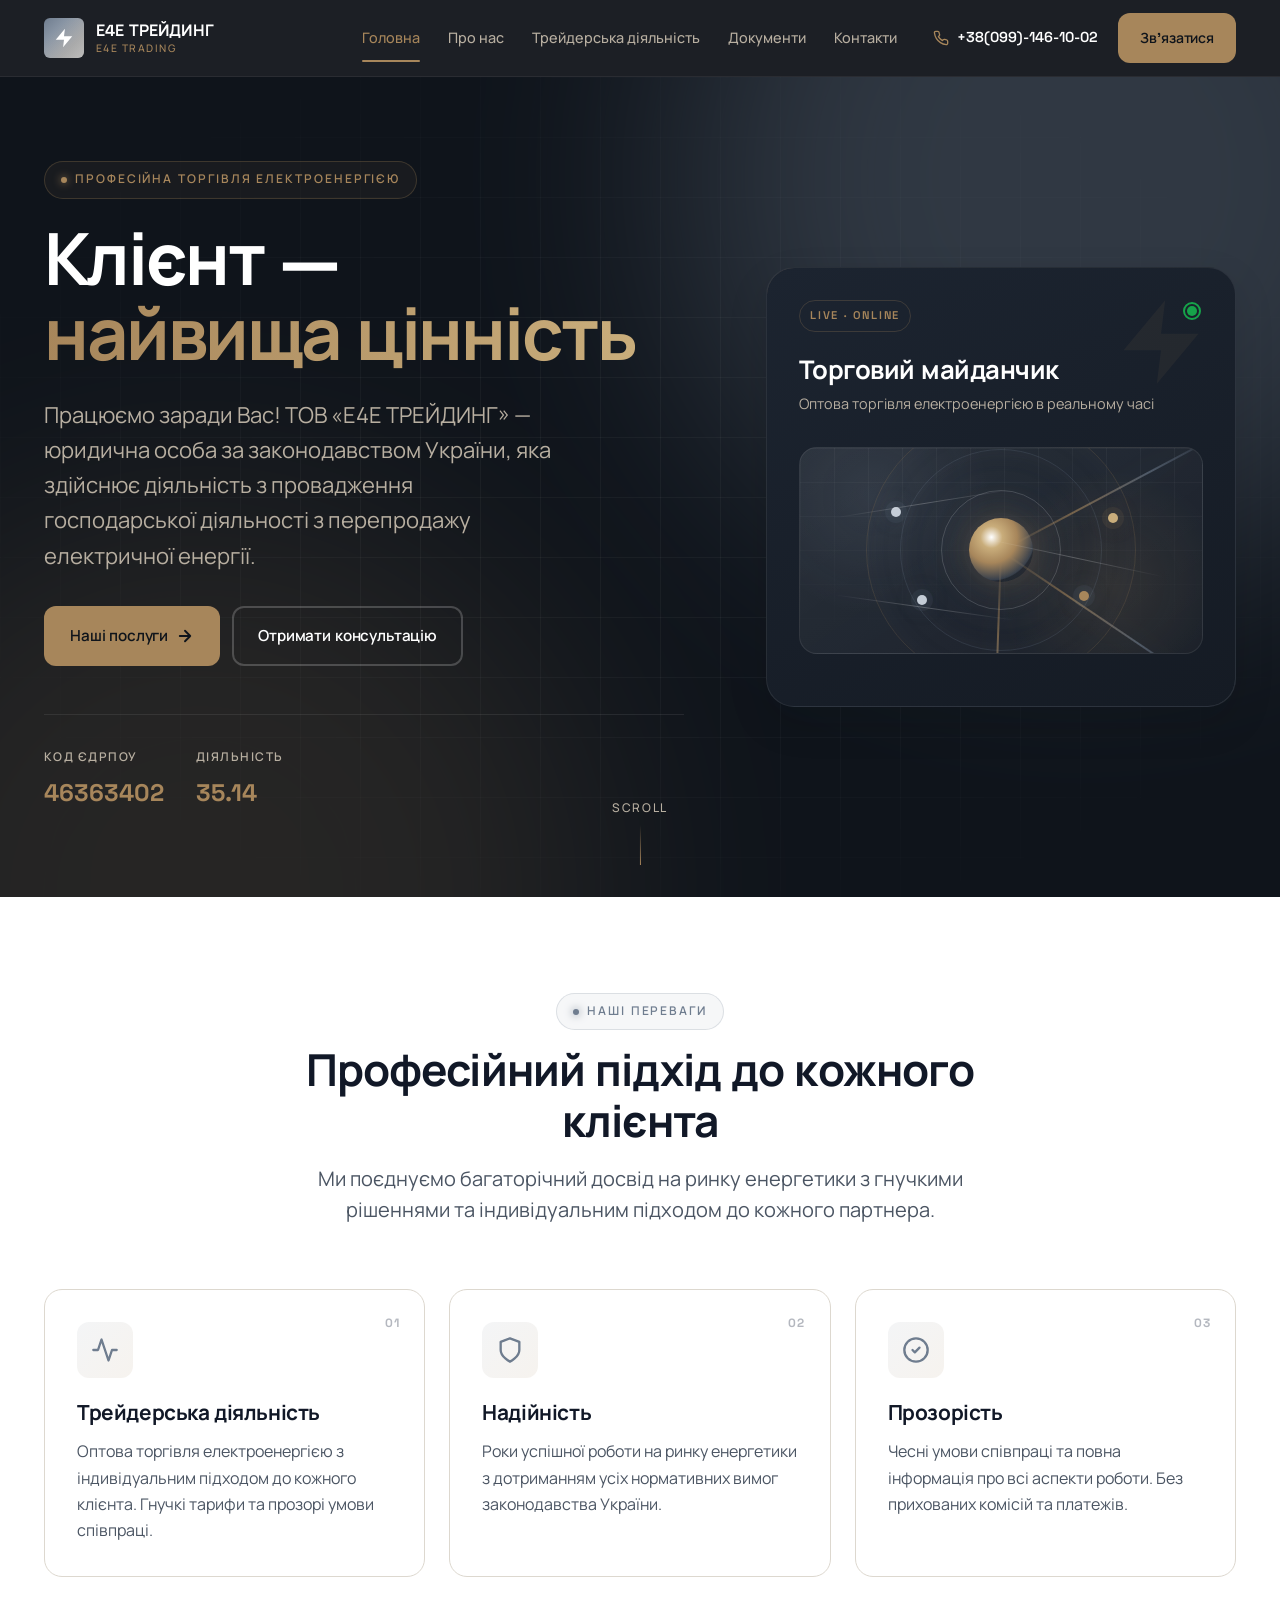
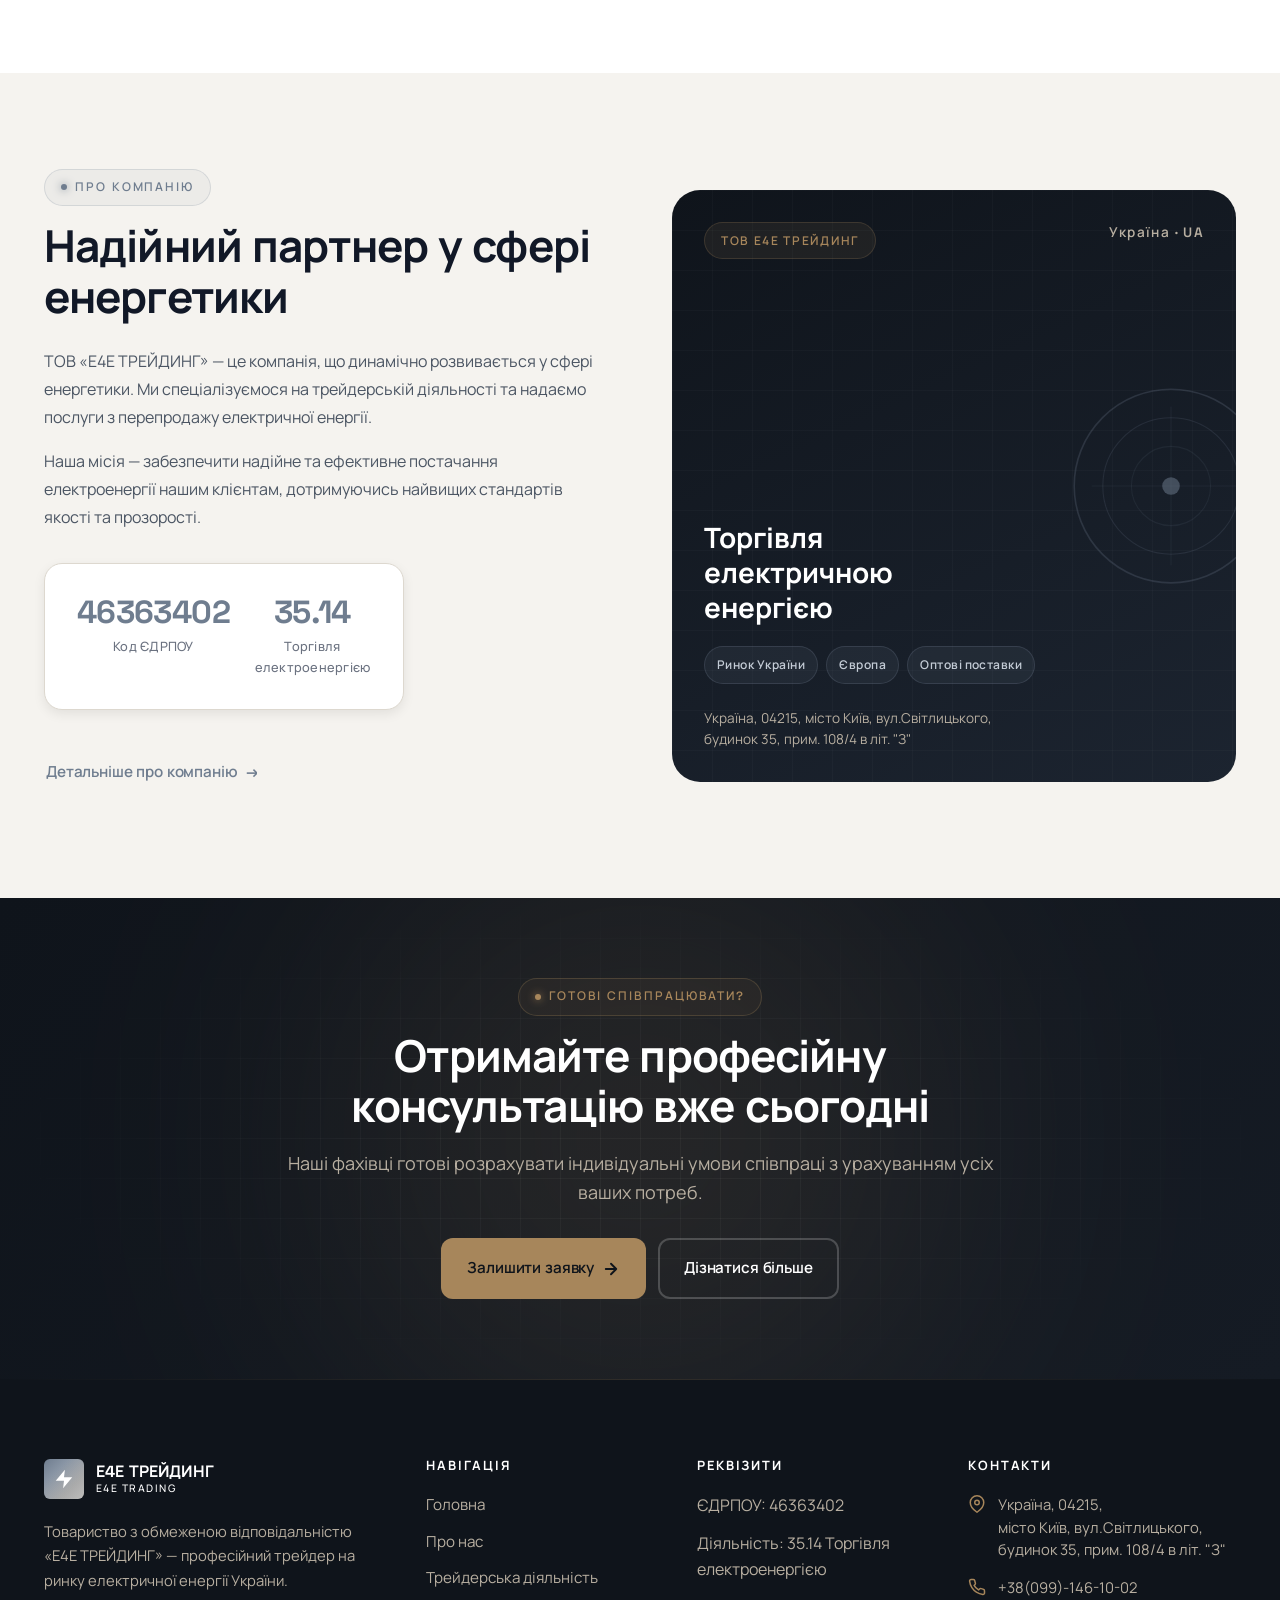
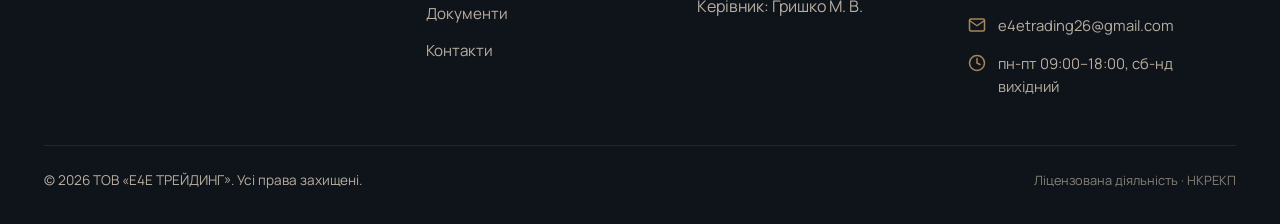
<file: index.html>
﻿<!DOCTYPE html>
<html lang="uk">
<head>
    <meta charset="UTF-8">
    <meta name="viewport" content="width=device-width, initial-scale=1.0">
    <title>Е4Е ТРЕЙДИНГ — Професійна торгівля електроенергією в Україні</title>
    <meta name="description" content="ТОВ «Е4Е ТРЕЙДИНГ» — надійний постачальник електроенергії. Оптова торгівля електроенергією з індивідуальним підходом до кожного клієнта.">
    <meta name="keywords" content="електроенергія, трейдер, постачальник електроенергії, оптова торгівля, Е4Е ТРЕЙДИНГ">
    <link rel="stylesheet" href="css/style.css">
    <link rel="icon" type="image/svg+xml" href='data:image/svg+xml,<svg xmlns="http://www.w3.org/2000/svg" viewBox="0 0 24 24" fill="%23a7865b"><path d="M13 2L3 14h9l-1 8 10-12h-9l1-8z"/></svg>'>
</head>
<body>

    <!-- ========== HEADER ========== -->
    <header class="header">
        <div class="container">
            <div class="header__inner">
                <a href="index.html" class="logo" aria-label="Е4Е ТРЕЙДИНГ — головна">
                    <span class="logo__mark">
                        <svg viewBox="0 0 24 24" fill="currentColor" aria-hidden="true">
                            <path d="M13 2L3 14h9l-1 8 10-12h-9l1-8z"/>
                        </svg>
                    </span>
                    <span class="logo__text">
                        <span class="logo__name">Е4Е ТРЕЙДИНГ</span>
                        <span class="logo__tagline">E4E TRADING</span>
                    </span>
                </a>

                <button class="nav-toggle" aria-label="Відкрити меню" aria-expanded="false">
                    <span></span><span></span><span></span>
                </button>

                <div class="header__nav-wrapper">
                    <nav class="nav" aria-label="Головне меню">
                        <a href="index.html" class="nav__link is-active">Головна</a>
                        <a href="about.html" class="nav__link">Про нас</a>
                        <a href="services.html" class="nav__link">Трейдерська діяльність</a>
                        <a href="documents.html" class="nav__link">Документи</a>
                        <a href="contact.html" class="nav__link">Контакти</a>
                    </nav>
                    <div class="header__cta">
                        <a href="tel:+380991461002" class="header__phone">
                            <svg viewBox="0 0 24 24" fill="none" stroke="currentColor" stroke-width="2" stroke-linecap="round" stroke-linejoin="round" aria-hidden="true">
                                <path d="M22 16.92v3a2 2 0 0 1-2.18 2 19.79 19.79 0 0 1-8.63-3.07 19.5 19.5 0 0 1-6-6 19.79 19.79 0 0 1-3.07-8.67A2 2 0 0 1 4.11 2h3a2 2 0 0 1 2 1.72 12.84 12.84 0 0 0 .7 2.81 2 2 0 0 1-.45 2.11L8.09 9.91a16 16 0 0 0 6 6l1.27-1.27a2 2 0 0 1 2.11-.45 12.84 12.84 0 0 0 2.81.7A2 2 0 0 1 22 16.92z"/>
                            </svg>
                            +38(099)-146-10-02
                        </a>
                        <a href="contact.html" class="btn btn--accent">Зв'язатися</a>
                    </div>
                </div>
            </div>
        </div>
    </header>

    <main>

        <!-- ========== HERO ========== -->
        <section class="hero">
            <div class="hero__grid-bg"></div>
            <div class="hero__gradient hero__gradient--1"></div>
            <div class="hero__gradient hero__gradient--2"></div>

            <div class="container">
                <div class="hero__inner">
                    <div class="hero__content fade-up">
                        <span class="eyebrow eyebrow--inverse">Професійна торгівля електроенергією</span>

                        <h1 class="hero__title">
                            Клієнт —<br>
                            <span class="hero__title-accent">найвища цінність</span>
                        </h1>

                        <p class="hero__subtitle">
                            Працюємо заради Вас! ТОВ «Е4Е ТРЕЙДИНГ» — юридична особа за законодавством України, яка здійснює діяльність з провадження господарської діяльності з перепродажу електричної енергії.
                        </p>

                        <div class="hero__cta">
                            <a href="services.html" class="btn btn--accent">
                                Наші послуги
                                <svg width="18" height="18" viewBox="0 0 24 24" fill="none" stroke="currentColor" stroke-width="2.5" stroke-linecap="round" stroke-linejoin="round" aria-hidden="true">
                                    <path d="M5 12h14M12 5l7 7-7 7"/>
                                </svg>
                            </a>
                            <a href="contact.html" class="btn btn--outline-light">Отримати консультацію</a>
                        </div>

                        <div class="hero__meta">
                            <div class="hero__meta-item">
                                <span class="hero__meta-label">Код ЄДРПОУ</span>
                                <span class="hero__meta-value">46363402</span>
                            </div>
                            <div class="hero__meta-item">
                                <span class="hero__meta-label">Діяльність</span>
                                <span class="hero__meta-value">35.14</span>
                            </div>
                        </div>
                    </div>

                    <!-- Energy card visual -->
                    <div class="hero__visual fade-up">
                        <div class="energy-card">
                            <svg class="energy-card__bolt" viewBox="0 0 24 24" fill="currentColor" aria-hidden="true">
                                <path d="M13 2L3 14h9l-1 8 10-12h-9l1-8z"/>
                            </svg>

                            <div class="energy-card__header">
                                <span class="energy-card__chip">Live · Online</span>
                                <span class="energy-card__pulse" aria-hidden="true"></span>
                            </div>

                            <h3 class="energy-card__title">Торговий майданчик</h3>
                            <p class="energy-card__subtitle">Оптова торгівля електроенергією в реальному часі</p>

                            <div class="energy-card__market" aria-hidden="true">
                                <div class="market-orbit">
                                    <span class="market-orbit__ring market-orbit__ring--outer"></span>
                                    <span class="market-orbit__ring market-orbit__ring--middle"></span>
                                    <span class="market-orbit__ring market-orbit__ring--inner"></span>
                                    <span class="market-orbit__core"></span>
                                    <span class="market-orbit__line market-orbit__line--a"></span>
                                    <span class="market-orbit__line market-orbit__line--b"></span>
                                    <span class="market-orbit__line market-orbit__line--c"></span>
                                    <span class="market-orbit__dot market-orbit__dot--one"></span>
                                    <span class="market-orbit__dot market-orbit__dot--two"></span>
                                    <span class="market-orbit__dot market-orbit__dot--three"></span>
                                    <span class="market-orbit__dot market-orbit__dot--four"></span>
                                </div>
                                <div class="market-flow" aria-hidden="true">
                                    <span></span>
                                    <span></span>
                                    <span></span>
                                </div>
                            </div>

                        </div>
                    </div>
                </div>
            </div>

            <div class="hero__scroll" aria-hidden="true">
                <span>Scroll</span>
                <span class="hero__scroll-line"></span>
            </div>
        </section>

        <!-- ========== ADVANTAGES ========== -->
        <section class="section">
            <div class="container">
                <div class="section-head fade-up">
                    <span class="eyebrow">Наші переваги</span>
                    <h2 class="section-head__title">Професійний підхід до кожного клієнта</h2>
                    <p class="lead">Ми поєднуємо багаторічний досвід на ринку енергетики з гнучкими рішеннями та індивідуальним підходом до кожного партнера.</p>
                </div>

                <div class="advantages">
                    <div class="advantage-card fade-up">
                        <span class="advantage-card__number">01</span>
                        <div class="advantage-card__icon">
                            <svg viewBox="0 0 24 24" fill="none" stroke="currentColor" stroke-width="2" stroke-linecap="round" stroke-linejoin="round" aria-hidden="true">
                                <polyline points="22 12 18 12 15 21 9 3 6 12 2 12"/>
                            </svg>
                        </div>
                        <h3 class="advantage-card__title">Трейдерська діяльність</h3>
                        <p class="advantage-card__text">Оптова торгівля електроенергією з індивідуальним підходом до кожного клієнта. Гнучкі тарифи та прозорі умови співпраці.</p>
                    </div>

                    <div class="advantage-card fade-up">
                        <span class="advantage-card__number">02</span>
                        <div class="advantage-card__icon">
                            <svg viewBox="0 0 24 24" fill="none" stroke="currentColor" stroke-width="2" stroke-linecap="round" stroke-linejoin="round" aria-hidden="true">
                                <path d="M12 22s8-4 8-10V5l-8-3-8 3v7c0 6 8 10 8 10z"/>
                            </svg>
                        </div>
                        <h3 class="advantage-card__title">Надійність</h3>
                        <p class="advantage-card__text">Роки успішної роботи на ринку енергетики з дотриманням усіх нормативних вимог законодавства України.</p>
                    </div>

                    <div class="advantage-card fade-up">
                        <span class="advantage-card__number">03</span>
                        <div class="advantage-card__icon">
                            <svg viewBox="0 0 24 24" fill="none" stroke="currentColor" stroke-width="2" stroke-linecap="round" stroke-linejoin="round" aria-hidden="true">
                                <circle cx="12" cy="12" r="10"/>
                                <path d="M9 12l2 2 4-4"/>
                            </svg>
                        </div>
                        <h3 class="advantage-card__title">Прозорість</h3>
                        <p class="advantage-card__text">Чесні умови співпраці та повна інформація про всі аспекти роботи. Без прихованих комісій та платежів.</p>
                    </div>
                </div>
            </div>
        </section>

        <!-- ========== ABOUT PREVIEW ========== -->
        <section class="section section--alt">
            <div class="container">
                <div class="about-preview">
                    <div class="about-preview__text fade-up">
                        <span class="eyebrow">Про компанію</span>
                        <h2 style="margin:var(--space-4) 0 var(--space-6)">Надійний партнер у сфері енергетики</h2>
                        <p>ТОВ «Е4Е ТРЕЙДИНГ» — це компанія, що динамічно розвивається у сфері енергетики. Ми спеціалізуємося на трейдерській діяльності та надаємо послуги з перепродажу електричної енергії.</p>
                        <p>Наша місія — забезпечити надійне та ефективне постачання електроенергії нашим клієнтам, дотримуючись найвищих стандартів якості та прозорості.</p>

                        <div class="about-preview__stats" style="grid-template-columns:repeat(2,1fr);max-width:360px">
                            <div class="stat">
                                <div class="stat__value">46363402</div>
                                <div class="stat__label">Код ЄДРПОУ</div>
                            </div>
                            <div class="stat">
                                <div class="stat__value">35.14</div>
                                <div class="stat__label">Торгівля електроенергією</div>
                            </div>
                        </div>

                        <a href="about.html" class="btn btn--ghost" style="margin-top:var(--space-8)">
                            Детальніше про компанію
                            <span class="btn__arrow">→</span>
                        </a>
                    </div>

                    <div class="about-preview__visual fade-up">
                        <div class="about-preview__visual-deco" aria-hidden="true">
                            <svg class="about-preview__visual-ring" viewBox="0 0 200 200" fill="none">
                                <circle cx="100" cy="100" r="88" stroke="currentColor" stroke-width="1.5" opacity="0.25"/>
                                <circle cx="100" cy="100" r="62" stroke="currentColor" stroke-width="1" opacity="0.18"/>
                                <circle cx="100" cy="100" r="36" stroke="currentColor" stroke-width="1" opacity="0.12"/>
                                <path d="M100 28 L100 172 M28 100 L172 100" stroke="currentColor" stroke-width="1" opacity="0.1"/>
                                <circle cx="100" cy="100" r="8" fill="currentColor" opacity="0.5"/>
                            </svg>
                        </div>
                        <div class="about-preview__visual-top">
                            <span class="about-preview__visual-badge">ТОВ Е4Е ТРЕЙДИНГ</span>
                            <span class="about-preview__visual-code">Україна · UA</span>
                        </div>
                        <div class="about-preview__visual-main">
                            <p class="about-preview__visual-title">Торгівля електричною енергією</p>
                            <ul class="about-preview__visual-tags">
                                <li>Ринок України</li>
                                <li>Європа</li>
                                <li>Оптові поставки</li>
                            </ul>
                            <p class="about-preview__visual-label">Україна, 04215, місто Київ, вул.Світлицького, будинок 35, прим. 108/4 в літ. "З"</p>
                        </div>
                    </div>
                </div>
            </div>
        </section>

        <!-- ========== CTA ========== -->
        <section class="cta">
            <div class="cta__glow"></div>
            <div class="container">
                <div class="cta__inner fade-up">
                    <span class="eyebrow eyebrow--inverse">Готові співпрацювати?</span>
                    <h2 class="cta__title">Отримайте професійну консультацію вже сьогодні</h2>
                    <p class="cta__text">Наші фахівці готові розрахувати індивідуальні умови співпраці з урахуванням усіх ваших потреб.</p>
                    <div class="cta__buttons">
                        <a href="contact.html" class="btn btn--accent">
                            Залишити заявку
                            <svg width="18" height="18" viewBox="0 0 24 24" fill="none" stroke="currentColor" stroke-width="2.5" stroke-linecap="round" stroke-linejoin="round" aria-hidden="true">
                                <path d="M5 12h14M12 5l7 7-7 7"/>
                            </svg>
                        </a>
                        <a href="services.html" class="btn btn--outline-light">Дізнатися більше</a>
                    </div>
                </div>
            </div>
        </section>

    </main>

    <!-- ========== FOOTER ========== -->
    <footer class="footer">
        <div class="container">
            <div class="footer__main">
                <div class="footer__brand">
                    <a href="index.html" class="logo">
                        <span class="logo__mark">
                            <svg viewBox="0 0 24 24" fill="currentColor" aria-hidden="true">
                                <path d="M13 2L3 14h9l-1 8 10-12h-9l1-8z"/>
                            </svg>
                        </span>
                        <span class="logo__text">
                            <span class="logo__name">Е4Е ТРЕЙДИНГ</span>
                            <span class="logo__tagline">E4E TRADING</span>
                        </span>
                    </a>
                    <p class="footer__desc">Товариство з обмеженою відповідальністю «Е4Е ТРЕЙДИНГ» — професійний трейдер на ринку електричної енергії України.</p>
                </div>

                <div class="footer__col">
                    <h4 class="footer__col-title">Навігація</h4>
                    <div class="footer__links">
                        <a href="index.html">Головна</a>
                        <a href="about.html">Про нас</a>
                        <a href="services.html">Трейдерська діяльність</a>
                        <a href="documents.html">Документи</a>
                        <a href="contact.html">Контакти</a>
                    </div>
                </div>

                <div class="footer__col">
                    <h4 class="footer__col-title">Реквізити</h4>
                    <div class="footer__links">
                        <span>ЄДРПОУ: 46363402</span>
                        <span>Діяльність: 35.14 Торгівля електроенергією</span>
                        <span>Керівник: Гришко М. В.</span>
                    </div>
                </div>

                <div class="footer__col">
                    <h4 class="footer__col-title">Контакти</h4>
                    <div class="footer__contacts">
                        <div class="footer__contact-item">
                            <svg viewBox="0 0 24 24" fill="none" stroke="currentColor" stroke-width="2" stroke-linecap="round" stroke-linejoin="round" aria-hidden="true">
                                <path d="M21 10c0 7-9 13-9 13s-9-6-9-13a9 9 0 0 1 18 0z"/>
                                <circle cx="12" cy="10" r="3"/>
                            </svg>
                            <span>Україна, 04215,<br>місто Київ, вул.Світлицького,<br>будинок 35, прим. 108/4 в літ. "З"</span>
                        </div>
                        <div class="footer__contact-item">
                            <svg viewBox="0 0 24 24" fill="none" stroke="currentColor" stroke-width="2" stroke-linecap="round" stroke-linejoin="round" aria-hidden="true">
                                <path d="M22 16.92v3a2 2 0 0 1-2.18 2 19.79 19.79 0 0 1-8.63-3.07 19.5 19.5 0 0 1-6-6 19.79 19.79 0 0 1-3.07-8.67A2 2 0 0 1 4.11 2h3a2 2 0 0 1 2 1.72 12.84 12.84 0 0 0 .7 2.81 2 2 0 0 1-.45 2.11L8.09 9.91a16 16 0 0 0 6 6l1.27-1.27a2 2 0 0 1 2.11-.45 12.84 12.84 0 0 0 2.81.7A2 2 0 0 1 22 16.92z"/>
                            </svg>
                            <a href="tel:+380991461002">+38(099)-146-10-02</a>
                        </div>
                        <div class="footer__contact-item">
                            <svg viewBox="0 0 24 24" fill="none" stroke="currentColor" stroke-width="2" stroke-linecap="round" stroke-linejoin="round" aria-hidden="true">
                                <path d="M4 4h16c1.1 0 2 .9 2 2v12c0 1.1-.9 2-2 2H4c-1.1 0-2-.9-2-2V6c0-1.1.9-2 2-2z"/>
                                <polyline points="22,6 12,13 2,6"/>
                            </svg>
                            <a href="mailto:e4etrading26@gmail.com">e4etrading26@gmail.com</a>
                        </div>
                        <div class="footer__contact-item">
                            <svg viewBox="0 0 24 24" fill="none" stroke="currentColor" stroke-width="2" stroke-linecap="round" stroke-linejoin="round" aria-hidden="true">
                                <circle cx="12" cy="12" r="10"/>
                                <polyline points="12 6 12 12 16 14"/>
                            </svg>
                            <span>пн-пт 09:00–18:00, сб-нд вихідний</span>
                        </div>
                    </div>
                </div>
            </div>

            <div class="footer__bottom">
                <span>© 2026 ТОВ «Е4Е ТРЕЙДИНГ». Усі права захищені.</span>
                <span class="footer__legal">Ліцензована діяльність · НКРЕКП</span>
            </div>
        </div>
    </footer>

    <script src="js/main.js"></script>
</body>
</html>
</file>
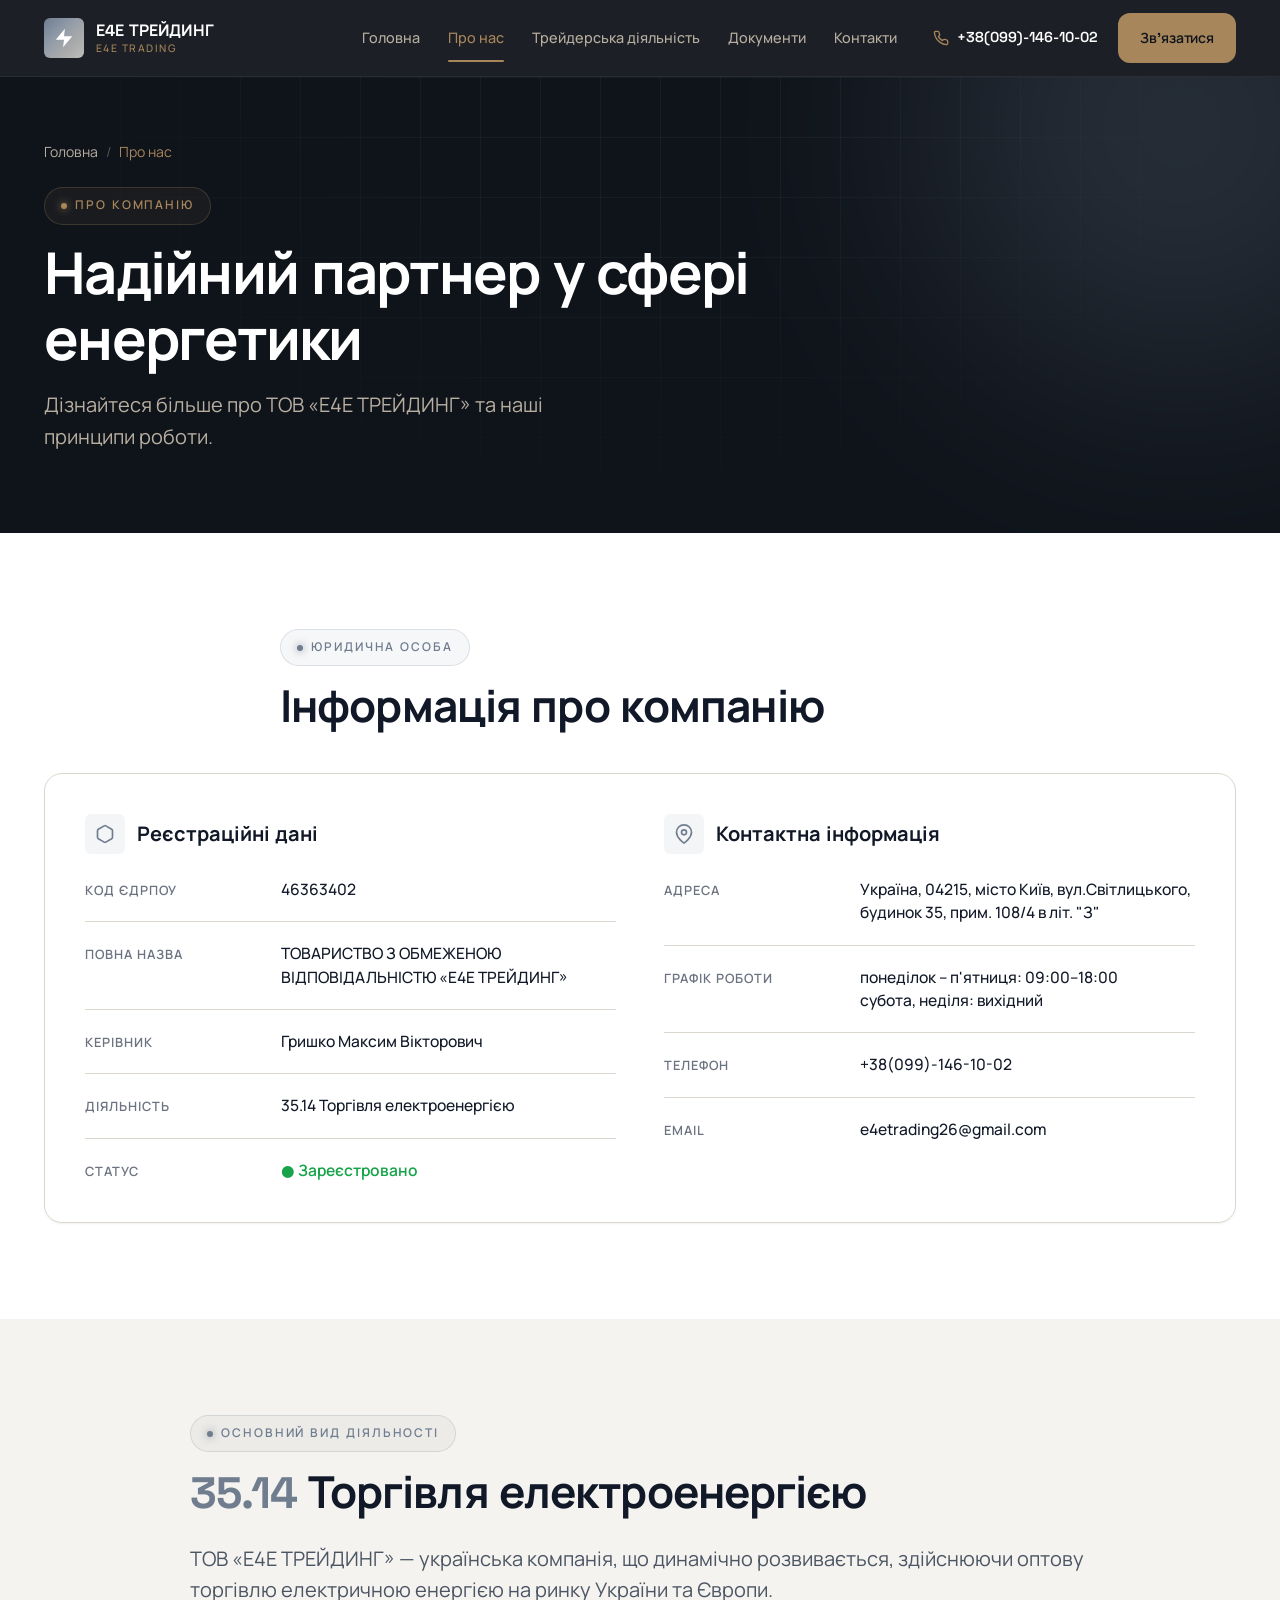
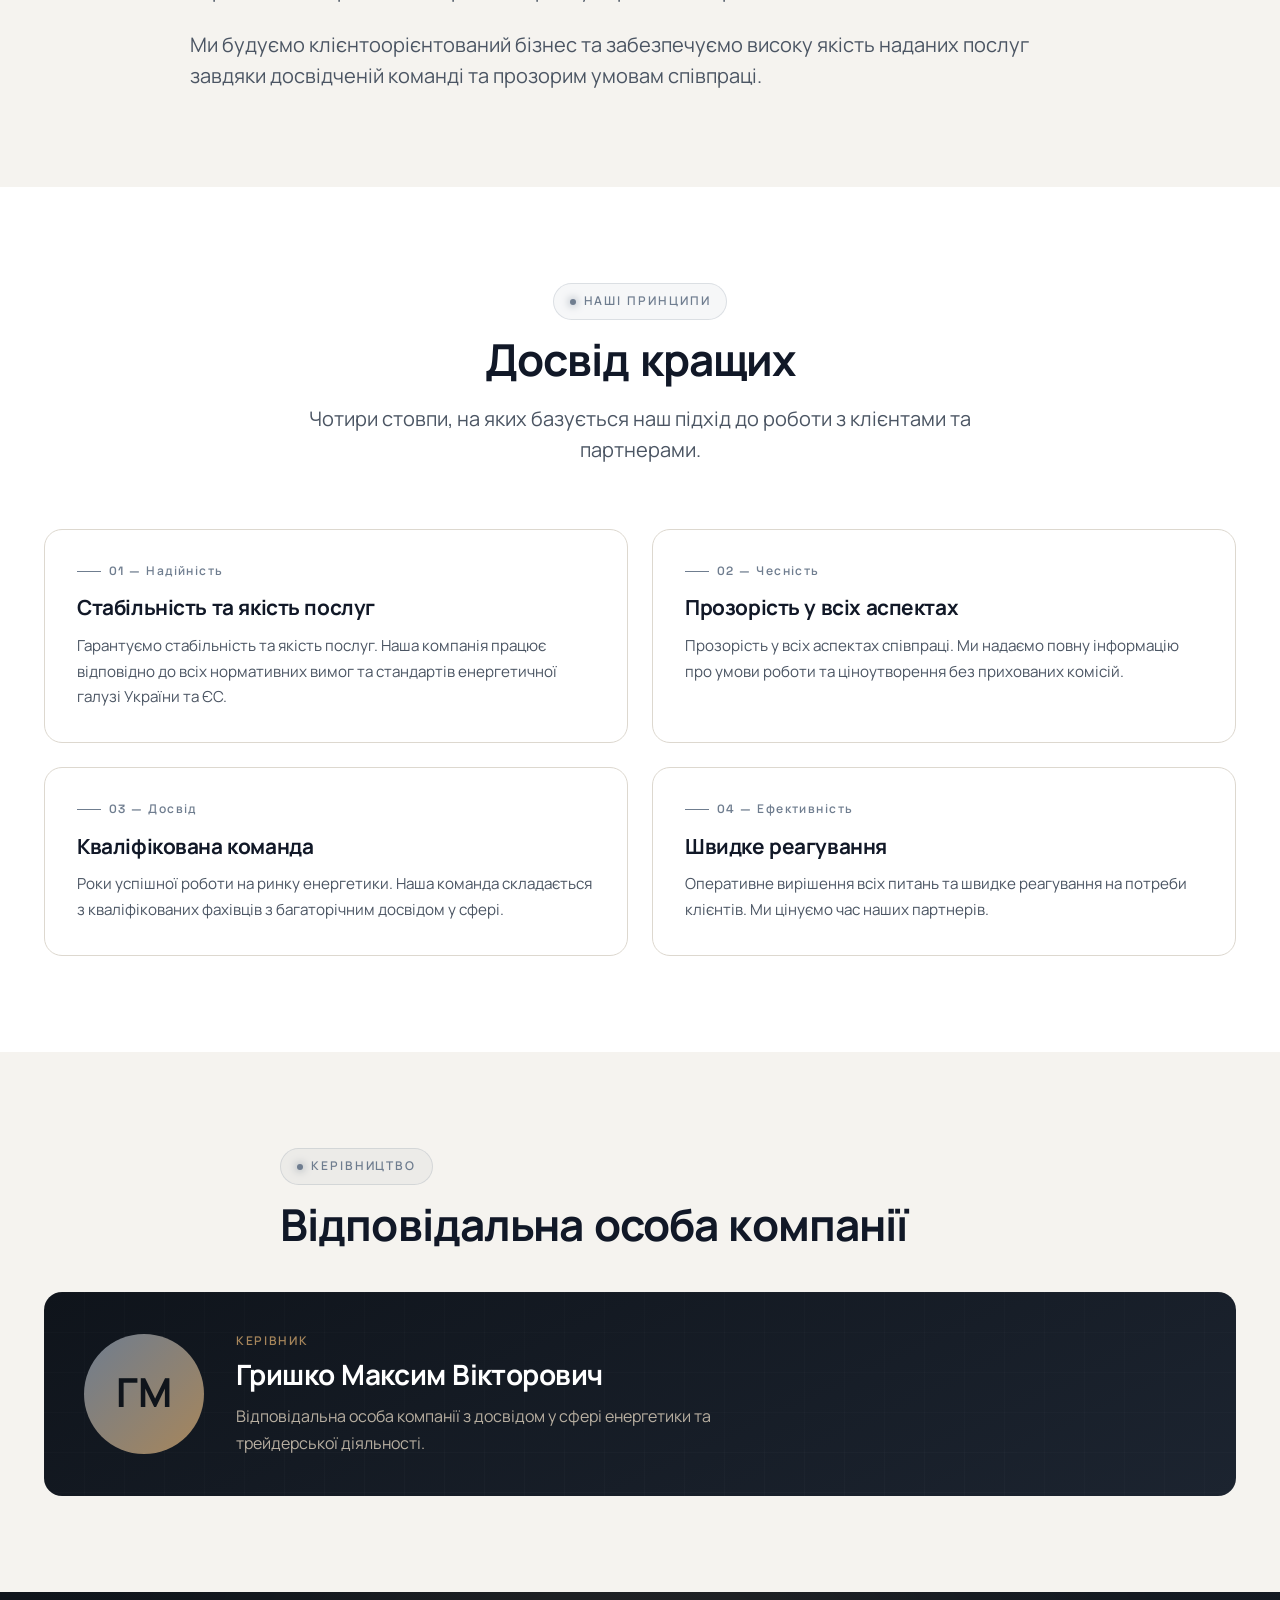
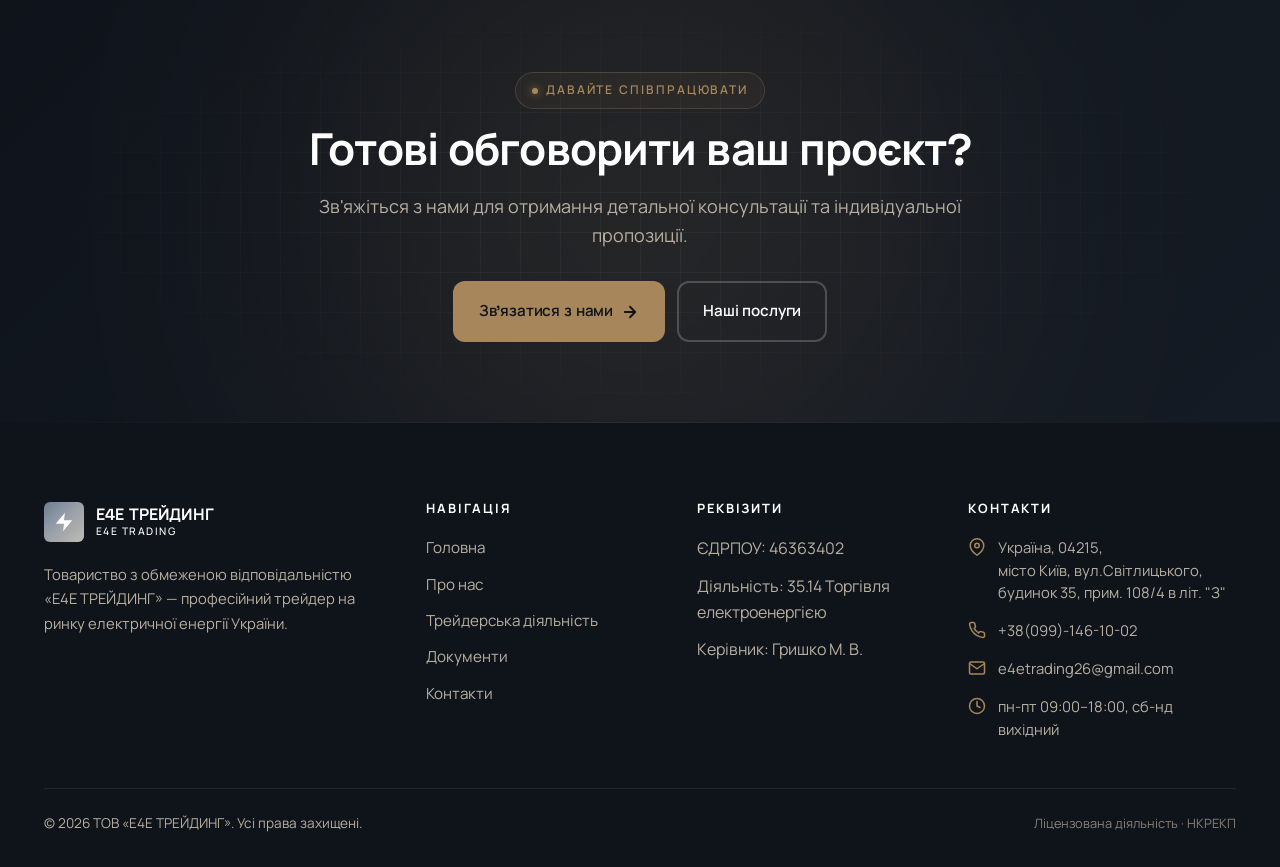
<file: about.html>
﻿<!DOCTYPE html>
<html lang="uk">
<head>
    <meta charset="UTF-8">
    <meta name="viewport" content="width=device-width, initial-scale=1.0">
    <title>Про нас — ТОВ «Е4Е ТРЕЙДИНГ»</title>
    <meta name="description" content="Дізнайтеся більше про ТОВ «Е4Е ТРЕЙДИНГ» — компанію, що здійснює оптову торгівлю електричною енергією на ринку України та Європи.">
    <link rel="stylesheet" href="css/style.css">
    <link rel="icon" type="image/svg+xml" href='data:image/svg+xml,<svg xmlns="http://www.w3.org/2000/svg" viewBox="0 0 24 24" fill="%23a7865b"><path d="M13 2L3 14h9l-1 8 10-12h-9l1-8z"/></svg>'>
</head>
<body>

    <!-- ========== HEADER ========== -->
    <header class="header">
        <div class="container">
            <div class="header__inner">
                <a href="index.html" class="logo">
                    <span class="logo__mark">
                        <svg viewBox="0 0 24 24" fill="currentColor" aria-hidden="true">
                            <path d="M13 2L3 14h9l-1 8 10-12h-9l1-8z"/>
                        </svg>
                    </span>
                    <span class="logo__text">
                        <span class="logo__name">Е4Е ТРЕЙДИНГ</span>
                        <span class="logo__tagline">E4E TRADING</span>
                    </span>
                </a>

                <button class="nav-toggle" aria-label="Відкрити меню" aria-expanded="false">
                    <span></span><span></span><span></span>
                </button>

                <div class="header__nav-wrapper">
                    <nav class="nav" aria-label="Головне меню">
                        <a href="index.html" class="nav__link">Головна</a>
                        <a href="about.html" class="nav__link is-active">Про нас</a>
                        <a href="services.html" class="nav__link">Трейдерська діяльність</a>
                        <a href="documents.html" class="nav__link">Документи</a>
                        <a href="contact.html" class="nav__link">Контакти</a>
                    </nav>
                    <div class="header__cta">
                        <a href="tel:+380991461002" class="header__phone">
                            <svg viewBox="0 0 24 24" fill="none" stroke="currentColor" stroke-width="2" stroke-linecap="round" stroke-linejoin="round" aria-hidden="true">
                                <path d="M22 16.92v3a2 2 0 0 1-2.18 2 19.79 19.79 0 0 1-8.63-3.07 19.5 19.5 0 0 1-6-6 19.79 19.79 0 0 1-3.07-8.67A2 2 0 0 1 4.11 2h3a2 2 0 0 1 2 1.72 12.84 12.84 0 0 0 .7 2.81 2 2 0 0 1-.45 2.11L8.09 9.91a16 16 0 0 0 6 6l1.27-1.27a2 2 0 0 1 2.11-.45 12.84 12.84 0 0 0 2.81.7A2 2 0 0 1 22 16.92z"/>
                            </svg>
                            +38(099)-146-10-02
                        </a>
                        <a href="contact.html" class="btn btn--accent">Зв'язатися</a>
                    </div>
                </div>
            </div>
        </div>
    </header>

    <main>

        <!-- ========== PAGE HEADER ========== -->
        <section class="page-header">
            <div class="page-header__grid-bg"></div>
            <div class="page-header__glow"></div>
            <div class="container">
                <div class="page-header__inner">
                    <nav class="breadcrumbs" aria-label="Хлібні крихти">
                        <a href="index.html">Головна</a>
                        <span class="breadcrumbs__sep">/</span>
                        <span class="breadcrumbs__current">Про нас</span>
                    </nav>
                    <span class="eyebrow eyebrow--inverse">Про компанію</span>
                    <h1 class="page-header__title">Надійний партнер у сфері енергетики</h1>
                    <p class="page-header__subtitle">Дізнайтеся більше про ТОВ «Е4Е ТРЕЙДИНГ» та наші принципи роботи.</p>
                </div>
            </div>
        </section>

        <!-- ========== COMPANY INFO ========== -->
        <section class="section">
            <div class="container">
                <div class="section-head fade-up" style="text-align:left;margin-bottom:var(--space-10)">
                    <span class="eyebrow">Юридична особа</span>
                    <h2 class="section-head__title" style="margin:var(--space-4) 0">Інформація про компанію</h2>
                </div>

                <div class="info-panel fade-up">
                    <div>
                        <div class="info-panel__heading">
                            <span class="info-panel__heading-icon">
                                <svg width="20" height="20" viewBox="0 0 24 24" fill="none" stroke="currentColor" stroke-width="2" stroke-linecap="round" stroke-linejoin="round" aria-hidden="true">
                                    <path d="M21 16V8a2 2 0 0 0-1-1.73l-7-4a2 2 0 0 0-2 0l-7 4A2 2 0 0 0 3 8v8a2 2 0 0 0 1 1.73l7 4a2 2 0 0 0 2 0l7-4A2 2 0 0 0 21 16z"/>
                                </svg>
                            </span>
                            Реєстраційні дані
                        </div>
                        <ul class="info-list">
                            <li class="info-list__item">
                                <span class="info-list__label">Код ЄДРПОУ</span>
                                <span class="info-list__value">46363402</span>
                            </li>
                            <li class="info-list__item">
                                <span class="info-list__label">Повна назва</span>
                                <span class="info-list__value">ТОВАРИСТВО З ОБМЕЖЕНОЮ ВІДПОВІДАЛЬНІСТЮ «Е4Е ТРЕЙДИНГ»</span>
                            </li>
                            <li class="info-list__item">
                                <span class="info-list__label">Керівник</span>
                                <span class="info-list__value">Гришко Максим Вікторович</span>
                            </li>
                            <li class="info-list__item">
                                <span class="info-list__label">Діяльність</span>
                                <span class="info-list__value">35.14 Торгівля електроенергією</span>
                            </li>
                            <li class="info-list__item">
                                <span class="info-list__label">Статус</span>
                                <span class="info-list__value" style="color:var(--color-success);font-weight:600">● Зареєстровано</span>
                            </li>
                        </ul>
                    </div>

                    <div>
                        <div class="info-panel__heading">
                            <span class="info-panel__heading-icon">
                                <svg width="20" height="20" viewBox="0 0 24 24" fill="none" stroke="currentColor" stroke-width="2" stroke-linecap="round" stroke-linejoin="round" aria-hidden="true">
                                    <path d="M21 10c0 7-9 13-9 13s-9-6-9-13a9 9 0 0 1 18 0z"/>
                                    <circle cx="12" cy="10" r="3"/>
                                </svg>
                            </span>
                            Контактна інформація
                        </div>
                        <ul class="info-list">
                            <li class="info-list__item">
                                <span class="info-list__label">Адреса</span>
                                <span class="info-list__value">Україна, 04215, місто Київ, вул.Світлицького, будинок 35, прим. 108/4 в літ. "З"</span>
                            </li>
                            <li class="info-list__item">
                                <span class="info-list__label">Графік роботи</span>
                                <span class="info-list__value">понеділок – п'ятниця: 09:00–18:00<br>субота, неділя: вихідний</span>
                            </li>
                            <li class="info-list__item">
                                <span class="info-list__label">Телефон</span>
                                <span class="info-list__value"><a href="tel:+380991461002">+38(099)-146-10-02</a></span>
                            </li>
                            <li class="info-list__item">
                                <span class="info-list__label">Email</span>
                                <span class="info-list__value"><a href="mailto:e4etrading26@gmail.com">e4etrading26@gmail.com</a></span>
                            </li>
                        </ul>
                    </div>
                </div>
            </div>
        </section>

        <!-- ========== MAIN ACTIVITY ========== -->
        <section class="section section--alt">
            <div class="container">
                <div style="max-width:900px;margin:0 auto" class="fade-up">
                    <span class="eyebrow">Основний вид діяльності</span>
                    <h2 style="margin:var(--space-4) 0 var(--space-6)">
                        <span style="font-family:var(--font-display);color:var(--color-primary)">35.14</span> Торгівля електроенергією
                    </h2>
                    <p class="lead" style="margin-bottom:var(--space-6)">
                        ТОВ «Е4Е ТРЕЙДИНГ» — українська компанія, що динамічно розвивається, здійснюючи оптову торгівлю електричною енергією на ринку України та Європи.
                    </p>
                    <p class="lead">
                        Ми будуємо клієнтоорієнтований бізнес та забезпечуємо високу якість наданих послуг завдяки досвідченій команді та прозорим умовам співпраці.
                    </p>
                </div>
            </div>
        </section>

        <!-- ========== PRINCIPLES ========== -->
        <section class="section">
            <div class="container">
                <div class="section-head fade-up">
                    <span class="eyebrow">Наші принципи</span>
                    <h2 class="section-head__title">Досвід кращих</h2>
                    <p class="lead">Чотири стовпи, на яких базується наш підхід до роботи з клієнтами та партнерами.</p>
                </div>

                <div class="principles">
                    <article class="principle-card fade-up">
                        <div class="principle-card__num">01 — Надійність</div>
                        <h3 class="principle-card__title">Стабільність та якість послуг</h3>
                        <p class="principle-card__text">Гарантуємо стабільність та якість послуг. Наша компанія працює відповідно до всіх нормативних вимог та стандартів енергетичної галузі України та ЄС.</p>
                    </article>

                    <article class="principle-card fade-up">
                        <div class="principle-card__num">02 — Чесність</div>
                        <h3 class="principle-card__title">Прозорість у всіх аспектах</h3>
                        <p class="principle-card__text">Прозорість у всіх аспектах співпраці. Ми надаємо повну інформацію про умови роботи та ціноутворення без прихованих комісій.</p>
                    </article>

                    <article class="principle-card fade-up">
                        <div class="principle-card__num">03 — Досвід</div>
                        <h3 class="principle-card__title">Кваліфікована команда</h3>
                        <p class="principle-card__text">Роки успішної роботи на ринку енергетики. Наша команда складається з кваліфікованих фахівців з багаторічним досвідом у сфері.</p>
                    </article>

                    <article class="principle-card fade-up">
                        <div class="principle-card__num">04 — Ефективність</div>
                        <h3 class="principle-card__title">Швидке реагування</h3>
                        <p class="principle-card__text">Оперативне вирішення всіх питань та швидке реагування на потреби клієнтів. Ми цінуємо час наших партнерів.</p>
                    </article>
                </div>
            </div>
        </section>

        <!-- ========== LEADERSHIP ========== -->
        <section class="section section--alt">
            <div class="container">
                <div class="section-head fade-up" style="text-align:left;margin-bottom:var(--space-10)">
                    <span class="eyebrow">Керівництво</span>
                    <h2 class="section-head__title" style="margin:var(--space-4) 0">Відповідальна особа компанії</h2>
                </div>

                <div class="leader-card fade-up">
                    <div class="leader-card__avatar">ГМ</div>
                    <div class="leader-card__content">
                        <div class="leader-card__role">Керівник</div>
                        <h3 class="leader-card__name">Гришко Максим Вікторович</h3>
                        <p class="leader-card__desc">Відповідальна особа компанії з досвідом у сфері енергетики та трейдерської діяльності.</p>
                    </div>
                </div>
            </div>
        </section>

        <!-- ========== CTA ========== -->
        <section class="cta">
            <div class="cta__glow"></div>
            <div class="container">
                <div class="cta__inner fade-up">
                    <span class="eyebrow eyebrow--inverse">Давайте співпрацювати</span>
                    <h2 class="cta__title">Готові обговорити ваш проєкт?</h2>
                    <p class="cta__text">Зв'яжіться з нами для отримання детальної консультації та індивідуальної пропозиції.</p>
                    <div class="cta__buttons">
                        <a href="contact.html" class="btn btn--accent">
                            Зв'язатися з нами
                            <svg width="18" height="18" viewBox="0 0 24 24" fill="none" stroke="currentColor" stroke-width="2.5" stroke-linecap="round" stroke-linejoin="round" aria-hidden="true">
                                <path d="M5 12h14M12 5l7 7-7 7"/>
                            </svg>
                        </a>
                        <a href="services.html" class="btn btn--outline-light">Наші послуги</a>
                    </div>
                </div>
            </div>
        </section>

    </main>

    <!-- ========== FOOTER ========== -->
    <footer class="footer">
        <div class="container">
            <div class="footer__main">
                <div class="footer__brand">
                    <a href="index.html" class="logo">
                        <span class="logo__mark">
                            <svg viewBox="0 0 24 24" fill="currentColor" aria-hidden="true">
                                <path d="M13 2L3 14h9l-1 8 10-12h-9l1-8z"/>
                            </svg>
                        </span>
                        <span class="logo__text">
                            <span class="logo__name">Е4Е ТРЕЙДИНГ</span>
                            <span class="logo__tagline">E4E TRADING</span>
                        </span>
                    </a>
                    <p class="footer__desc">Товариство з обмеженою відповідальністю «Е4Е ТРЕЙДИНГ» — професійний трейдер на ринку електричної енергії України.</p>
                </div>

                <div class="footer__col">
                    <h4 class="footer__col-title">Навігація</h4>
                    <div class="footer__links">
                        <a href="index.html">Головна</a>
                        <a href="about.html">Про нас</a>
                        <a href="services.html">Трейдерська діяльність</a>
                        <a href="documents.html">Документи</a>
                        <a href="contact.html">Контакти</a>
                    </div>
                </div>

                <div class="footer__col">
                    <h4 class="footer__col-title">Реквізити</h4>
                    <div class="footer__links">
                        <span>ЄДРПОУ: 46363402</span>
                        <span>Діяльність: 35.14 Торгівля електроенергією</span>
                        <span>Керівник: Гришко М. В.</span>
                    </div>
                </div>

                <div class="footer__col">
                    <h4 class="footer__col-title">Контакти</h4>
                    <div class="footer__contacts">
                        <div class="footer__contact-item">
                            <svg viewBox="0 0 24 24" fill="none" stroke="currentColor" stroke-width="2" stroke-linecap="round" stroke-linejoin="round" aria-hidden="true">
                                <path d="M21 10c0 7-9 13-9 13s-9-6-9-13a9 9 0 0 1 18 0z"/>
                                <circle cx="12" cy="10" r="3"/>
                            </svg>
                            <span>Україна, 04215,<br>місто Київ, вул.Світлицького,<br>будинок 35, прим. 108/4 в літ. "З"</span>
                        </div>
                        <div class="footer__contact-item">
                            <svg viewBox="0 0 24 24" fill="none" stroke="currentColor" stroke-width="2" stroke-linecap="round" stroke-linejoin="round" aria-hidden="true">
                                <path d="M22 16.92v3a2 2 0 0 1-2.18 2 19.79 19.79 0 0 1-8.63-3.07 19.5 19.5 0 0 1-6-6 19.79 19.79 0 0 1-3.07-8.67A2 2 0 0 1 4.11 2h3a2 2 0 0 1 2 1.72 12.84 12.84 0 0 0 .7 2.81 2 2 0 0 1-.45 2.11L8.09 9.91a16 16 0 0 0 6 6l1.27-1.27a2 2 0 0 1 2.11-.45 12.84 12.84 0 0 0 2.81.7A2 2 0 0 1 22 16.92z"/>
                            </svg>
                            <a href="tel:+380991461002">+38(099)-146-10-02</a>
                        </div>
                        <div class="footer__contact-item">
                            <svg viewBox="0 0 24 24" fill="none" stroke="currentColor" stroke-width="2" stroke-linecap="round" stroke-linejoin="round" aria-hidden="true">
                                <path d="M4 4h16c1.1 0 2 .9 2 2v12c0 1.1-.9 2-2 2H4c-1.1 0-2-.9-2-2V6c0-1.1.9-2 2-2z"/>
                                <polyline points="22,6 12,13 2,6"/>
                            </svg>
                            <a href="mailto:e4etrading26@gmail.com">e4etrading26@gmail.com</a>
                        </div>
                        <div class="footer__contact-item">
                            <svg viewBox="0 0 24 24" fill="none" stroke="currentColor" stroke-width="2" stroke-linecap="round" stroke-linejoin="round" aria-hidden="true">
                                <circle cx="12" cy="12" r="10"/>
                                <polyline points="12 6 12 12 16 14"/>
                            </svg>
                            <span>пн-пт 09:00–18:00, сб-нд вихідний</span>
                        </div>
                    </div>
                </div>
            </div>

            <div class="footer__bottom">
                <span>© 2026 ТОВ «Е4Е ТРЕЙДИНГ». Усі права захищені.</span>
                <span class="footer__legal">Ліцензована діяльність · НКРЕКП</span>
            </div>
        </div>
    </footer>

    <script src="js/main.js"></script>
</body>
</html>
</file>
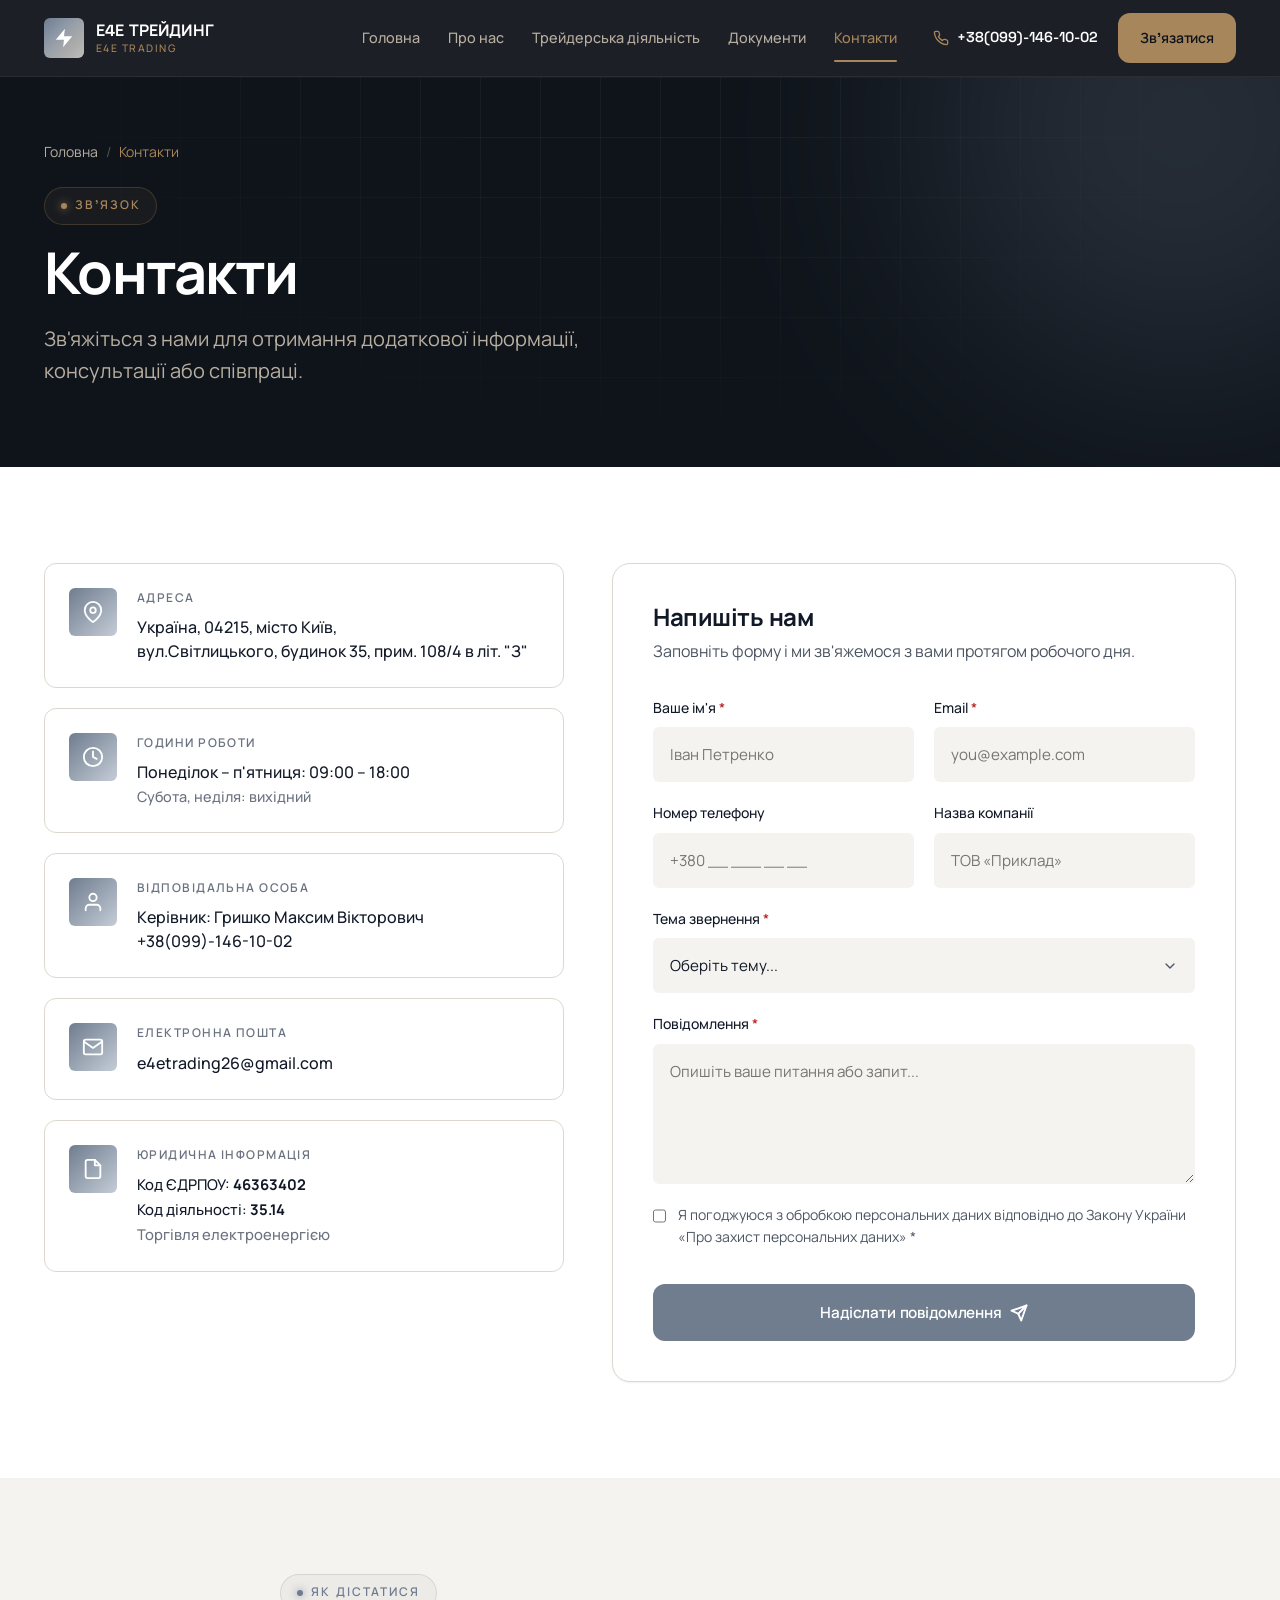
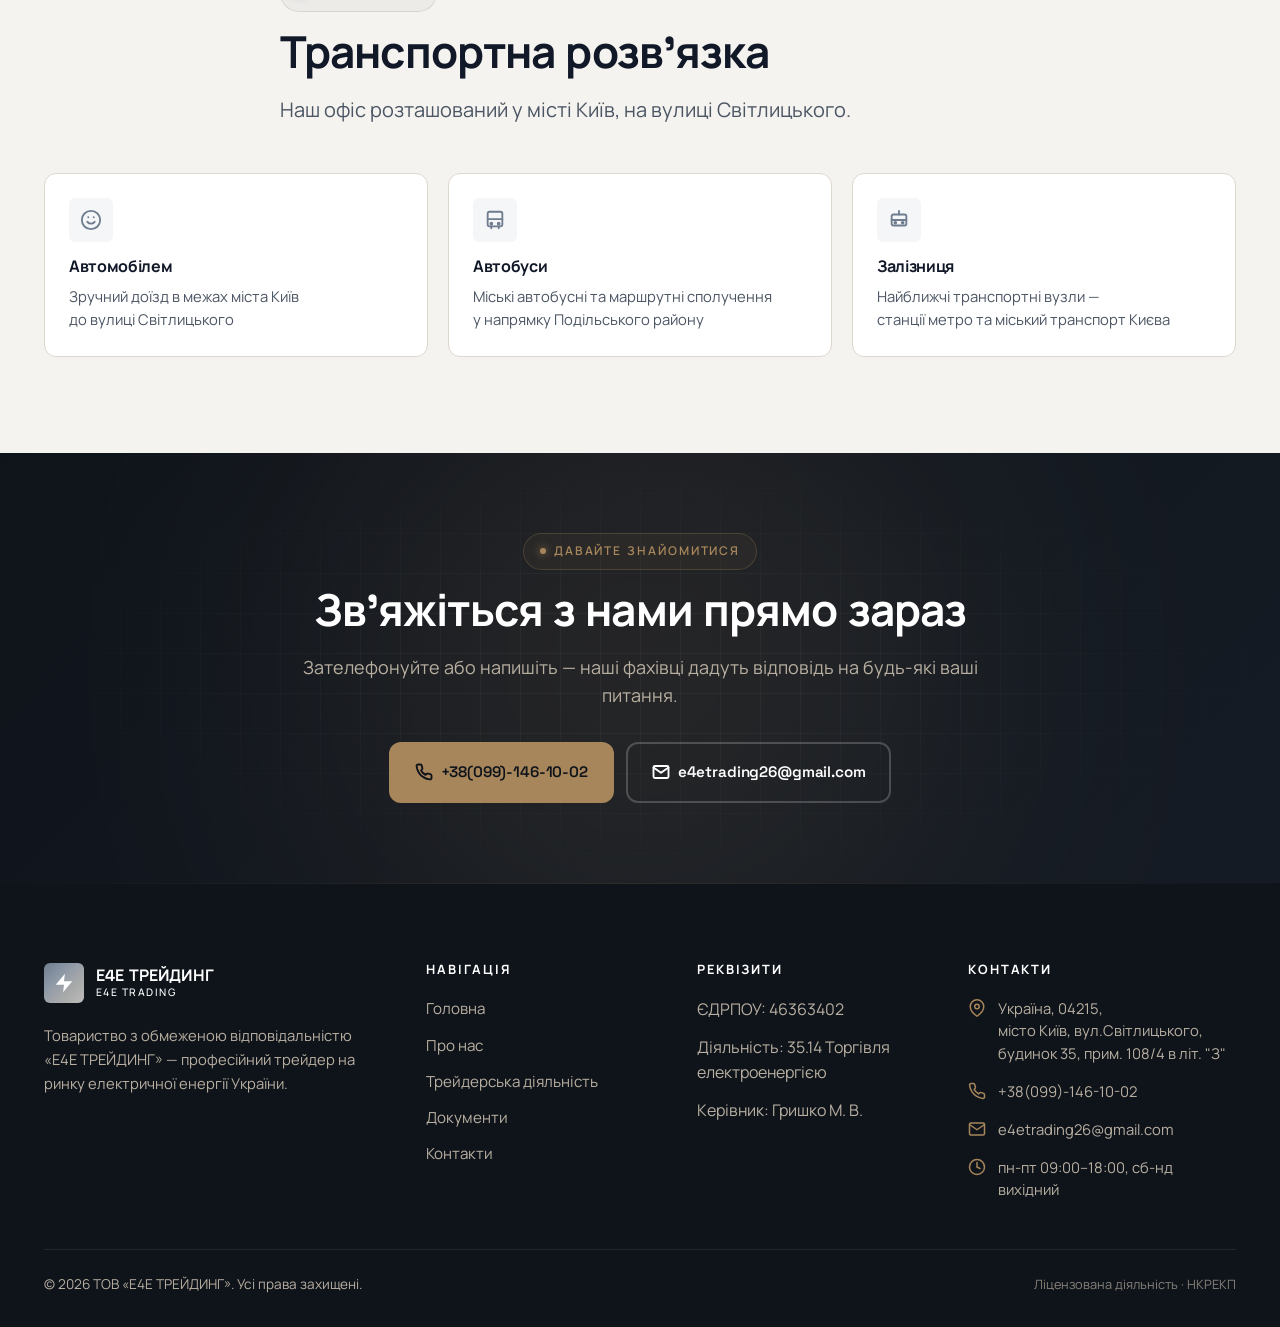
<file: contact.html>
﻿<!DOCTYPE html>
<html lang="uk">
<head>
    <meta charset="UTF-8">
    <meta name="viewport" content="width=device-width, initial-scale=1.0">
    <title>Контакти — ТОВ «Е4Е ТРЕЙДИНГ»</title>
    <meta name="description" content="Зв'яжіться з ТОВ «Е4Е ТРЕЙДИНГ» для отримання професійної консультації. Адреса: Україна, 04215, місто Київ, вул.Світлицького, будинок 35, прим. 108/4 в літ. &quot;З&quot;. Телефон: +38(099)-146-10-02. Email: e4etrading26@gmail.com.">
    <link rel="stylesheet" href="css/style.css">
    <link rel="icon" type="image/svg+xml" href='data:image/svg+xml,<svg xmlns="http://www.w3.org/2000/svg" viewBox="0 0 24 24" fill="%23a7865b"><path d="M13 2L3 14h9l-1 8 10-12h-9l1-8z"/></svg>'>
</head>
<body>

    <!-- ========== HEADER ========== -->
    <header class="header">
        <div class="container">
            <div class="header__inner">
                <a href="index.html" class="logo">
                    <span class="logo__mark">
                        <svg viewBox="0 0 24 24" fill="currentColor" aria-hidden="true">
                            <path d="M13 2L3 14h9l-1 8 10-12h-9l1-8z"/>
                        </svg>
                    </span>
                    <span class="logo__text">
                        <span class="logo__name">Е4Е ТРЕЙДИНГ</span>
                        <span class="logo__tagline">E4E TRADING</span>
                    </span>
                </a>

                <button class="nav-toggle" aria-label="Відкрити меню" aria-expanded="false">
                    <span></span><span></span><span></span>
                </button>

                <div class="header__nav-wrapper">
                    <nav class="nav" aria-label="Головне меню">
                        <a href="index.html" class="nav__link">Головна</a>
                        <a href="about.html" class="nav__link">Про нас</a>
                        <a href="services.html" class="nav__link">Трейдерська діяльність</a>
                        <a href="documents.html" class="nav__link">Документи</a>
                        <a href="contact.html" class="nav__link is-active">Контакти</a>
                    </nav>
                    <div class="header__cta">
                        <a href="tel:+380991461002" class="header__phone">
                            <svg viewBox="0 0 24 24" fill="none" stroke="currentColor" stroke-width="2" stroke-linecap="round" stroke-linejoin="round" aria-hidden="true">
                                <path d="M22 16.92v3a2 2 0 0 1-2.18 2 19.79 19.79 0 0 1-8.63-3.07 19.5 19.5 0 0 1-6-6 19.79 19.79 0 0 1-3.07-8.67A2 2 0 0 1 4.11 2h3a2 2 0 0 1 2 1.72 12.84 12.84 0 0 0 .7 2.81 2 2 0 0 1-.45 2.11L8.09 9.91a16 16 0 0 0 6 6l1.27-1.27a2 2 0 0 1 2.11-.45 12.84 12.84 0 0 0 2.81.7A2 2 0 0 1 22 16.92z"/>
                            </svg>
                            +38(099)-146-10-02
                        </a>
                        <a href="contact.html" class="btn btn--accent">Зв'язатися</a>
                    </div>
                </div>
            </div>
        </div>
    </header>

    <main>

        <!-- ========== PAGE HEADER ========== -->
        <section class="page-header">
            <div class="page-header__grid-bg"></div>
            <div class="page-header__glow"></div>
            <div class="container">
                <div class="page-header__inner">
                    <nav class="breadcrumbs" aria-label="Хлібні крихти">
                        <a href="index.html">Головна</a>
                        <span class="breadcrumbs__sep">/</span>
                        <span class="breadcrumbs__current">Контакти</span>
                    </nav>
                    <span class="eyebrow eyebrow--inverse">Зв'язок</span>
                    <h1 class="page-header__title">Контакти</h1>
                    <p class="page-header__subtitle">Зв'яжіться з нами для отримання додаткової інформації, консультації або співпраці.</p>
                </div>
            </div>
        </section>

        <!-- ========== CONTACT GRID ========== -->
        <section class="section">
            <div class="container">
                <div class="contact-grid">

                    <!-- Left: Contact Info -->
                    <div class="contact-info fade-up">
                        <div class="contact-item">
                            <span class="contact-item__icon">
                                <svg width="22" height="22" viewBox="0 0 24 24" fill="none" stroke="currentColor" stroke-width="2" stroke-linecap="round" stroke-linejoin="round" aria-hidden="true">
                                    <path d="M21 10c0 7-9 13-9 13s-9-6-9-13a9 9 0 0 1 18 0z"/>
                                    <circle cx="12" cy="10" r="3"/>
                                </svg>
                            </span>
                            <div>
                                <div class="contact-item__label">Адреса</div>
                                <div class="contact-item__value">
                                    Україна, 04215, місто Київ,<br>
                                    вул.Світлицького, будинок 35, прим. 108/4 в літ. "З"
                                </div>
                            </div>
                        </div>

                        <div class="contact-item">
                            <span class="contact-item__icon">
                                <svg width="22" height="22" viewBox="0 0 24 24" fill="none" stroke="currentColor" stroke-width="2" stroke-linecap="round" stroke-linejoin="round" aria-hidden="true">
                                    <circle cx="12" cy="12" r="10"/>
                                    <polyline points="12 6 12 12 16 14"/>
                                </svg>
                            </span>
                            <div>
                                <div class="contact-item__label">Години роботи</div>
                                <div class="contact-item__value">Понеділок – п'ятниця: 09:00 – 18:00<br><span style="color:var(--color-text-soft);font-size:0.9rem">Субота, неділя: вихідний</span></div>
                            </div>
                        </div>

                        <div class="contact-item">
                            <span class="contact-item__icon">
                                <svg width="22" height="22" viewBox="0 0 24 24" fill="none" stroke="currentColor" stroke-width="2" stroke-linecap="round" stroke-linejoin="round" aria-hidden="true">
                                    <path d="M20 21v-2a4 4 0 0 0-4-4H8a4 4 0 0 0-4 4v2"/>
                                    <circle cx="12" cy="7" r="4"/>
                                </svg>
                            </span>
                            <div>
                                <div class="contact-item__label">Відповідальна особа</div>
                                <div class="contact-item__value">Керівник: Гришко Максим Вікторович<br><a href="tel:+380991461002">+38(099)-146-10-02</a></div>
                            </div>
                        </div>

                        <div class="contact-item">
                            <span class="contact-item__icon">
                                <svg width="22" height="22" viewBox="0 0 24 24" fill="none" stroke="currentColor" stroke-width="2" stroke-linecap="round" stroke-linejoin="round" aria-hidden="true">
                                    <path d="M4 4h16c1.1 0 2 .9 2 2v12c0 1.1-.9 2-2 2H4c-1.1 0-2-.9-2-2V6c0-1.1.9-2 2-2z"/>
                                    <polyline points="22,6 12,13 2,6"/>
                                </svg>
                            </span>
                            <div>
                                <div class="contact-item__label">Електронна пошта</div>
                                <div class="contact-item__value"><a href="mailto:e4etrading26@gmail.com">e4etrading26@gmail.com</a></div>
                            </div>
                        </div>

                        <div class="contact-item">
                            <span class="contact-item__icon">
                                <svg width="22" height="22" viewBox="0 0 24 24" fill="none" stroke="currentColor" stroke-width="2" stroke-linecap="round" stroke-linejoin="round" aria-hidden="true">
                                    <path d="M14 2H6a2 2 0 0 0-2 2v16a2 2 0 0 0 2 2h12a2 2 0 0 0 2-2V8z"/>
                                    <polyline points="14 2 14 8 20 8"/>
                                </svg>
                            </span>
                            <div>
                                <div class="contact-item__label">Юридична інформація</div>
                                <div class="contact-item__value" style="font-size:0.925rem;line-height:1.7">
                                    Код ЄДРПОУ: <strong>46363402</strong><br>
                                    Код діяльності: <strong>35.14</strong><br>
                                    <span style="color:var(--color-text-soft)">Торгівля електроенергією</span>
                                </div>
                            </div>
                        </div>
                    </div>

                    <!-- Right: Form -->
                    <div class="form-card fade-up">
                        <h2 class="form-card__title">Напишіть нам</h2>
                        <p class="form-card__subtitle">Заповніть форму і ми зв'яжемося з вами протягом робочого дня.</p>

                        <form class="contact-form" action="https://formspree.io/f/xykaqeqp" method="POST">
                            <div class="form-grid">
                                <div class="form-field">
                                    <label for="name" class="form-label">Ваше ім'я <span class="required">*</span></label>
                                    <input type="text" id="name" name="name" class="form-input" placeholder="Іван Петренко" required>
                                </div>

                                <div class="form-field">
                                    <label for="email" class="form-label">Email <span class="required">*</span></label>
                                    <input type="email" id="email" name="email" class="form-input" placeholder="you@example.com" required>
                                </div>

                                <div class="form-field">
                                    <label for="phone" class="form-label">Номер телефону</label>
                                    <input type="tel" id="phone" name="phone" class="form-input" placeholder="+380 __ ___ __ __">
                                </div>

                                <div class="form-field">
                                    <label for="company" class="form-label">Назва компанії</label>
                                    <input type="text" id="company" name="company" class="form-input" placeholder="ТОВ «Приклад»">
                                </div>

                                <div class="form-field form-field--full">
                                    <label for="topic" class="form-label">Тема звернення <span class="required">*</span></label>
                                    <select id="topic" name="topic" class="form-select" required>
                                        <option value="">Оберіть тему...</option>
                                        <option value="consultation">Консультація</option>
                                        <option value="cooperation">Співпраця</option>
                                        <option value="pricing">Питання щодо цін</option>
                                        <option value="technical">Технічні питання</option>
                                        <option value="other">Інше</option>
                                    </select>
                                </div>

                                <div class="form-field form-field--full">
                                    <label for="message" class="form-label">Повідомлення <span class="required">*</span></label>
                                    <textarea id="message" name="message" class="form-textarea" placeholder="Опишіть ваше питання або запит..." required></textarea>
                                </div>

                                <div class="form-field form-field--full">
                                    <label class="form-checkbox">
                                        <input type="checkbox" name="consent" required>
                                        <span>Я погоджуюся з обробкою персональних даних відповідно до Закону України «Про захист персональних даних» <span class="required">*</span></span>
                                    </label>
                                </div>

                                <div class="form-field form-field--full">
                                    <button type="submit" class="form-submit btn btn--primary">
                                        Надіслати повідомлення
                                        <svg width="18" height="18" viewBox="0 0 24 24" fill="none" stroke="currentColor" stroke-width="2.5" stroke-linecap="round" stroke-linejoin="round" aria-hidden="true">
                                            <line x1="22" y1="2" x2="11" y2="13"/>
                                            <polygon points="22 2 15 22 11 13 2 9 22 2"/>
                                        </svg>
                                    </button>
                                </div>
                            </div>
                        </form>
                    </div>

                </div>
            </div>
        </section>

        <!-- ========== TRANSPORT ========== -->
        <section class="section section--alt">
            <div class="container">
                <div class="section-head fade-up" style="text-align:left;margin-bottom:var(--space-8)">
                    <span class="eyebrow">Як дістатися</span>
                    <h2 class="section-head__title" style="margin:var(--space-4) 0">Транспортна розв'язка</h2>
                    <p class="lead" style="max-width:640px">Наш офіс розташований у місті Київ, на вулиці Світлицького.</p>
                </div>

                <div class="transport-info">
                    <div class="transport-card fade-up">
                        <div class="transport-card__icon">
                            <svg width="22" height="22" viewBox="0 0 24 24" fill="none" stroke="currentColor" stroke-width="2" stroke-linecap="round" stroke-linejoin="round" aria-hidden="true">
                                <circle cx="12" cy="12" r="10"/>
                                <path d="M8 14s1.5 2 4 2 4-2 4-2"/>
                                <line x1="9" y1="9" x2="9.01" y2="9"/>
                                <line x1="15" y1="9" x2="15.01" y2="9"/>
                            </svg>
                        </div>
                        <h3 class="transport-card__title">Автомобілем</h3>
                        <p class="transport-card__text">Зручний доїзд в межах міста Київ<br>до вулиці Світлицького</p>
                    </div>

                    <div class="transport-card fade-up">
                        <div class="transport-card__icon">
                            <svg width="22" height="22" viewBox="0 0 24 24" fill="none" stroke="currentColor" stroke-width="2" stroke-linecap="round" stroke-linejoin="round" aria-hidden="true">
                                <rect x="4" y="3" width="16" height="16" rx="2"/>
                                <path d="M4 11h16"/>
                                <circle cx="8" cy="16" r="1"/>
                                <circle cx="16" cy="16" r="1"/>
                                <path d="M8 19v2M16 19v2"/>
                            </svg>
                        </div>
                        <h3 class="transport-card__title">Автобуси</h3>
                        <p class="transport-card__text">Міські автобусні та маршрутні сполучення<br>у напрямку Подільського району</p>
                    </div>

                    <div class="transport-card fade-up">
                        <div class="transport-card__icon">
                            <svg width="22" height="22" viewBox="0 0 24 24" fill="none" stroke="currentColor" stroke-width="2" stroke-linecap="round" stroke-linejoin="round" aria-hidden="true">
                                <path d="M12 2v4"/>
                                <rect x="4" y="6" width="16" height="12" rx="2"/>
                                <path d="M4 12h16"/>
                                <circle cx="8" cy="15" r="1"/>
                                <circle cx="16" cy="15" r="1"/>
                            </svg>
                        </div>
                        <h3 class="transport-card__title">Залізниця</h3>
                        <p class="transport-card__text">Найближчі транспортні вузли —<br>станції метро та міський транспорт Києва</p>
                    </div>
                </div>
            </div>
        </section>

        <!-- ========== CTA ========== -->
        <section class="cta">
            <div class="cta__glow"></div>
            <div class="container">
                <div class="cta__inner fade-up">
                    <span class="eyebrow eyebrow--inverse">Давайте знайомитися</span>
                    <h2 class="cta__title">Зв'яжіться з нами прямо зараз</h2>
                    <p class="cta__text">Зателефонуйте або напишіть — наші фахівці дадуть відповідь на будь-які ваші питання.</p>
                    <div class="cta__buttons">
                        <a href="tel:+380991461002" class="btn btn--accent">
                            <svg width="18" height="18" viewBox="0 0 24 24" fill="none" stroke="currentColor" stroke-width="2.5" stroke-linecap="round" stroke-linejoin="round" aria-hidden="true">
                                <path d="M22 16.92v3a2 2 0 0 1-2.18 2 19.79 19.79 0 0 1-8.63-3.07 19.5 19.5 0 0 1-6-6 19.79 19.79 0 0 1-3.07-8.67A2 2 0 0 1 4.11 2h3a2 2 0 0 1 2 1.72 12.84 12.84 0 0 0 .7 2.81 2 2 0 0 1-.45 2.11L8.09 9.91a16 16 0 0 0 6 6l1.27-1.27a2 2 0 0 1 2.11-.45 12.84 12.84 0 0 0 2.81.7A2 2 0 0 1 22 16.92z"/>
                            </svg>
                            +38(099)-146-10-02
                        </a>
                        <a href="mailto:e4etrading26@gmail.com" class="btn btn--outline-light">
                            <svg width="18" height="18" viewBox="0 0 24 24" fill="none" stroke="currentColor" stroke-width="2.5" stroke-linecap="round" stroke-linejoin="round" aria-hidden="true">
                                <path d="M4 4h16c1.1 0 2 .9 2 2v12c0 1.1-.9 2-2 2H4c-1.1 0-2-.9-2-2V6c0-1.1.9-2 2-2z"/>
                                <polyline points="22,6 12,13 2,6"/>
                            </svg>
                            e4etrading26@gmail.com
                        </a>
                    </div>
                </div>
            </div>
        </section>

    </main>

    <!-- ========== FOOTER ========== -->
    <footer class="footer">
        <div class="container">
            <div class="footer__main">
                <div class="footer__brand">
                    <a href="index.html" class="logo">
                        <span class="logo__mark">
                            <svg viewBox="0 0 24 24" fill="currentColor" aria-hidden="true">
                                <path d="M13 2L3 14h9l-1 8 10-12h-9l1-8z"/>
                            </svg>
                        </span>
                        <span class="logo__text">
                            <span class="logo__name">Е4Е ТРЕЙДИНГ</span>
                            <span class="logo__tagline">E4E TRADING</span>
                        </span>
                    </a>
                    <p class="footer__desc">Товариство з обмеженою відповідальністю «Е4Е ТРЕЙДИНГ» — професійний трейдер на ринку електричної енергії України.</p>
                </div>

                <div class="footer__col">
                    <h4 class="footer__col-title">Навігація</h4>
                    <div class="footer__links">
                        <a href="index.html">Головна</a>
                        <a href="about.html">Про нас</a>
                        <a href="services.html">Трейдерська діяльність</a>
                        <a href="documents.html">Документи</a>
                        <a href="contact.html">Контакти</a>
                    </div>
                </div>

                <div class="footer__col">
                    <h4 class="footer__col-title">Реквізити</h4>
                    <div class="footer__links">
                        <span>ЄДРПОУ: 46363402</span>
                        <span>Діяльність: 35.14 Торгівля електроенергією</span>
                        <span>Керівник: Гришко М. В.</span>
                    </div>
                </div>

                <div class="footer__col">
                    <h4 class="footer__col-title">Контакти</h4>
                    <div class="footer__contacts">
                        <div class="footer__contact-item">
                            <svg viewBox="0 0 24 24" fill="none" stroke="currentColor" stroke-width="2" stroke-linecap="round" stroke-linejoin="round" aria-hidden="true">
                                <path d="M21 10c0 7-9 13-9 13s-9-6-9-13a9 9 0 0 1 18 0z"/>
                                <circle cx="12" cy="10" r="3"/>
                            </svg>
                            <span>Україна, 04215,<br>місто Київ, вул.Світлицького,<br>будинок 35, прим. 108/4 в літ. "З"</span>
                        </div>
                        <div class="footer__contact-item">
                            <svg viewBox="0 0 24 24" fill="none" stroke="currentColor" stroke-width="2" stroke-linecap="round" stroke-linejoin="round" aria-hidden="true">
                                <path d="M22 16.92v3a2 2 0 0 1-2.18 2 19.79 19.79 0 0 1-8.63-3.07 19.5 19.5 0 0 1-6-6 19.79 19.79 0 0 1-3.07-8.67A2 2 0 0 1 4.11 2h3a2 2 0 0 1 2 1.72 12.84 12.84 0 0 0 .7 2.81 2 2 0 0 1-.45 2.11L8.09 9.91a16 16 0 0 0 6 6l1.27-1.27a2 2 0 0 1 2.11-.45 12.84 12.84 0 0 0 2.81.7A2 2 0 0 1 22 16.92z"/>
                            </svg>
                            <a href="tel:+380991461002">+38(099)-146-10-02</a>
                        </div>
                        <div class="footer__contact-item">
                            <svg viewBox="0 0 24 24" fill="none" stroke="currentColor" stroke-width="2" stroke-linecap="round" stroke-linejoin="round" aria-hidden="true">
                                <path d="M4 4h16c1.1 0 2 .9 2 2v12c0 1.1-.9 2-2 2H4c-1.1 0-2-.9-2-2V6c0-1.1.9-2 2-2z"/>
                                <polyline points="22,6 12,13 2,6"/>
                            </svg>
                            <a href="mailto:e4etrading26@gmail.com">e4etrading26@gmail.com</a>
                        </div>
                        <div class="footer__contact-item">
                            <svg viewBox="0 0 24 24" fill="none" stroke="currentColor" stroke-width="2" stroke-linecap="round" stroke-linejoin="round" aria-hidden="true">
                                <circle cx="12" cy="12" r="10"/>
                                <polyline points="12 6 12 12 16 14"/>
                            </svg>
                            <span>пн-пт 09:00–18:00, сб-нд вихідний</span>
                        </div>
                    </div>
                </div>
            </div>

            <div class="footer__bottom">
                <span>© 2026 ТОВ «Е4Е ТРЕЙДИНГ». Усі права захищені.</span>
                <span class="footer__legal">Ліцензована діяльність · НКРЕКП</span>
            </div>
        </div>
    </footer>

    <script src="js/main.js"></script>
</body>
</html>
</file>
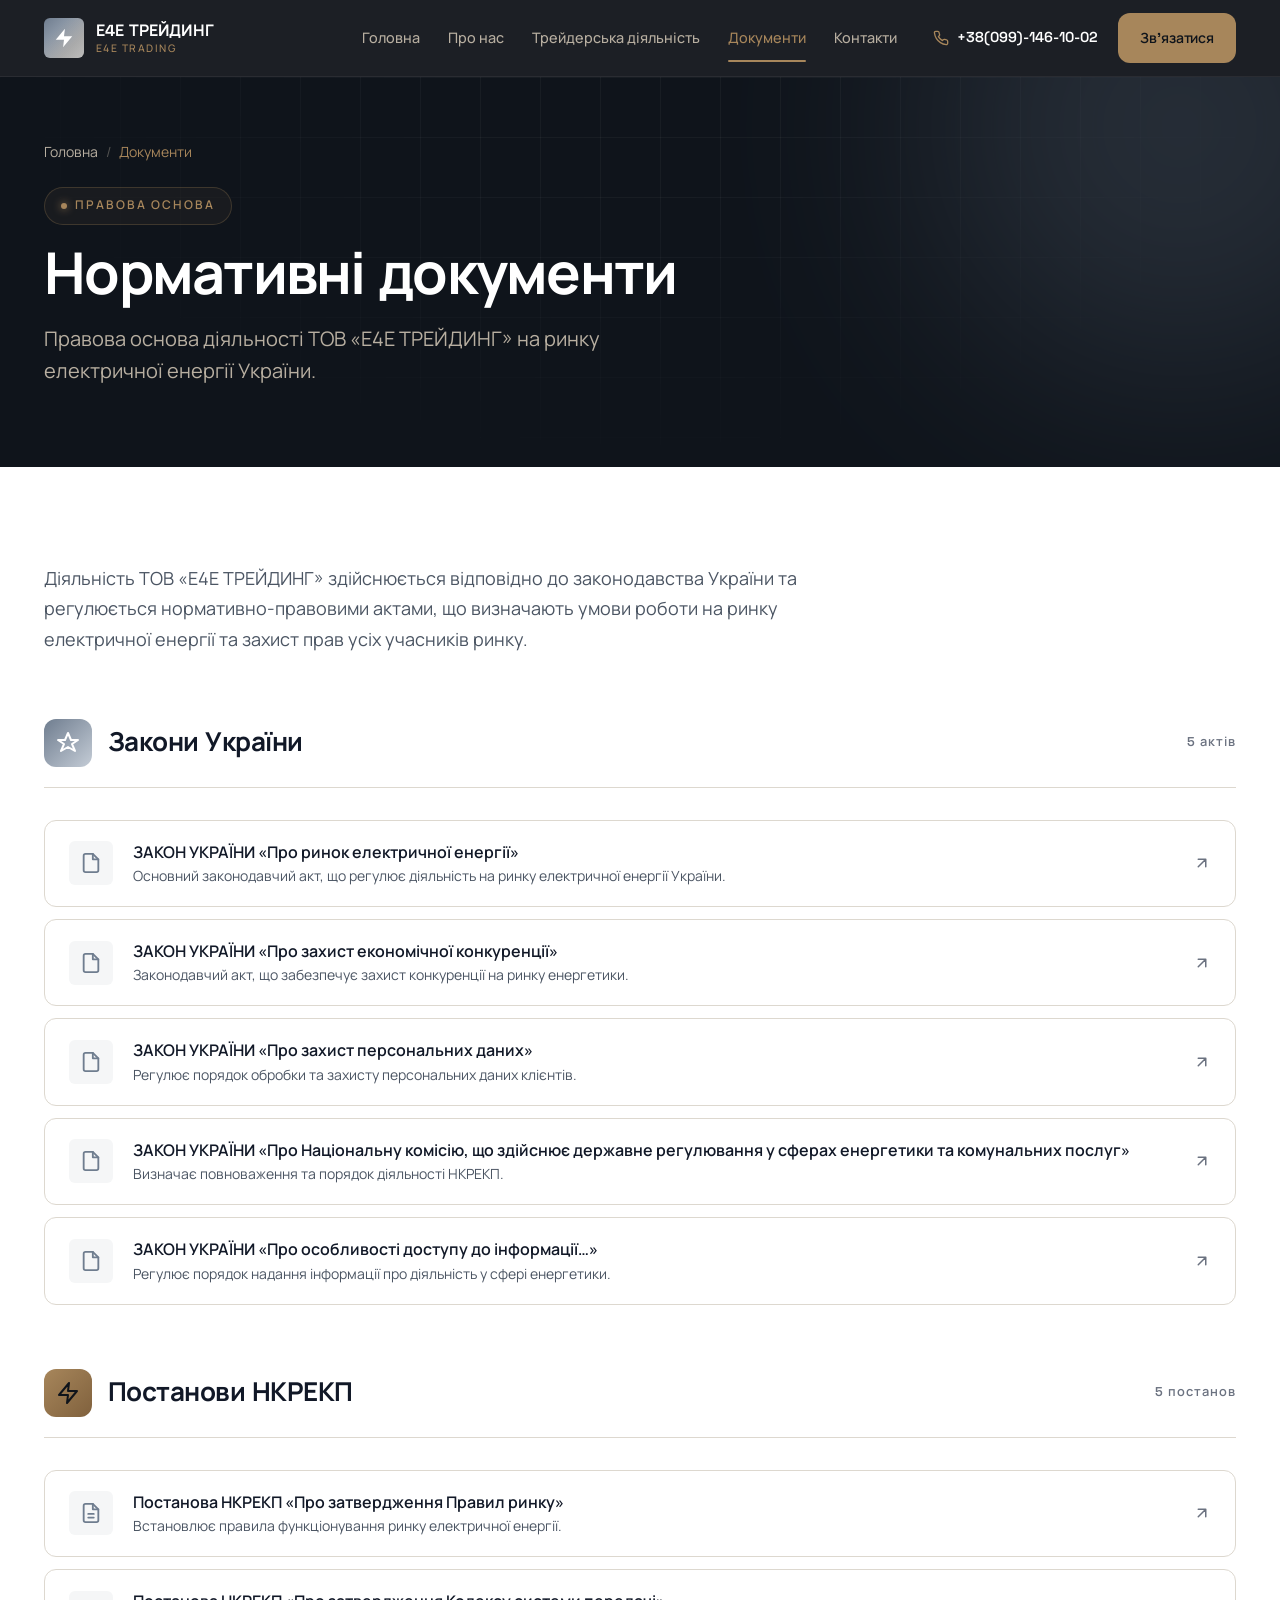
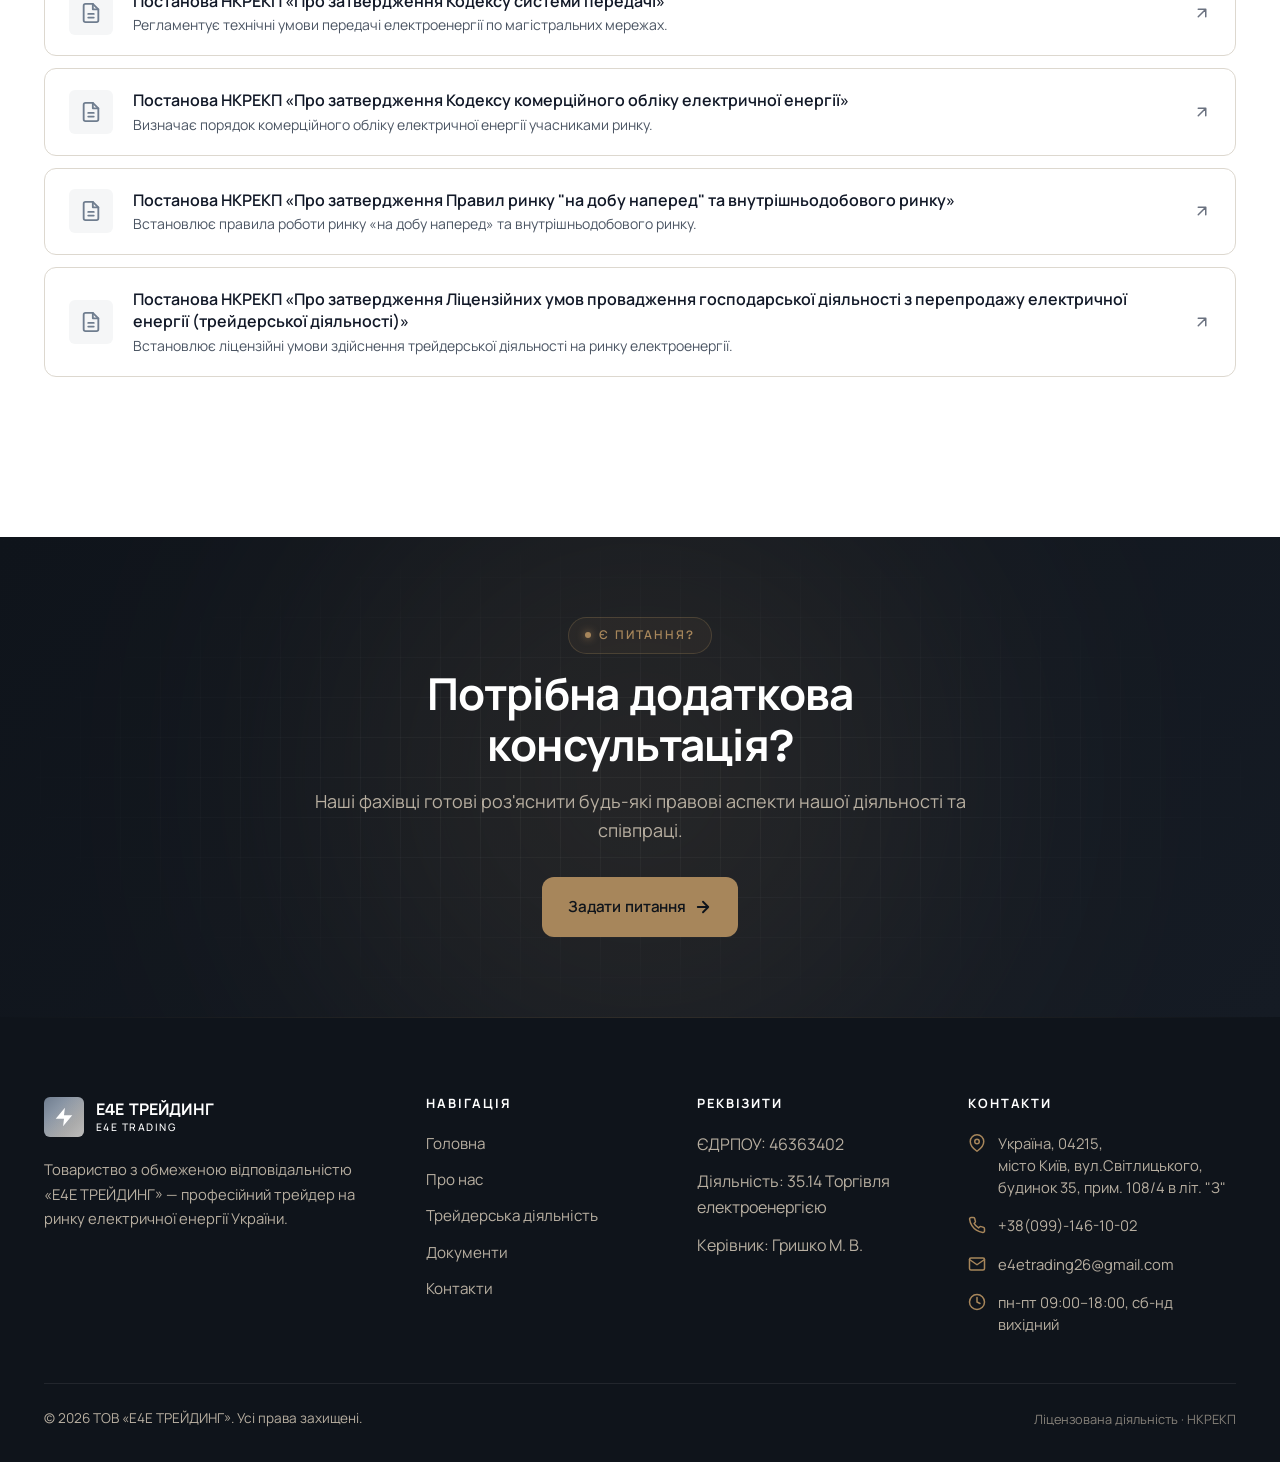
<file: documents.html>
﻿<!DOCTYPE html>
<html lang="uk">
<head>
    <meta charset="UTF-8">
    <meta name="viewport" content="width=device-width, initial-scale=1.0">
    <title>Нормативні документи — ТОВ «Е4Е ТРЕЙДИНГ»</title>
    <meta name="description" content="Нормативно-правові акти, якими регулюється діяльність ТОВ «Е4Е ТРЕЙДИНГ» — закони України та постанови НКРЕКП.">
    <link rel="stylesheet" href="css/style.css">
    <link rel="icon" type="image/svg+xml" href='data:image/svg+xml,<svg xmlns="http://www.w3.org/2000/svg" viewBox="0 0 24 24" fill="%23a7865b"><path d="M13 2L3 14h9l-1 8 10-12h-9l1-8z"/></svg>'>
</head>
<body>

    <!-- ========== HEADER ========== -->
    <header class="header">
        <div class="container">
            <div class="header__inner">
                <a href="index.html" class="logo">
                    <span class="logo__mark">
                        <svg viewBox="0 0 24 24" fill="currentColor" aria-hidden="true">
                            <path d="M13 2L3 14h9l-1 8 10-12h-9l1-8z"/>
                        </svg>
                    </span>
                    <span class="logo__text">
                        <span class="logo__name">Е4Е ТРЕЙДИНГ</span>
                        <span class="logo__tagline">E4E TRADING</span>
                    </span>
                </a>

                <button class="nav-toggle" aria-label="Відкрити меню" aria-expanded="false">
                    <span></span><span></span><span></span>
                </button>

                <div class="header__nav-wrapper">
                    <nav class="nav" aria-label="Головне меню">
                        <a href="index.html" class="nav__link">Головна</a>
                        <a href="about.html" class="nav__link">Про нас</a>
                        <a href="services.html" class="nav__link">Трейдерська діяльність</a>
                        <a href="documents.html" class="nav__link is-active">Документи</a>
                        <a href="contact.html" class="nav__link">Контакти</a>
                    </nav>
                    <div class="header__cta">
                        <a href="tel:+380991461002" class="header__phone">
                            <svg viewBox="0 0 24 24" fill="none" stroke="currentColor" stroke-width="2" stroke-linecap="round" stroke-linejoin="round" aria-hidden="true">
                                <path d="M22 16.92v3a2 2 0 0 1-2.18 2 19.79 19.79 0 0 1-8.63-3.07 19.5 19.5 0 0 1-6-6 19.79 19.79 0 0 1-3.07-8.67A2 2 0 0 1 4.11 2h3a2 2 0 0 1 2 1.72 12.84 12.84 0 0 0 .7 2.81 2 2 0 0 1-.45 2.11L8.09 9.91a16 16 0 0 0 6 6l1.27-1.27a2 2 0 0 1 2.11-.45 12.84 12.84 0 0 0 2.81.7A2 2 0 0 1 22 16.92z"/>
                            </svg>
                            +38(099)-146-10-02
                        </a>
                        <a href="contact.html" class="btn btn--accent">Зв'язатися</a>
                    </div>
                </div>
            </div>
        </div>
    </header>

    <main>

        <!-- ========== PAGE HEADER ========== -->
        <section class="page-header">
            <div class="page-header__grid-bg"></div>
            <div class="page-header__glow"></div>
            <div class="container">
                <div class="page-header__inner">
                    <nav class="breadcrumbs" aria-label="Хлібні крихти">
                        <a href="index.html">Головна</a>
                        <span class="breadcrumbs__sep">/</span>
                        <span class="breadcrumbs__current">Документи</span>
                    </nav>
                    <span class="eyebrow eyebrow--inverse">Правова основа</span>
                    <h1 class="page-header__title">Нормативні документи</h1>
                    <p class="page-header__subtitle">Правова основа діяльності ТОВ «Е4Е ТРЕЙДИНГ» на ринку електричної енергії України.</p>
                </div>
            </div>
        </section>

        <!-- ========== DOCUMENTS ========== -->
        <section class="section">
            <div class="container">
                <p class="docs-intro fade-up">
                    Діяльність ТОВ «Е4Е ТРЕЙДИНГ» здійснюється відповідно до законодавства України та регулюється нормативно-правовими актами, що визначають умови роботи на ринку електричної енергії та захист прав усіх учасників ринку.
                </p>

                <!-- Laws -->
                <div class="docs-group fade-up">
                    <div class="docs-group__header">
                        <span class="docs-group__icon">
                            <svg width="24" height="24" viewBox="0 0 24 24" fill="none" stroke="currentColor" stroke-width="2" stroke-linecap="round" stroke-linejoin="round" aria-hidden="true">
                                <path d="M12 2l3 7h7l-6 4 3 7-7-4-7 4 3-7-6-4h7z"/>
                            </svg>
                        </span>
                        <h2 class="docs-group__title">Закони України</h2>
                        <span class="docs-group__count">5 актів</span>
                    </div>

                    <div class="doc-list">
                        <a href="https://zakon.rada.gov.ua/laws/show/2019-19" target="_blank" rel="noopener" class="doc-item">
                            <span class="doc-item__file">
                                <svg width="22" height="22" viewBox="0 0 24 24" fill="none" stroke="currentColor" stroke-width="2" stroke-linecap="round" stroke-linejoin="round" aria-hidden="true">
                                    <path d="M14 2H6a2 2 0 0 0-2 2v16a2 2 0 0 0 2 2h12a2 2 0 0 0 2-2V8z"/>
                                    <polyline points="14 2 14 8 20 8"/>
                                </svg>
                            </span>
                            <div>
                                <div class="doc-item__title">ЗАКОН УКРАЇНИ «Про ринок електричної енергії»</div>
                                <div class="doc-item__desc">Основний законодавчий акт, що регулює діяльність на ринку електричної енергії України.</div>
                            </div>
                            <span class="doc-item__link">
                                <svg width="18" height="18" viewBox="0 0 24 24" fill="none" stroke="currentColor" stroke-width="2" stroke-linecap="round" stroke-linejoin="round" aria-hidden="true">
                                    <path d="M7 17L17 7M17 7H7M17 7v10"/>
                                </svg>
                            </span>
                        </a>

                        <a href="https://zakon.rada.gov.ua/laws/show/2210-14" target="_blank" rel="noopener" class="doc-item">
                            <span class="doc-item__file">
                                <svg width="22" height="22" viewBox="0 0 24 24" fill="none" stroke="currentColor" stroke-width="2" stroke-linecap="round" stroke-linejoin="round" aria-hidden="true">
                                    <path d="M14 2H6a2 2 0 0 0-2 2v16a2 2 0 0 0 2 2h12a2 2 0 0 0 2-2V8z"/>
                                    <polyline points="14 2 14 8 20 8"/>
                                </svg>
                            </span>
                            <div>
                                <div class="doc-item__title">ЗАКОН УКРАЇНИ «Про захист економічної конкуренції»</div>
                                <div class="doc-item__desc">Законодавчий акт, що забезпечує захист конкуренції на ринку енергетики.</div>
                            </div>
                            <span class="doc-item__link">
                                <svg width="18" height="18" viewBox="0 0 24 24" fill="none" stroke="currentColor" stroke-width="2" stroke-linecap="round" stroke-linejoin="round" aria-hidden="true">
                                    <path d="M7 17L17 7M17 7H7M17 7v10"/>
                                </svg>
                            </span>
                        </a>

                        <a href="https://zakon.rada.gov.ua/laws/show/2297-17" target="_blank" rel="noopener" class="doc-item">
                            <span class="doc-item__file">
                                <svg width="22" height="22" viewBox="0 0 24 24" fill="none" stroke="currentColor" stroke-width="2" stroke-linecap="round" stroke-linejoin="round" aria-hidden="true">
                                    <path d="M14 2H6a2 2 0 0 0-2 2v16a2 2 0 0 0 2 2h12a2 2 0 0 0 2-2V8z"/>
                                    <polyline points="14 2 14 8 20 8"/>
                                </svg>
                            </span>
                            <div>
                                <div class="doc-item__title">ЗАКОН УКРАЇНИ «Про захист персональних даних»</div>
                                <div class="doc-item__desc">Регулює порядок обробки та захисту персональних даних клієнтів.</div>
                            </div>
                            <span class="doc-item__link">
                                <svg width="18" height="18" viewBox="0 0 24 24" fill="none" stroke="currentColor" stroke-width="2" stroke-linecap="round" stroke-linejoin="round" aria-hidden="true">
                                    <path d="M7 17L17 7M17 7H7M17 7v10"/>
                                </svg>
                            </span>
                        </a>

                        <a href="https://zakon.rada.gov.ua/laws/show/1540-19" target="_blank" rel="noopener" class="doc-item">
                            <span class="doc-item__file">
                                <svg width="22" height="22" viewBox="0 0 24 24" fill="none" stroke="currentColor" stroke-width="2" stroke-linecap="round" stroke-linejoin="round" aria-hidden="true">
                                    <path d="M14 2H6a2 2 0 0 0-2 2v16a2 2 0 0 0 2 2h12a2 2 0 0 0 2-2V8z"/>
                                    <polyline points="14 2 14 8 20 8"/>
                                </svg>
                            </span>
                            <div>
                                <div class="doc-item__title">ЗАКОН УКРАЇНИ «Про Національну комісію, що здійснює державне регулювання у сферах енергетики та комунальних послуг»</div>
                                <div class="doc-item__desc">Визначає повноваження та порядок діяльності НКРЕКП.</div>
                            </div>
                            <span class="doc-item__link">
                                <svg width="18" height="18" viewBox="0 0 24 24" fill="none" stroke="currentColor" stroke-width="2" stroke-linecap="round" stroke-linejoin="round" aria-hidden="true">
                                    <path d="M7 17L17 7M17 7H7M17 7v10"/>
                                </svg>
                            </span>
                        </a>

                        <a href="https://zakon.rada.gov.ua/laws/show/887-19" target="_blank" rel="noopener" class="doc-item">
                            <span class="doc-item__file">
                                <svg width="22" height="22" viewBox="0 0 24 24" fill="none" stroke="currentColor" stroke-width="2" stroke-linecap="round" stroke-linejoin="round" aria-hidden="true">
                                    <path d="M14 2H6a2 2 0 0 0-2 2v16a2 2 0 0 0 2 2h12a2 2 0 0 0 2-2V8z"/>
                                    <polyline points="14 2 14 8 20 8"/>
                                </svg>
                            </span>
                            <div>
                                <div class="doc-item__title">ЗАКОН УКРАЇНИ «Про особливості доступу до інформації…»</div>
                                <div class="doc-item__desc">Регулює порядок надання інформації про діяльність у сфері енергетики.</div>
                            </div>
                            <span class="doc-item__link">
                                <svg width="18" height="18" viewBox="0 0 24 24" fill="none" stroke="currentColor" stroke-width="2" stroke-linecap="round" stroke-linejoin="round" aria-hidden="true">
                                    <path d="M7 17L17 7M17 7H7M17 7v10"/>
                                </svg>
                            </span>
                        </a>
                    </div>
                </div>

                <!-- NERC Resolutions -->
                <div class="docs-group fade-up">
                    <div class="docs-group__header">
                        <span class="docs-group__icon" style="background:linear-gradient(135deg,#a7865b,#80613d);color:#0f141b">
                            <svg width="24" height="24" viewBox="0 0 24 24" fill="none" stroke="currentColor" stroke-width="2" stroke-linecap="round" stroke-linejoin="round" aria-hidden="true">
                                <path d="M13 2L3 14h9l-1 8 10-12h-9l1-8z"/>
                            </svg>
                        </span>
                        <h2 class="docs-group__title">Постанови НКРЕКП</h2>
                        <span class="docs-group__count">5 постанов</span>
                    </div>

                    <div class="doc-list">
                        <a href="https://zakon.rada.gov.ua/laws/show/v0307874-18#Text" target="_blank" rel="noopener" class="doc-item">
                            <span class="doc-item__file">
                                <svg width="22" height="22" viewBox="0 0 24 24" fill="none" stroke="currentColor" stroke-width="2" stroke-linecap="round" stroke-linejoin="round" aria-hidden="true">
                                    <path d="M14 2H6a2 2 0 0 0-2 2v16a2 2 0 0 0 2 2h12a2 2 0 0 0 2-2V8z"/>
                                    <polyline points="14 2 14 8 20 8"/>
                                    <line x1="9" y1="13" x2="15" y2="13"/>
                                    <line x1="9" y1="17" x2="15" y2="17"/>
                                </svg>
                            </span>
                            <div>
                                <div class="doc-item__title">Постанова НКРЕКП «Про затвердження Правил ринку»</div>
                                <div class="doc-item__desc">Встановлює правила функціонування ринку електричної енергії.</div>
                            </div>
                            <span class="doc-item__link">
                                <svg width="18" height="18" viewBox="0 0 24 24" fill="none" stroke="currentColor" stroke-width="2" stroke-linecap="round" stroke-linejoin="round" aria-hidden="true">
                                    <path d="M7 17L17 7M17 7H7M17 7v10"/>
                                </svg>
                            </span>
                        </a>

                        <a href="https://zakon.rada.gov.ua/laws/show/v0309874-18#Text" target="_blank" rel="noopener" class="doc-item">
                            <span class="doc-item__file">
                                <svg width="22" height="22" viewBox="0 0 24 24" fill="none" stroke="currentColor" stroke-width="2" stroke-linecap="round" stroke-linejoin="round" aria-hidden="true">
                                    <path d="M14 2H6a2 2 0 0 0-2 2v16a2 2 0 0 0 2 2h12a2 2 0 0 0 2-2V8z"/>
                                    <polyline points="14 2 14 8 20 8"/>
                                    <line x1="9" y1="13" x2="15" y2="13"/>
                                    <line x1="9" y1="17" x2="15" y2="17"/>
                                </svg>
                            </span>
                            <div>
                                <div class="doc-item__title">Постанова НКРЕКП «Про затвердження Кодексу системи передачі»</div>
                                <div class="doc-item__desc">Регламентує технічні умови передачі електроенергії по магістральних мережах.</div>
                            </div>
                            <span class="doc-item__link">
                                <svg width="18" height="18" viewBox="0 0 24 24" fill="none" stroke="currentColor" stroke-width="2" stroke-linecap="round" stroke-linejoin="round" aria-hidden="true">
                                    <path d="M7 17L17 7M17 7H7M17 7v10"/>
                                </svg>
                            </span>
                        </a>

                        <a href="https://zakon.rada.gov.ua/laws/show/v0311874-18#Text" target="_blank" rel="noopener" class="doc-item">
                            <span class="doc-item__file">
                                <svg width="22" height="22" viewBox="0 0 24 24" fill="none" stroke="currentColor" stroke-width="2" stroke-linecap="round" stroke-linejoin="round" aria-hidden="true">
                                    <path d="M14 2H6a2 2 0 0 0-2 2v16a2 2 0 0 0 2 2h12a2 2 0 0 0 2-2V8z"/>
                                    <polyline points="14 2 14 8 20 8"/>
                                    <line x1="9" y1="13" x2="15" y2="13"/>
                                    <line x1="9" y1="17" x2="15" y2="17"/>
                                </svg>
                            </span>
                            <div>
                                <div class="doc-item__title">Постанова НКРЕКП «Про затвердження Кодексу комерційного обліку електричної енергії»</div>
                                <div class="doc-item__desc">Визначає порядок комерційного обліку електричної енергії учасниками ринку.</div>
                            </div>
                            <span class="doc-item__link">
                                <svg width="18" height="18" viewBox="0 0 24 24" fill="none" stroke="currentColor" stroke-width="2" stroke-linecap="round" stroke-linejoin="round" aria-hidden="true">
                                    <path d="M7 17L17 7M17 7H7M17 7v10"/>
                                </svg>
                            </span>
                        </a>

                        <a href="https://zakon.rada.gov.ua/laws/show/v0308874-18#Text" target="_blank" rel="noopener" class="doc-item">
                            <span class="doc-item__file">
                                <svg width="22" height="22" viewBox="0 0 24 24" fill="none" stroke="currentColor" stroke-width="2" stroke-linecap="round" stroke-linejoin="round" aria-hidden="true">
                                    <path d="M14 2H6a2 2 0 0 0-2 2v16a2 2 0 0 0 2 2h12a2 2 0 0 0 2-2V8z"/>
                                    <polyline points="14 2 14 8 20 8"/>
                                    <line x1="9" y1="13" x2="15" y2="13"/>
                                    <line x1="9" y1="17" x2="15" y2="17"/>
                                </svg>
                            </span>
                            <div>
                                <div class="doc-item__title">Постанова НКРЕКП «Про затвердження Правил ринку "на добу наперед" та внутрішньодобового ринку»</div>
                                <div class="doc-item__desc">Встановлює правила роботи ринку «на добу наперед» та внутрішньодобового ринку.</div>
                            </div>
                            <span class="doc-item__link">
                                <svg width="18" height="18" viewBox="0 0 24 24" fill="none" stroke="currentColor" stroke-width="2" stroke-linecap="round" stroke-linejoin="round" aria-hidden="true">
                                    <path d="M7 17L17 7M17 7H7M17 7v10"/>
                                </svg>
                            </span>
                        </a>

                        <a href="https://zakon.rada.gov.ua/laws/show/v1468874-17#Text" target="_blank" rel="noopener" class="doc-item">
                            <span class="doc-item__file">
                                <svg width="22" height="22" viewBox="0 0 24 24" fill="none" stroke="currentColor" stroke-width="2" stroke-linecap="round" stroke-linejoin="round" aria-hidden="true">
                                    <path d="M14 2H6a2 2 0 0 0-2 2v16a2 2 0 0 0 2 2h12a2 2 0 0 0 2-2V8z"/>
                                    <polyline points="14 2 14 8 20 8"/>
                                    <line x1="9" y1="13" x2="15" y2="13"/>
                                    <line x1="9" y1="17" x2="15" y2="17"/>
                                </svg>
                            </span>
                            <div>
                                <div class="doc-item__title">Постанова НКРЕКП «Про затвердження Ліцензійних умов провадження господарської діяльності з перепродажу електричної енергії (трейдерської діяльності)»</div>
                                <div class="doc-item__desc">Встановлює ліцензійні умови здійснення трейдерської діяльності на ринку електроенергії.</div>
                            </div>
                            <span class="doc-item__link">
                                <svg width="18" height="18" viewBox="0 0 24 24" fill="none" stroke="currentColor" stroke-width="2" stroke-linecap="round" stroke-linejoin="round" aria-hidden="true">
                                    <path d="M7 17L17 7M17 7H7M17 7v10"/>
                                </svg>
                            </span>
                        </a>
                    </div>
                </div>
            </div>
        </section>

        <!-- ========== CTA ========== -->
        <section class="cta">
            <div class="cta__glow"></div>
            <div class="container">
                <div class="cta__inner fade-up">
                    <span class="eyebrow eyebrow--inverse">Є питання?</span>
                    <h2 class="cta__title">Потрібна додаткова консультація?</h2>
                    <p class="cta__text">Наші фахівці готові роз'яснити будь-які правові аспекти нашої діяльності та співпраці.</p>
                    <div class="cta__buttons">
                        <a href="contact.html" class="btn btn--accent">
                            Задати питання
                            <svg width="18" height="18" viewBox="0 0 24 24" fill="none" stroke="currentColor" stroke-width="2.5" stroke-linecap="round" stroke-linejoin="round" aria-hidden="true">
                                <path d="M5 12h14M12 5l7 7-7 7"/>
                            </svg>
                        </a>
                    </div>
                </div>
            </div>
        </section>

    </main>

    <!-- ========== FOOTER ========== -->
    <footer class="footer">
        <div class="container">
            <div class="footer__main">
                <div class="footer__brand">
                    <a href="index.html" class="logo">
                        <span class="logo__mark">
                            <svg viewBox="0 0 24 24" fill="currentColor" aria-hidden="true">
                                <path d="M13 2L3 14h9l-1 8 10-12h-9l1-8z"/>
                            </svg>
                        </span>
                        <span class="logo__text">
                            <span class="logo__name">Е4Е ТРЕЙДИНГ</span>
                            <span class="logo__tagline">E4E TRADING</span>
                        </span>
                    </a>
                    <p class="footer__desc">Товариство з обмеженою відповідальністю «Е4Е ТРЕЙДИНГ» — професійний трейдер на ринку електричної енергії України.</p>
                </div>

                <div class="footer__col">
                    <h4 class="footer__col-title">Навігація</h4>
                    <div class="footer__links">
                        <a href="index.html">Головна</a>
                        <a href="about.html">Про нас</a>
                        <a href="services.html">Трейдерська діяльність</a>
                        <a href="documents.html">Документи</a>
                        <a href="contact.html">Контакти</a>
                    </div>
                </div>

                <div class="footer__col">
                    <h4 class="footer__col-title">Реквізити</h4>
                    <div class="footer__links">
                        <span>ЄДРПОУ: 46363402</span>
                        <span>Діяльність: 35.14 Торгівля електроенергією</span>
                        <span>Керівник: Гришко М. В.</span>
                    </div>
                </div>

                <div class="footer__col">
                    <h4 class="footer__col-title">Контакти</h4>
                    <div class="footer__contacts">
                        <div class="footer__contact-item">
                            <svg viewBox="0 0 24 24" fill="none" stroke="currentColor" stroke-width="2" stroke-linecap="round" stroke-linejoin="round" aria-hidden="true">
                                <path d="M21 10c0 7-9 13-9 13s-9-6-9-13a9 9 0 0 1 18 0z"/>
                                <circle cx="12" cy="10" r="3"/>
                            </svg>
                            <span>Україна, 04215,<br>місто Київ, вул.Світлицького,<br>будинок 35, прим. 108/4 в літ. "З"</span>
                        </div>
                        <div class="footer__contact-item">
                            <svg viewBox="0 0 24 24" fill="none" stroke="currentColor" stroke-width="2" stroke-linecap="round" stroke-linejoin="round" aria-hidden="true">
                                <path d="M22 16.92v3a2 2 0 0 1-2.18 2 19.79 19.79 0 0 1-8.63-3.07 19.5 19.5 0 0 1-6-6 19.79 19.79 0 0 1-3.07-8.67A2 2 0 0 1 4.11 2h3a2 2 0 0 1 2 1.72 12.84 12.84 0 0 0 .7 2.81 2 2 0 0 1-.45 2.11L8.09 9.91a16 16 0 0 0 6 6l1.27-1.27a2 2 0 0 1 2.11-.45 12.84 12.84 0 0 0 2.81.7A2 2 0 0 1 22 16.92z"/>
                            </svg>
                            <a href="tel:+380991461002">+38(099)-146-10-02</a>
                        </div>
                        <div class="footer__contact-item">
                            <svg viewBox="0 0 24 24" fill="none" stroke="currentColor" stroke-width="2" stroke-linecap="round" stroke-linejoin="round" aria-hidden="true">
                                <path d="M4 4h16c1.1 0 2 .9 2 2v12c0 1.1-.9 2-2 2H4c-1.1 0-2-.9-2-2V6c0-1.1.9-2 2-2z"/>
                                <polyline points="22,6 12,13 2,6"/>
                            </svg>
                            <a href="mailto:e4etrading26@gmail.com">e4etrading26@gmail.com</a>
                        </div>
                        <div class="footer__contact-item">
                            <svg viewBox="0 0 24 24" fill="none" stroke="currentColor" stroke-width="2" stroke-linecap="round" stroke-linejoin="round" aria-hidden="true">
                                <circle cx="12" cy="12" r="10"/>
                                <polyline points="12 6 12 12 16 14"/>
                            </svg>
                            <span>пн-пт 09:00–18:00, сб-нд вихідний</span>
                        </div>
                    </div>
                </div>
            </div>

            <div class="footer__bottom">
                <span>© 2026 ТОВ «Е4Е ТРЕЙДИНГ». Усі права захищені.</span>
                <span class="footer__legal">Ліцензована діяльність · НКРЕКП</span>
            </div>
        </div>
    </footer>

    <script src="js/main.js"></script>
</body>
</html>
</file>
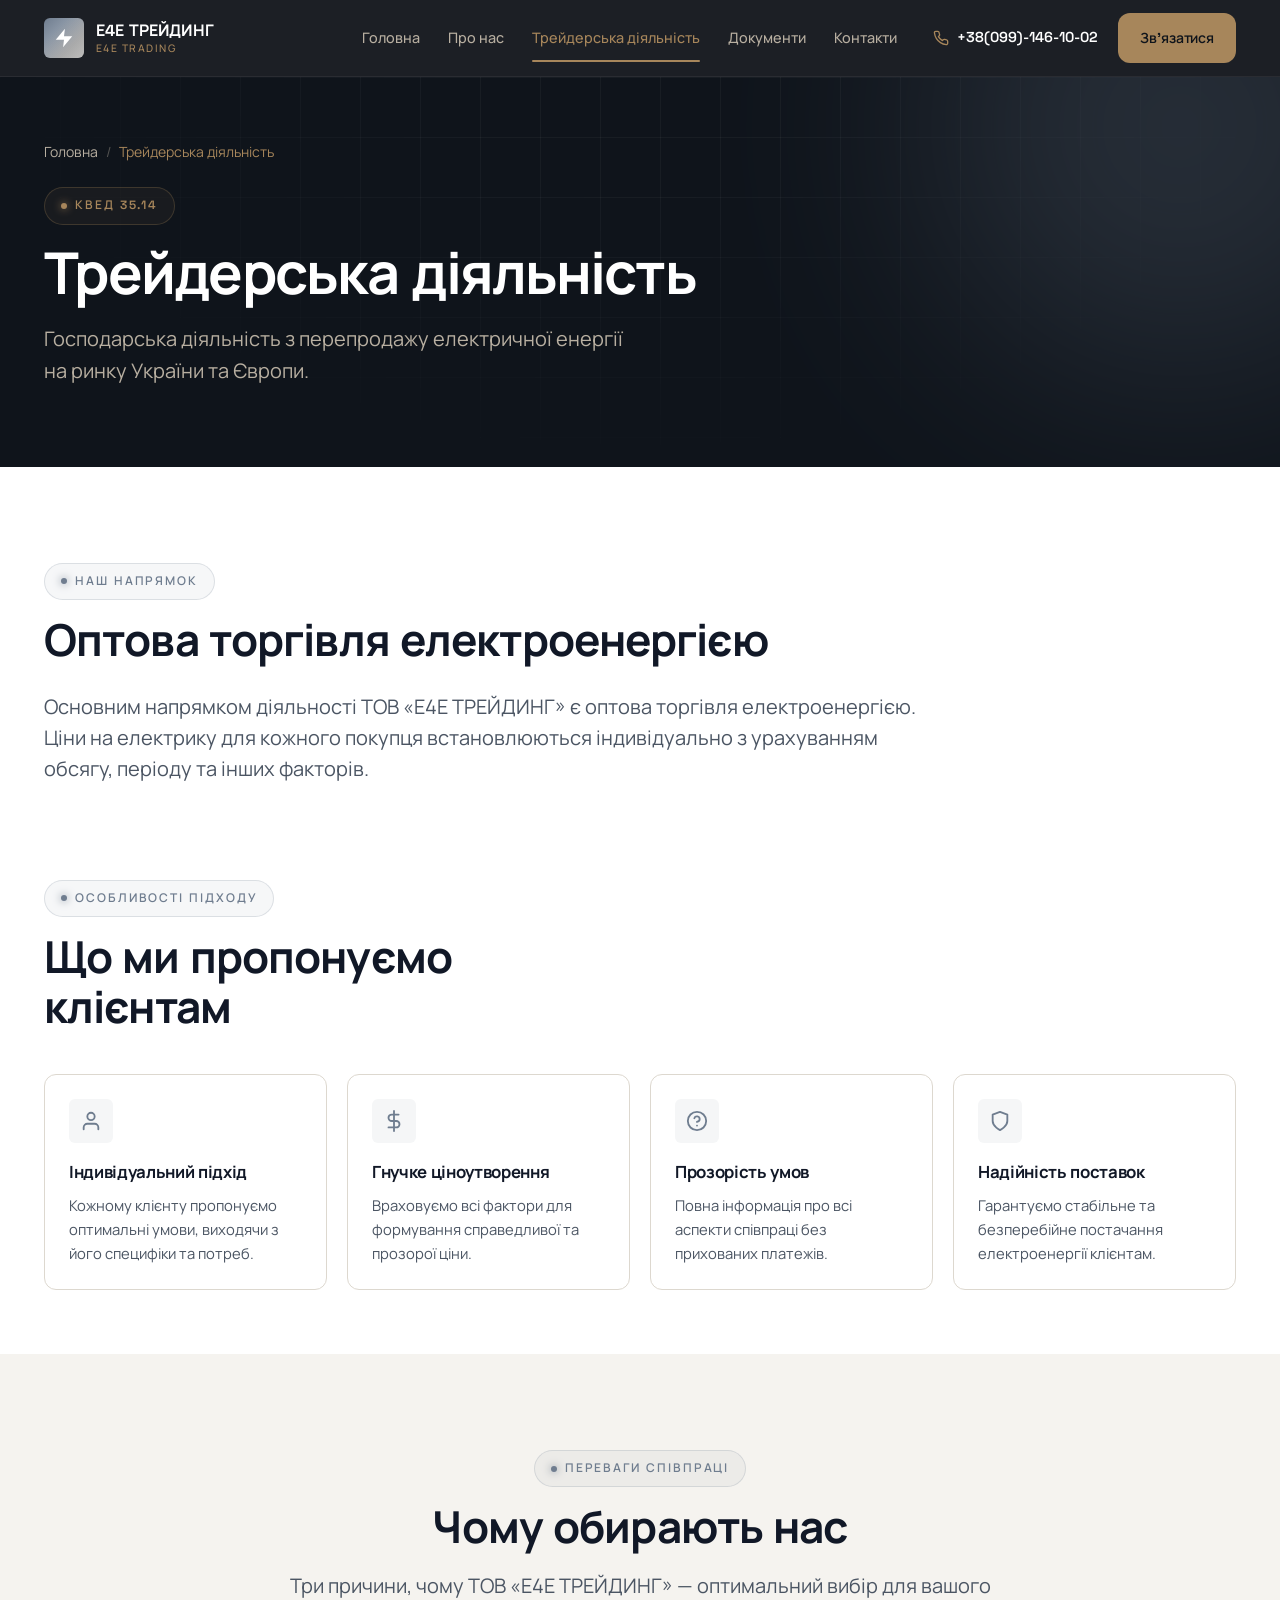
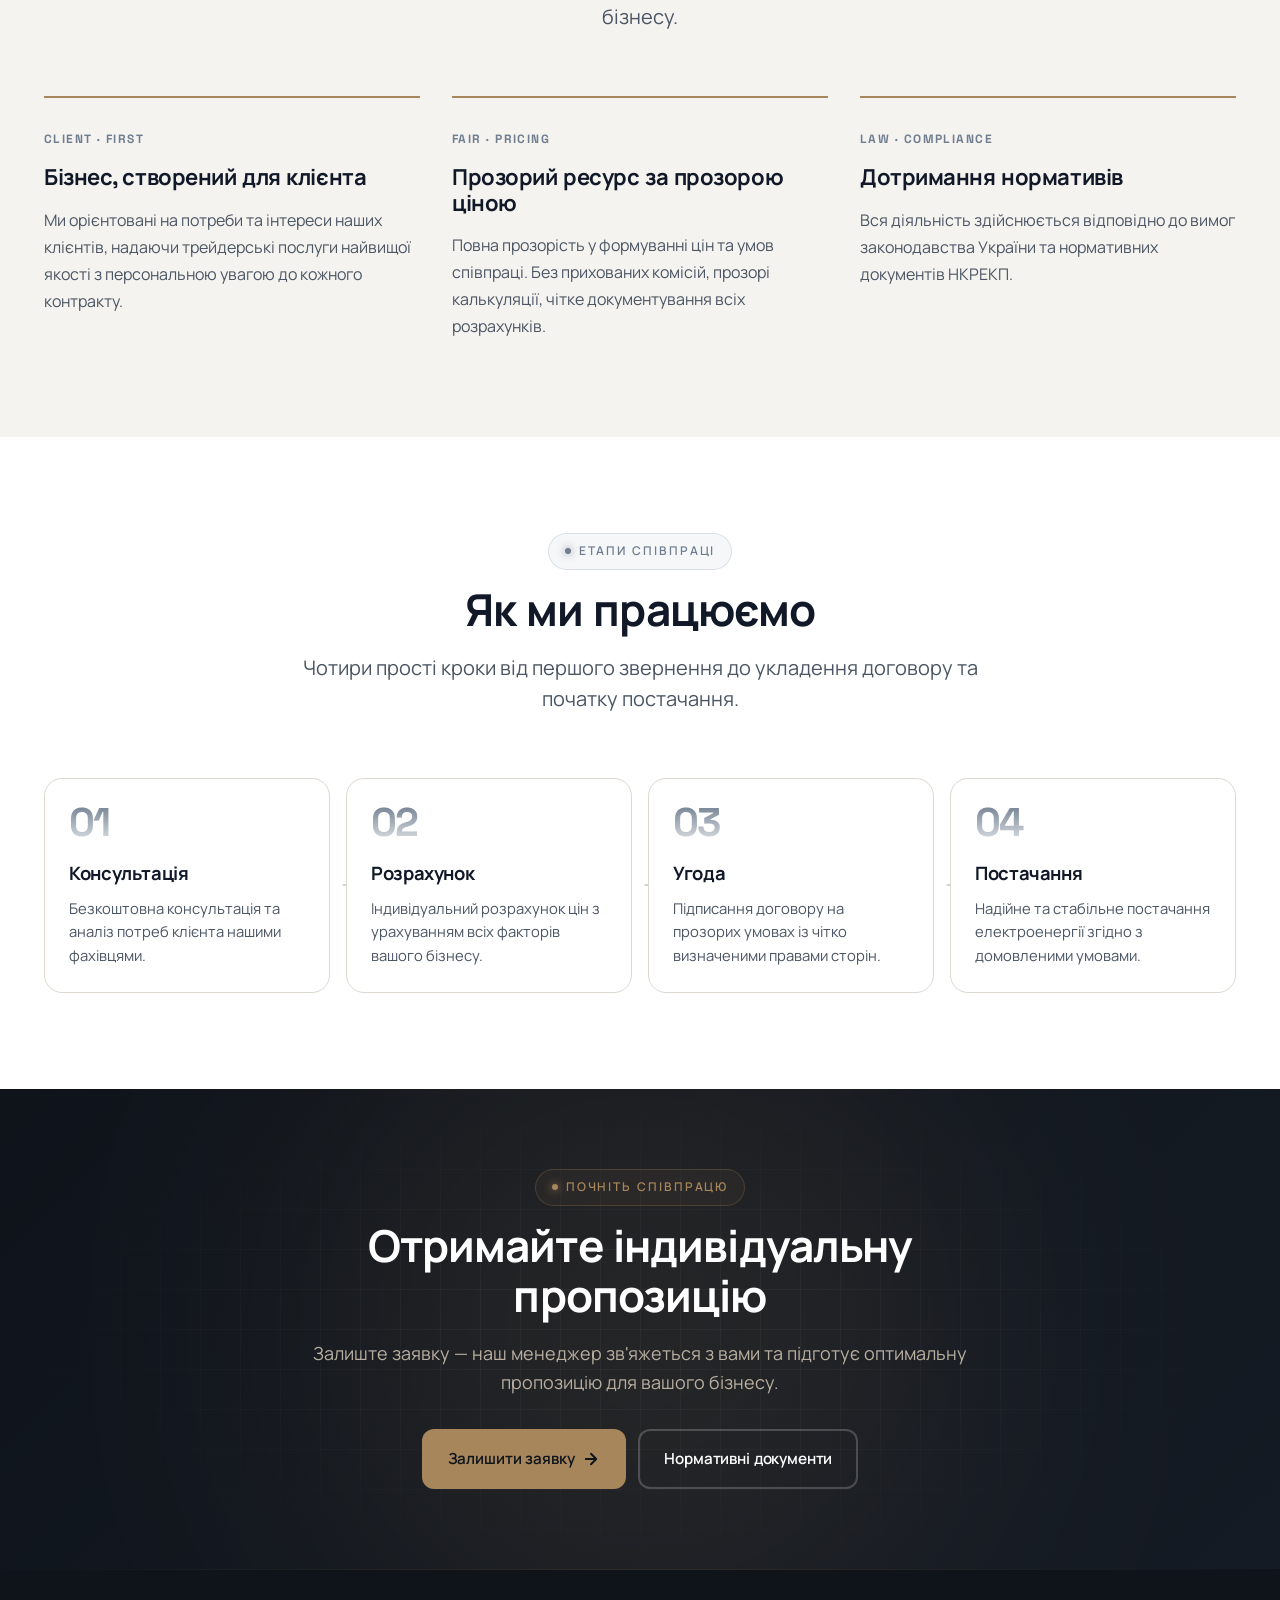
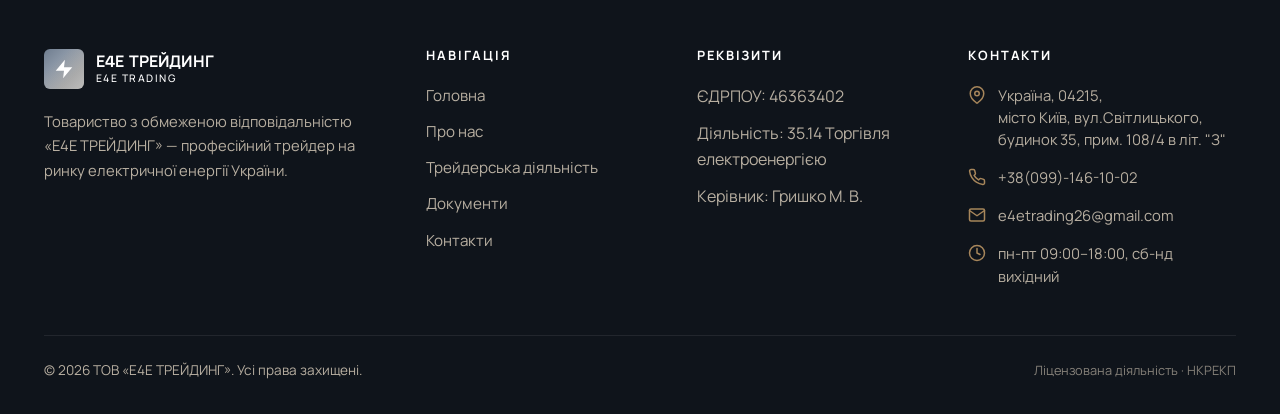
<file: services.html>
﻿<!DOCTYPE html>
<html lang="uk">
<head>
    <meta charset="UTF-8">
    <meta name="viewport" content="width=device-width, initial-scale=1.0">
    <title>Трейдерська діяльність — ТОВ «Е4Е ТРЕЙДИНГ»</title>
    <meta name="description" content="Оптова торгівля електроенергією з індивідуальним підходом. Прозорі умови, гнучке ціноутворення, надійні поставки від ТОВ «Е4Е ТРЕЙДИНГ».">
    <link rel="stylesheet" href="css/style.css">
    <link rel="icon" type="image/svg+xml" href='data:image/svg+xml,<svg xmlns="http://www.w3.org/2000/svg" viewBox="0 0 24 24" fill="%23a7865b"><path d="M13 2L3 14h9l-1 8 10-12h-9l1-8z"/></svg>'>
</head>
<body>

    <!-- ========== HEADER ========== -->
    <header class="header">
        <div class="container">
            <div class="header__inner">
                <a href="index.html" class="logo">
                    <span class="logo__mark">
                        <svg viewBox="0 0 24 24" fill="currentColor" aria-hidden="true">
                            <path d="M13 2L3 14h9l-1 8 10-12h-9l1-8z"/>
                        </svg>
                    </span>
                    <span class="logo__text">
                        <span class="logo__name">Е4Е ТРЕЙДИНГ</span>
                        <span class="logo__tagline">E4E TRADING</span>
                    </span>
                </a>

                <button class="nav-toggle" aria-label="Відкрити меню" aria-expanded="false">
                    <span></span><span></span><span></span>
                </button>

                <div class="header__nav-wrapper">
                    <nav class="nav" aria-label="Головне меню">
                        <a href="index.html" class="nav__link">Головна</a>
                        <a href="about.html" class="nav__link">Про нас</a>
                        <a href="services.html" class="nav__link is-active">Трейдерська діяльність</a>
                        <a href="documents.html" class="nav__link">Документи</a>
                        <a href="contact.html" class="nav__link">Контакти</a>
                    </nav>
                    <div class="header__cta">
                        <a href="tel:+380991461002" class="header__phone">
                            <svg viewBox="0 0 24 24" fill="none" stroke="currentColor" stroke-width="2" stroke-linecap="round" stroke-linejoin="round" aria-hidden="true">
                                <path d="M22 16.92v3a2 2 0 0 1-2.18 2 19.79 19.79 0 0 1-8.63-3.07 19.5 19.5 0 0 1-6-6 19.79 19.79 0 0 1-3.07-8.67A2 2 0 0 1 4.11 2h3a2 2 0 0 1 2 1.72 12.84 12.84 0 0 0 .7 2.81 2 2 0 0 1-.45 2.11L8.09 9.91a16 16 0 0 0 6 6l1.27-1.27a2 2 0 0 1 2.11-.45 12.84 12.84 0 0 0 2.81.7A2 2 0 0 1 22 16.92z"/>
                            </svg>
                            +38(099)-146-10-02
                        </a>
                        <a href="contact.html" class="btn btn--accent">Зв'язатися</a>
                    </div>
                </div>
            </div>
        </div>
    </header>

    <main>

        <!-- ========== PAGE HEADER ========== -->
        <section class="page-header">
            <div class="page-header__grid-bg"></div>
            <div class="page-header__glow"></div>
            <div class="container">
                <div class="page-header__inner">
                    <nav class="breadcrumbs" aria-label="Хлібні крихти">
                        <a href="index.html">Головна</a>
                        <span class="breadcrumbs__sep">/</span>
                        <span class="breadcrumbs__current">Трейдерська діяльність</span>
                    </nav>
                    <span class="eyebrow eyebrow--inverse">КВЕД 35.14</span>
                    <h1 class="page-header__title">Трейдерська діяльність</h1>
                    <p class="page-header__subtitle">Господарська діяльність з перепродажу електричної енергії на ринку України та Європи.</p>
                </div>
            </div>
        </section>

        <!-- ========== DESCRIPTION ========== -->
        <section class="section">
            <div class="container">
                <div style="max-width:900px" class="fade-up">
                    <span class="eyebrow">Наш напрямок</span>
                    <h2 style="margin:var(--space-4) 0 var(--space-6)">Оптова торгівля електроенергією</h2>
                    <p class="lead">
                        Основним напрямком діяльності ТОВ «Е4Е ТРЕЙДИНГ» є оптова торгівля електроенергією. Ціни на електрику для кожного покупця встановлюються індивідуально з урахуванням обсягу, періоду та інших факторів.
                    </p>
                </div>
            </div>
        </section>

        <!-- ========== FEATURES ========== -->
        <section class="section section--tight" style="padding-top:0">
            <div class="container">
                <div class="section-head fade-up" style="text-align:left;max-width:600px;margin-left:0;margin-bottom:var(--space-10)">
                    <span class="eyebrow">Особливості підходу</span>
                    <h2 class="section-head__title" style="margin:var(--space-4) 0">Що ми пропонуємо клієнтам</h2>
                </div>

                <div class="feature-grid">
                    <div class="feature-card fade-up">
                        <div class="feature-card__icon">
                            <svg viewBox="0 0 24 24" fill="none" stroke="currentColor" stroke-width="2" stroke-linecap="round" stroke-linejoin="round" aria-hidden="true">
                                <path d="M20 21v-2a4 4 0 0 0-4-4H8a4 4 0 0 0-4 4v2"/>
                                <circle cx="12" cy="7" r="4"/>
                            </svg>
                        </div>
                        <h3 class="feature-card__title">Індивідуальний підхід</h3>
                        <p class="feature-card__text">Кожному клієнту пропонуємо оптимальні умови, виходячи з його специфіки та потреб.</p>
                    </div>

                    <div class="feature-card fade-up">
                        <div class="feature-card__icon">
                            <svg viewBox="0 0 24 24" fill="none" stroke="currentColor" stroke-width="2" stroke-linecap="round" stroke-linejoin="round" aria-hidden="true">
                                <line x1="12" y1="1" x2="12" y2="23"/>
                                <path d="M17 5H9.5a3.5 3.5 0 0 0 0 7h5a3.5 3.5 0 0 1 0 7H6"/>
                            </svg>
                        </div>
                        <h3 class="feature-card__title">Гнучке ціноутворення</h3>
                        <p class="feature-card__text">Враховуємо всі фактори для формування справедливої та прозорої ціни.</p>
                    </div>

                    <div class="feature-card fade-up">
                        <div class="feature-card__icon">
                            <svg viewBox="0 0 24 24" fill="none" stroke="currentColor" stroke-width="2" stroke-linecap="round" stroke-linejoin="round" aria-hidden="true">
                                <circle cx="12" cy="12" r="10"/>
                                <path d="M9.09 9a3 3 0 0 1 5.83 1c0 2-3 3-3 3"/>
                                <line x1="12" y1="17" x2="12.01" y2="17"/>
                            </svg>
                        </div>
                        <h3 class="feature-card__title">Прозорість умов</h3>
                        <p class="feature-card__text">Повна інформація про всі аспекти співпраці без прихованих платежів.</p>
                    </div>

                    <div class="feature-card fade-up">
                        <div class="feature-card__icon">
                            <svg viewBox="0 0 24 24" fill="none" stroke="currentColor" stroke-width="2" stroke-linecap="round" stroke-linejoin="round" aria-hidden="true">
                                <path d="M12 22s8-4 8-10V5l-8-3-8 3v7c0 6 8 10 8 10z"/>
                            </svg>
                        </div>
                        <h3 class="feature-card__title">Надійність поставок</h3>
                        <p class="feature-card__text">Гарантуємо стабільне та безперебійне постачання електроенергії клієнтам.</p>
                    </div>
                </div>
            </div>
        </section>

        <!-- ========== BENEFITS ========== -->
        <section class="section section--alt">
            <div class="container">
                <div class="section-head fade-up">
                    <span class="eyebrow">Переваги співпраці</span>
                    <h2 class="section-head__title">Чому обирають нас</h2>
                    <p class="lead">Три причини, чому ТОВ «Е4Е ТРЕЙДИНГ» — оптимальний вибір для вашого бізнесу.</p>
                </div>

                <div class="benefits">
                    <div class="benefit fade-up">
                        <div class="benefit__label">Client · First</div>
                        <h3 class="benefit__title">Бізнес, створений для клієнта</h3>
                        <p class="benefit__text">Ми орієнтовані на потреби та інтереси наших клієнтів, надаючи трейдерські послуги найвищої якості з персональною увагою до кожного контракту.</p>
                    </div>

                    <div class="benefit fade-up">
                        <div class="benefit__label">Fair · Pricing</div>
                        <h3 class="benefit__title">Прозорий ресурс за прозорою ціною</h3>
                        <p class="benefit__text">Повна прозорість у формуванні цін та умов співпраці. Без прихованих комісій, прозорі калькуляції, чітке документування всіх розрахунків.</p>
                    </div>

                    <div class="benefit fade-up">
                        <div class="benefit__label">Law · Compliance</div>
                        <h3 class="benefit__title">Дотримання нормативів</h3>
                        <p class="benefit__text">Вся діяльність здійснюється відповідно до вимог законодавства України та нормативних документів НКРЕКП.</p>
                    </div>
                </div>
            </div>
        </section>

        <!-- ========== HOW WE WORK ========== -->
        <section class="section">
            <div class="container">
                <div class="section-head fade-up">
                    <span class="eyebrow">Етапи співпраці</span>
                    <h2 class="section-head__title">Як ми працюємо</h2>
                    <p class="lead">Чотири прості кроки від першого звернення до укладення договору та початку постачання.</p>
                </div>

                <div class="steps">
                    <div class="step fade-up">
                        <div class="step__num">01</div>
                        <h3 class="step__title">Консультація</h3>
                        <p class="step__text">Безкоштовна консультація та аналіз потреб клієнта нашими фахівцями.</p>
                        <svg class="step__arrow" viewBox="0 0 24 24" fill="none" stroke="currentColor" stroke-width="2" stroke-linecap="round" stroke-linejoin="round" aria-hidden="true">
                            <path d="M5 12h14M12 5l7 7-7 7"/>
                        </svg>
                    </div>

                    <div class="step fade-up">
                        <div class="step__num">02</div>
                        <h3 class="step__title">Розрахунок</h3>
                        <p class="step__text">Індивідуальний розрахунок цін з урахуванням всіх факторів вашого бізнесу.</p>
                        <svg class="step__arrow" viewBox="0 0 24 24" fill="none" stroke="currentColor" stroke-width="2" stroke-linecap="round" stroke-linejoin="round" aria-hidden="true">
                            <path d="M5 12h14M12 5l7 7-7 7"/>
                        </svg>
                    </div>

                    <div class="step fade-up">
                        <div class="step__num">03</div>
                        <h3 class="step__title">Угода</h3>
                        <p class="step__text">Підписання договору на прозорих умовах із чітко визначеними правами сторін.</p>
                        <svg class="step__arrow" viewBox="0 0 24 24" fill="none" stroke="currentColor" stroke-width="2" stroke-linecap="round" stroke-linejoin="round" aria-hidden="true">
                            <path d="M5 12h14M12 5l7 7-7 7"/>
                        </svg>
                    </div>

                    <div class="step fade-up">
                        <div class="step__num">04</div>
                        <h3 class="step__title">Постачання</h3>
                        <p class="step__text">Надійне та стабільне постачання електроенергії згідно з домовленими умовами.</p>
                    </div>
                </div>
            </div>
        </section>

        <!-- ========== CTA ========== -->
        <section class="cta">
            <div class="cta__glow"></div>
            <div class="container">
                <div class="cta__inner fade-up">
                    <span class="eyebrow eyebrow--inverse">Почніть співпрацю</span>
                    <h2 class="cta__title">Отримайте індивідуальну пропозицію</h2>
                    <p class="cta__text">Залиште заявку — наш менеджер зв'яжеться з вами та підготує оптимальну пропозицію для вашого бізнесу.</p>
                    <div class="cta__buttons">
                        <a href="contact.html" class="btn btn--accent">
                            Залишити заявку
                            <svg width="18" height="18" viewBox="0 0 24 24" fill="none" stroke="currentColor" stroke-width="2.5" stroke-linecap="round" stroke-linejoin="round" aria-hidden="true">
                                <path d="M5 12h14M12 5l7 7-7 7"/>
                            </svg>
                        </a>
                        <a href="documents.html" class="btn btn--outline-light">Нормативні документи</a>
                    </div>
                </div>
            </div>
        </section>

    </main>

    <!-- ========== FOOTER ========== -->
    <footer class="footer">
        <div class="container">
            <div class="footer__main">
                <div class="footer__brand">
                    <a href="index.html" class="logo">
                        <span class="logo__mark">
                            <svg viewBox="0 0 24 24" fill="currentColor" aria-hidden="true">
                                <path d="M13 2L3 14h9l-1 8 10-12h-9l1-8z"/>
                            </svg>
                        </span>
                        <span class="logo__text">
                            <span class="logo__name">Е4Е ТРЕЙДИНГ</span>
                            <span class="logo__tagline">E4E TRADING</span>
                        </span>
                    </a>
                    <p class="footer__desc">Товариство з обмеженою відповідальністю «Е4Е ТРЕЙДИНГ» — професійний трейдер на ринку електричної енергії України.</p>
                </div>

                <div class="footer__col">
                    <h4 class="footer__col-title">Навігація</h4>
                    <div class="footer__links">
                        <a href="index.html">Головна</a>
                        <a href="about.html">Про нас</a>
                        <a href="services.html">Трейдерська діяльність</a>
                        <a href="documents.html">Документи</a>
                        <a href="contact.html">Контакти</a>
                    </div>
                </div>

                <div class="footer__col">
                    <h4 class="footer__col-title">Реквізити</h4>
                    <div class="footer__links">
                        <span>ЄДРПОУ: 46363402</span>
                        <span>Діяльність: 35.14 Торгівля електроенергією</span>
                        <span>Керівник: Гришко М. В.</span>
                    </div>
                </div>

                <div class="footer__col">
                    <h4 class="footer__col-title">Контакти</h4>
                    <div class="footer__contacts">
                        <div class="footer__contact-item">
                            <svg viewBox="0 0 24 24" fill="none" stroke="currentColor" stroke-width="2" stroke-linecap="round" stroke-linejoin="round" aria-hidden="true">
                                <path d="M21 10c0 7-9 13-9 13s-9-6-9-13a9 9 0 0 1 18 0z"/>
                                <circle cx="12" cy="10" r="3"/>
                            </svg>
                            <span>Україна, 04215,<br>місто Київ, вул.Світлицького,<br>будинок 35, прим. 108/4 в літ. "З"</span>
                        </div>
                        <div class="footer__contact-item">
                            <svg viewBox="0 0 24 24" fill="none" stroke="currentColor" stroke-width="2" stroke-linecap="round" stroke-linejoin="round" aria-hidden="true">
                                <path d="M22 16.92v3a2 2 0 0 1-2.18 2 19.79 19.79 0 0 1-8.63-3.07 19.5 19.5 0 0 1-6-6 19.79 19.79 0 0 1-3.07-8.67A2 2 0 0 1 4.11 2h3a2 2 0 0 1 2 1.72 12.84 12.84 0 0 0 .7 2.81 2 2 0 0 1-.45 2.11L8.09 9.91a16 16 0 0 0 6 6l1.27-1.27a2 2 0 0 1 2.11-.45 12.84 12.84 0 0 0 2.81.7A2 2 0 0 1 22 16.92z"/>
                            </svg>
                            <a href="tel:+380991461002">+38(099)-146-10-02</a>
                        </div>
                        <div class="footer__contact-item">
                            <svg viewBox="0 0 24 24" fill="none" stroke="currentColor" stroke-width="2" stroke-linecap="round" stroke-linejoin="round" aria-hidden="true">
                                <path d="M4 4h16c1.1 0 2 .9 2 2v12c0 1.1-.9 2-2 2H4c-1.1 0-2-.9-2-2V6c0-1.1.9-2 2-2z"/>
                                <polyline points="22,6 12,13 2,6"/>
                            </svg>
                            <a href="mailto:e4etrading26@gmail.com">e4etrading26@gmail.com</a>
                        </div>
                        <div class="footer__contact-item">
                            <svg viewBox="0 0 24 24" fill="none" stroke="currentColor" stroke-width="2" stroke-linecap="round" stroke-linejoin="round" aria-hidden="true">
                                <circle cx="12" cy="12" r="10"/>
                                <polyline points="12 6 12 12 16 14"/>
                            </svg>
                            <span>пн-пт 09:00–18:00, сб-нд вихідний</span>
                        </div>
                    </div>
                </div>
            </div>

            <div class="footer__bottom">
                <span>© 2026 ТОВ «Е4Е ТРЕЙДИНГ». Усі права захищені.</span>
                <span class="footer__legal">Ліцензована діяльність · НКРЕКП</span>
            </div>
        </div>
    </footer>

    <script src="js/main.js"></script>
</body>
</html>
</file>
<file: css/style.css>
﻿/* ============================================
   Е4Е ТРЕЙДИНГ — Design System
   ============================================ */

/* Fonts */
@import url('https://fonts.googleapis.com/css2?family=Manrope:wght@400;500;600;700;800&family=Space+Grotesk:wght@500;600;700&display=swap');

/* ============================================
   Design Tokens
   ============================================ */
:root {
    /* Brand Colors */
    --color-bg: #0f141b;
    --color-bg-alt: #151b24;
    --color-bg-elev: #1c2430;
    --color-surface: #ffffff;
    --color-surface-alt: #f5f3ef;
    --color-surface-soft: #ece7dd;

    --color-primary: #6f7d8f;           /* muted steel */
    --color-primary-dark: #566274;
    --color-primary-light: #c4ccd6;

    --color-accent: #a7865b;            /* soft bronze */
    --color-accent-dark: #80613d;
    --color-accent-light: #c9ad7b;

    --color-text: #111827;
    --color-text-muted: #4b5563;
    --color-text-soft: #6b7280;
    --color-text-inverse: #ffffff;
    --color-text-inverse-muted: #b8afa1;

    --color-border: #ddd8cf;
    --color-border-dark: #344052;

    --color-success: #16a34a;
    --color-error: #b91c1c;

    /* Typography */
    --font-display: 'Space Grotesk', 'Manrope', system-ui, sans-serif;
    --font-body: 'Manrope', system-ui, -apple-system, sans-serif;

    /* Spacing */
    --space-1: 0.25rem;
    --space-2: 0.5rem;
    --space-3: 0.75rem;
    --space-4: 1rem;
    --space-5: 1.25rem;
    --space-6: 1.5rem;
    --space-8: 2rem;
    --space-10: 2.5rem;
    --space-12: 3rem;
    --space-16: 4rem;
    --space-20: 5rem;
    --space-24: 6rem;

    /* Radius */
    --radius-sm: 6px;
    --radius-md: 12px;
    --radius-lg: 18px;
    --radius-xl: 28px;

    /* Shadows */
    --shadow-sm: 0 1px 2px rgba(9, 13, 19, 0.06);
    --shadow-md: 0 4px 12px rgba(9, 13, 19, 0.08);
    --shadow-lg: 0 16px 40px rgba(9, 13, 19, 0.12);
    --shadow-glow: 0 0 40px rgba(167, 134, 91, 0.22);

    /* Transitions */
    --t-fast: 180ms cubic-bezier(0.4, 0, 0.2, 1);
    --t-base: 280ms cubic-bezier(0.4, 0, 0.2, 1);
    --t-slow: 520ms cubic-bezier(0.4, 0, 0.2, 1);

    /* Container */
    --container-max: 1240px;
}

/* ============================================
   Reset & Base
   ============================================ */
*, *::before, *::after {
    box-sizing: border-box;
    margin: 0;
    padding: 0;
}

html {
    scroll-behavior: smooth;
    -webkit-text-size-adjust: 100%;
}

body {
    font-family: var(--font-body);
    font-size: 16px;
    line-height: 1.6;
    color: var(--color-text);
    background-color: var(--color-surface);
    -webkit-font-smoothing: antialiased;
    -moz-osx-font-smoothing: grayscale;
    overflow-x: hidden;
}

img, svg {
    max-width: 100%;
    display: block;
}

a {
    color: inherit;
    text-decoration: none;
    transition: color var(--t-fast);
}

button {
    font-family: inherit;
    cursor: pointer;
    border: none;
    background: none;
}

ul, ol {
    list-style: none;
}

h1, h2, h3, h4, h5, h6 {
    font-family: var(--font-display);
    font-weight: 700;
    line-height: 1.15;
    letter-spacing: -0.02em;
    color: var(--color-text);
}

/* ============================================
   Layout
   ============================================ */
.container {
    width: 100%;
    max-width: var(--container-max);
    margin: 0 auto;
    padding: 0 var(--space-6);
}

.section {
    padding: var(--space-24) 0;
    position: relative;
}

.section--tight {
    padding: var(--space-16) 0;
}

.section--dark {
    background-color: var(--color-bg);
    color: var(--color-text-inverse);
}

.section--dark h1,
.section--dark h2,
.section--dark h3,
.section--dark h4 {
    color: var(--color-text-inverse);
}

.section--alt {
    background-color: var(--color-surface-alt);
}

/* ============================================
   Typography Utilities
   ============================================ */
.eyebrow {
    display: inline-flex;
    align-items: center;
    gap: var(--space-2);
    font-family: var(--font-display);
    font-size: 0.75rem;
    font-weight: 600;
    letter-spacing: 0.16em;
    text-transform: uppercase;
    color: var(--color-primary);
    padding: var(--space-2) var(--space-4);
    border: 1px solid rgba(111, 125, 143, 0.2);
    border-radius: 999px;
    background-color: rgba(111, 125, 143, 0.06);
}

.eyebrow--inverse {
    color: var(--color-accent);
    border-color: rgba(167, 134, 91, 0.26);
    background-color: rgba(167, 134, 91, 0.07);
}

.eyebrow::before {
    content: '';
    width: 6px;
    height: 6px;
    border-radius: 50%;
    background: currentColor;
    box-shadow: 0 0 8px currentColor;
}

h1, .h1 {
    font-size: clamp(2.2rem, 5.5vw, 4.2rem);
}

h2, .h2 {
    font-size: clamp(1.8rem, 3.5vw, 2.75rem);
}

h3, .h3 {
    font-size: clamp(1.2rem, 2vw, 1.5rem);
}

.lead {
    font-size: clamp(1.05rem, 1.6vw, 1.25rem);
    line-height: 1.55;
    color: var(--color-text-muted);
}

.section--dark .lead {
    color: var(--color-text-inverse-muted);
}

.text-muted { color: var(--color-text-muted); }
.text-accent { color: var(--color-accent); }
.text-primary { color: var(--color-primary); }

/* ============================================
   Buttons
   ============================================ */
.btn {
    display: inline-flex;
    align-items: center;
    justify-content: center;
    gap: var(--space-2);
    padding: var(--space-4) var(--space-6);
    font-family: var(--font-display);
    font-size: 0.95rem;
    font-weight: 600;
    letter-spacing: -0.01em;
    border-radius: var(--radius-md);
    transition: all var(--t-base);
    cursor: pointer;
    white-space: nowrap;
    border: 2px solid transparent;
    position: relative;
    overflow: hidden;
}

.btn--primary {
    background-color: var(--color-primary);
    color: var(--color-text-inverse);
}

.btn--primary:hover {
    background-color: var(--color-primary-dark);
    transform: translateY(-2px);
    box-shadow: var(--shadow-glow);
}

.btn--accent {
    background-color: var(--color-accent);
    color: var(--color-bg);
}

.btn--accent:hover {
    background-color: var(--color-accent-light);
    transform: translateY(-2px);
    box-shadow: 0 0 30px rgba(167, 134, 91, 0.28);
}

.btn--outline {
    background-color: transparent;
    border-color: var(--color-border);
    color: var(--color-text);
}

.btn--outline:hover {
    border-color: var(--color-primary);
    color: var(--color-primary);
}

.btn--outline-light {
    background-color: transparent;
    border-color: rgba(255, 255, 255, 0.2);
    color: var(--color-text-inverse);
}

.btn--outline-light:hover {
    border-color: var(--color-accent);
    color: var(--color-accent);
}

.btn--ghost {
    background: transparent;
    color: var(--color-primary);
    padding-left: 0;
    padding-right: 0;
}

.btn--ghost:hover .btn__arrow {
    transform: translateX(4px);
}

.btn__arrow {
    display: inline-block;
    transition: transform var(--t-base);
}

/* ============================================
   Header
   ============================================ */
.header {
    position: sticky;
    top: 0;
    z-index: 300;
    background-color: rgba(9, 13, 19, 0.92);
    backdrop-filter: blur(16px);
    -webkit-backdrop-filter: blur(16px);
    border-bottom: 1px solid rgba(255, 255, 255, 0.06);
    transition: background-color var(--t-base);
}

.header__inner {
    display: flex;
    align-items: center;
    justify-content: space-between;
    gap: var(--space-6);
    height: 76px;
}

/* Logo */
.logo {
    display: flex;
    align-items: center;
    gap: var(--space-3);
    text-decoration: none;
    flex-shrink: 0;
}

.logo__mark {
    width: 40px;
    height: 40px;
    display: grid;
    place-items: center;
    background: linear-gradient(135deg, var(--color-primary), var(--color-primary-light));
    border-radius: var(--radius-sm);
    position: relative;
    overflow: hidden;
    flex-shrink: 0;
}

.logo__mark::after {
    content: '';
    position: absolute;
    inset: 0;
    background: linear-gradient(135deg, transparent 30%, rgba(167, 134, 91, 0.22) 70%);
}

.logo__mark svg {
    position: relative;
    z-index: 1;
    width: 22px;
    height: 22px;
    color: white;
}

.logo__text {
    display: flex;
    flex-direction: column;
    line-height: 1.1;
}

.logo__name {
    font-family: var(--font-display);
    font-weight: 700;
    font-size: 1rem;
    letter-spacing: 0.01em;
    color: var(--color-text-inverse);
    white-space: nowrap;
}

.logo__tagline {
    font-size: 0.65rem;
    font-weight: 500;
    letter-spacing: 0.14em;
    text-transform: uppercase;
    color: var(--color-accent);
    margin-top: 3px;
    white-space: nowrap;
}

/* Nav wrapper — центральная часть шапки */
.header__nav-wrapper {
    display: flex;
    align-items: center;
    justify-content: flex-end;
    gap: var(--space-6);
    flex: 1;
    min-width: 0;
}

/* Navigation */
.nav {
    display: flex;
    align-items: center;
    gap: var(--space-1);
}

.nav__link {
    position: relative;
    padding: var(--space-2) var(--space-3);
    font-size: 0.9rem;
    font-weight: 500;
    color: var(--color-text-inverse-muted);
    border-radius: var(--radius-sm);
    transition: color var(--t-fast);
    white-space: nowrap;
}

.nav__link:hover {
    color: var(--color-text-inverse);
}

.nav__link.is-active {
    color: var(--color-accent);
}

.nav__link.is-active::after {
    content: '';
    position: absolute;
    left: var(--space-3);
    right: var(--space-3);
    bottom: -4px;
    height: 2px;
    background: var(--color-accent);
    border-radius: 2px;
}

/* CTA block (phone + button) */
.header__cta {
    display: flex;
    align-items: center;
    gap: var(--space-5);
    flex-shrink: 0;
}

.header__phone {
    display: flex;
    align-items: center;
    gap: var(--space-2);
    font-family: var(--font-display);
    font-weight: 600;
    font-size: 0.9rem;
    color: var(--color-text-inverse);
    white-space: nowrap;
}

.header__phone svg {
    width: 16px;
    height: 16px;
    color: var(--color-accent);
    flex-shrink: 0;
}

.header__cta .btn {
    padding: var(--space-3) var(--space-5);
    font-size: 0.875rem;
}

/* Mobile nav toggle */
.nav-toggle {
    display: none;
    width: 44px;
    height: 44px;
    padding: 0;
    background: transparent;
    position: relative;
    cursor: pointer;
    z-index: 210;
    -webkit-tap-highlight-color: transparent;
    touch-action: manipulation;
}

.nav-toggle span {
    position: absolute;
    left: 10px;
    right: 10px;
    height: 2px;
    background: var(--color-text-inverse);
    border-radius: 2px;
    transition: transform 0.3s ease, opacity 0.3s ease;
    pointer-events: none;
}
.nav-toggle span:nth-child(1) { top: 14px; }
.nav-toggle span:nth-child(2) { top: 21px; }
.nav-toggle span:nth-child(3) { top: 28px; }

.nav-toggle.is-open span:nth-child(1) { transform: translateY(7px) rotate(45deg); }
.nav-toggle.is-open span:nth-child(2) { opacity: 0; transform: scaleX(0); }
.nav-toggle.is-open span:nth-child(3) { transform: translateY(-7px) rotate(-45deg); }

/* Body scroll lock when menu is open */
body.menu-open {
    overflow: hidden;
    position: fixed;
    width: 100%;
}

/* Mobile overlay */
.nav-overlay {
    display: none;
    position: fixed;
    inset: 0;
    z-index: 99;
    background: rgba(0, 0, 0, 0.5);
    opacity: 0;
    transition: opacity 0.3s ease;
    -webkit-tap-highlight-color: transparent;
}

.nav-overlay.is-visible {
    opacity: 1;
}

/* ============================================
   Hero Section
   ============================================ */
.hero {
    position: relative;
    min-height: calc(100vh - 80px);
    display: flex;
    align-items: center;
    overflow: hidden;
    background-color: var(--color-bg);
    color: var(--color-text-inverse);
    padding: var(--space-20) 0;
}

.hero__grid-bg {
    position: absolute;
    inset: 0;
    background-image:
        linear-gradient(rgba(255, 255, 255, 0.04) 1px, transparent 1px),
        linear-gradient(90deg, rgba(255, 255, 255, 0.04) 1px, transparent 1px);
    background-size: 60px 60px;
    mask-image: radial-gradient(ellipse at center, black 30%, transparent 85%);
    -webkit-mask-image: radial-gradient(ellipse at center, black 30%, transparent 85%);
}

.hero__gradient {
    position: absolute;
    width: 800px;
    height: 800px;
    border-radius: 50%;
    filter: blur(120px);
    opacity: 0.35;
    pointer-events: none;
}

.hero__gradient--1 {
    background: var(--color-primary);
    top: -300px;
    right: -200px;
    animation: float 14s ease-in-out infinite;
}

.hero__gradient--2 {
    background: var(--color-accent);
    bottom: -400px;
    left: -200px;
    opacity: 0.15;
    animation: float 18s ease-in-out infinite reverse;
}

@keyframes float {
    0%, 100% { transform: translate(0, 0) scale(1); }
    50% { transform: translate(40px, -40px) scale(1.05); }
}

.hero__inner {
    position: relative;
    display: grid;
    grid-template-columns: 1.4fr 1fr;
    gap: var(--space-16);
    align-items: center;
}

.hero__content {
    max-width: 640px;
}

.hero__title {
    font-size: clamp(2.5rem, 6vw, 4.5rem);
    line-height: 1.05;
    color: var(--color-text-inverse);
    margin: var(--space-6) 0;
    letter-spacing: -0.03em;
}

.hero__title-accent {
    position: relative;
    display: inline-block;
    background: linear-gradient(90deg, var(--color-accent), var(--color-accent-light));
    -webkit-background-clip: text;
    background-clip: text;
    color: transparent;
}

.hero__subtitle {
    font-size: clamp(1.125rem, 1.8vw, 1.375rem);
    color: var(--color-text-inverse-muted);
    max-width: 520px;
    margin-bottom: var(--space-8);
    line-height: 1.6;
}

.hero__cta {
    display: flex;
    flex-wrap: wrap;
    gap: var(--space-3);
    margin-bottom: var(--space-12);
}

.hero__meta {
    display: flex;
    gap: var(--space-8);
    padding-top: var(--space-8);
    border-top: 1px solid rgba(255, 255, 255, 0.08);
}

.hero__meta-item {
    display: flex;
    flex-direction: column;
}

.hero__meta-label {
    font-size: 0.75rem;
    font-weight: 600;
    letter-spacing: 0.12em;
    text-transform: uppercase;
    color: var(--color-text-inverse-muted);
    margin-bottom: var(--space-2);
}

.hero__meta-value {
    font-family: var(--font-display);
    font-weight: 700;
    font-size: 1.5rem;
    color: var(--color-accent);
}

/* Hero visual — animated energy card */
.hero__visual {
    position: relative;
    max-width: 480px;
    margin-left: auto;
    width: 100%;
}

.energy-card {
    position: relative;
    width: 100%;
    min-height: 440px;
    background: linear-gradient(155deg, var(--color-bg-elev) 0%, var(--color-bg-alt) 100%);
    border: 1px solid rgba(255, 255, 255, 0.08);
    border-radius: var(--radius-xl);
    padding: var(--space-8);
    overflow: hidden;
    box-shadow: var(--shadow-lg);
    display: flex;
    flex-direction: column;
}

.energy-card::before {
    content: '';
    position: absolute;
    inset: -1px;
    border-radius: inherit;
    padding: 1px;
    background: linear-gradient(135deg, rgba(167, 134, 91, 0.38), transparent 50%, rgba(111, 125, 143, 0.4));
    -webkit-mask: linear-gradient(#fff 0 0) content-box, linear-gradient(#fff 0 0);
    -webkit-mask-composite: xor;
    mask-composite: exclude;
    pointer-events: none;
}

.energy-card__header {
    display: flex;
    justify-content: space-between;
    align-items: flex-start;
    margin-bottom: var(--space-6);
}

.energy-card__chip {
    font-family: var(--font-display);
    font-size: 0.7rem;
    font-weight: 600;
    letter-spacing: 0.16em;
    text-transform: uppercase;
    color: var(--color-accent);
    padding: 6px 10px;
    border: 1px solid rgba(167, 134, 91, 0.24);
    border-radius: 999px;
}

.energy-card__pulse {
    position: relative;
    width: 10px;
    height: 10px;
    border-radius: 50%;
    background: var(--color-success);
    margin-top: 6px;
    margin-right: 6px;
}

.energy-card__pulse::after {
    content: '';
    position: absolute;
    inset: -4px;
    border-radius: 50%;
    border: 2px solid var(--color-success);
    animation: pulse-ring 1.8s ease-out infinite;
}

@keyframes pulse-ring {
    0% { transform: scale(0.7); opacity: 1; }
    100% { transform: scale(1.6); opacity: 0; }
}

.energy-card__title {
    font-family: var(--font-display);
    font-size: clamp(1.3rem, 2.2vw, 1.6rem);
    line-height: 1.15;
    color: var(--color-text-inverse);
    margin-bottom: var(--space-2);
    letter-spacing: -0.02em;
}

.energy-card__subtitle {
    color: var(--color-text-inverse-muted);
    font-size: 0.9rem;
    line-height: 1.5;
    margin-bottom: var(--space-4);
}

.energy-card__market {
    position: relative;
    flex: 1;
    min-height: 190px;
    margin: var(--space-4) 0 var(--space-5);
    border-radius: var(--radius-lg);
    background:
        radial-gradient(circle at 18% 24%, rgba(111, 125, 143, 0.16), transparent 32%),
        radial-gradient(circle at 78% 68%, rgba(167, 134, 91, 0.14), transparent 34%),
        linear-gradient(145deg, rgba(255, 255, 255, 0.07), rgba(255, 255, 255, 0.02));
    border: 1px solid rgba(255, 255, 255, 0.08);
    overflow: hidden;
}

.energy-card__market::before {
    content: '';
    position: absolute;
    inset: 0;
    background-image:
        linear-gradient(rgba(255, 255, 255, 0.045) 1px, transparent 1px),
        linear-gradient(90deg, rgba(255, 255, 255, 0.045) 1px, transparent 1px);
    background-size: 34px 34px;
    mask-image: linear-gradient(to bottom, rgba(0, 0, 0, 0.9), transparent);
}

.market-orbit {
    position: absolute;
    inset: 18px;
    display: grid;
    place-items: center;
    isolation: isolate;
}

.market-orbit__ring,
.market-orbit__core,
.market-orbit__line,
.market-orbit__dot,
.market-flow span {
    position: absolute;
    display: block;
}

.market-orbit__ring {
    aspect-ratio: 1;
    border-radius: 50%;
    border: 1px solid rgba(255, 255, 255, 0.12);
    box-shadow: inset 0 0 28px rgba(111, 125, 143, 0.06);
}

.market-orbit__ring--outer {
    width: min(86%, 270px);
    border-color: rgba(167, 134, 91, 0.18);
    animation: orbit-spin 24s linear infinite;
}

.market-orbit__ring--middle {
    width: min(64%, 202px);
    border-color: rgba(111, 125, 143, 0.22);
    animation: orbit-spin 18s linear infinite reverse;
}

.market-orbit__ring--inner {
    width: min(38%, 120px);
    border-color: rgba(255, 255, 255, 0.16);
    animation: orbit-breathe 4.5s ease-in-out infinite;
}

.market-orbit__core {
    width: 64px;
    height: 64px;
    border-radius: 50%;
    background:
        radial-gradient(circle at 35% 30%, #ffffff, var(--color-accent-light) 18%, var(--color-accent) 42%, rgba(111, 125, 143, 0.28) 70%, transparent 72%);
    box-shadow:
        0 0 34px rgba(167, 134, 91, 0.34),
        0 0 70px rgba(111, 125, 143, 0.22);
    animation: orbit-core 3.6s ease-in-out infinite;
    z-index: 3;
}

.market-orbit__line {
    width: min(78%, 250px);
    height: 2px;
    left: 50%;
    top: 50%;
    transform-origin: left center;
    background: linear-gradient(90deg, rgba(167, 134, 91, 0.02), rgba(167, 134, 91, 0.62), rgba(111, 125, 143, 0.58), rgba(111, 125, 143, 0));
    filter: drop-shadow(0 0 12px rgba(167, 134, 91, 0.22));
    animation: orbit-line 4s ease-in-out infinite;
    z-index: 2;
}

.market-orbit__line--a { transform: rotate(-28deg); }
.market-orbit__line--b { transform: rotate(34deg); animation-delay: -1.4s; }
.market-orbit__line--c { transform: rotate(92deg); animation-delay: -2.2s; }

.market-orbit__dot {
    width: 10px;
    height: 10px;
    border-radius: 50%;
    background: var(--color-primary-light);
    box-shadow: 0 0 0 6px rgba(111, 125, 143, 0.1), 0 0 22px rgba(111, 125, 143, 0.42);
    z-index: 4;
    animation: orbit-dot 3.2s ease-in-out infinite;
}

.market-orbit__dot--one {
    left: 20%;
    top: 24%;
}

.market-orbit__dot--two {
    right: 18%;
    top: 28%;
    background: var(--color-accent-light);
    box-shadow: 0 0 0 6px rgba(167, 134, 91, 0.1), 0 0 22px rgba(167, 134, 91, 0.38);
    animation-delay: -0.8s;
}

.market-orbit__dot--three {
    left: 27%;
    bottom: 18%;
    animation-delay: -1.6s;
}

.market-orbit__dot--four {
    right: 26%;
    bottom: 20%;
    background: var(--color-accent);
    animation-delay: -2.3s;
}

.market-flow {
    position: absolute;
    inset: 0;
    opacity: 0.72;
}

.market-flow span {
    width: 46%;
    height: 1px;
    left: 8%;
    border-radius: 999px;
    background: linear-gradient(90deg, transparent, rgba(255, 255, 255, 0.32), transparent);
    animation: flow-lane 5.2s ease-in-out infinite;
}

.market-flow span:nth-child(1) {
    top: 27%;
    --r: -9deg;
    transform: rotate(var(--r));
}

.market-flow span:nth-child(2) {
    top: 53%;
    left: 45%;
    --r: 12deg;
    transform: rotate(var(--r));
    animation-delay: -1.7s;
}

.market-flow span:nth-child(3) {
    bottom: 22%;
    --r: 8deg;
    transform: rotate(var(--r));
    animation-delay: -3.1s;
}

@keyframes orbit-spin {
    to { transform: rotate(360deg); }
}

@keyframes orbit-breathe {
    0%, 100% { transform: scale(0.92); opacity: 0.54; }
    50% { transform: scale(1.08); opacity: 0.92; }
}

@keyframes orbit-core {
    0%, 100% { transform: scale(0.94); filter: saturate(0.96); }
    50% { transform: scale(1.06); filter: saturate(1.28); }
}

@keyframes orbit-line {
    0%, 100% { opacity: 0.32; filter: drop-shadow(0 0 6px rgba(111, 125, 143, 0.14)); }
    50% { opacity: 0.72; filter: drop-shadow(0 0 16px rgba(167, 134, 91, 0.22)); }
}

@keyframes orbit-dot {
    0%, 100% { transform: scale(0.78); opacity: 0.68; }
    50% { transform: scale(1.12); opacity: 1; }
}

@keyframes flow-lane {
    0%, 100% { opacity: 0.18; transform: translateX(-10px) rotate(var(--r, 0deg)); }
    50% { opacity: 0.72; transform: translateX(14px) rotate(var(--r, 0deg)); }
}

.energy-card__bolt {
    position: absolute;
    top: var(--space-6);
    right: var(--space-6);
    width: 100px;
    height: 100px;
    opacity: 0.08;
    color: var(--color-accent);
    pointer-events: none;
}

/* Hero scroll indicator */
.hero__scroll {
    position: absolute;
    left: 50%;
    bottom: var(--space-8);
    transform: translateX(-50%);
    display: flex;
    flex-direction: column;
    align-items: center;
    gap: var(--space-2);
    color: var(--color-text-inverse-muted);
    font-size: 0.75rem;
    letter-spacing: 0.14em;
    text-transform: uppercase;
    font-weight: 500;
}

.hero__scroll-line {
    width: 1px;
    height: 40px;
    background: linear-gradient(to bottom, transparent, var(--color-accent));
    animation: scroll-down 2.2s ease-in-out infinite;
}

@keyframes scroll-down {
    0% { transform: scaleY(0); transform-origin: top; }
    50% { transform: scaleY(1); transform-origin: top; }
    50.01% { transform: scaleY(1); transform-origin: bottom; }
    100% { transform: scaleY(0); transform-origin: bottom; }
}

/* ============================================
   Page Header (для внутренних страниц)
   ============================================ */
.page-header {
    position: relative;
    background-color: var(--color-bg);
    color: var(--color-text-inverse);
    padding: var(--space-16) 0 var(--space-20);
    overflow: hidden;
}

.page-header__grid-bg {
    position: absolute;
    inset: 0;
    background-image:
        linear-gradient(rgba(255, 255, 255, 0.04) 1px, transparent 1px),
        linear-gradient(90deg, rgba(255, 255, 255, 0.04) 1px, transparent 1px);
    background-size: 60px 60px;
    mask-image: radial-gradient(ellipse at top, black 20%, transparent 75%);
    -webkit-mask-image: radial-gradient(ellipse at top, black 20%, transparent 75%);
}

.page-header__glow {
    position: absolute;
    top: -200px;
    right: -150px;
    width: 500px;
    height: 500px;
    background: var(--color-primary);
    border-radius: 50%;
    filter: blur(120px);
    opacity: 0.25;
    pointer-events: none;
}

.page-header__inner {
    position: relative;
    max-width: 760px;
}

.page-header__title {
    font-size: clamp(2.2rem, 4.5vw, 3.75rem);
    color: var(--color-text-inverse);
    margin: var(--space-4) 0 var(--space-4);
    letter-spacing: -0.03em;
}

.page-header__subtitle {
    font-size: clamp(1rem, 1.6vw, 1.25rem);
    color: var(--color-text-inverse-muted);
    max-width: 580px;
}

.breadcrumbs {
    display: flex;
    gap: var(--space-2);
    font-size: 0.875rem;
    color: var(--color-text-inverse-muted);
    margin-bottom: var(--space-6);
}

.breadcrumbs a:hover {
    color: var(--color-accent);
}

.breadcrumbs__sep {
    opacity: 0.4;
}

.breadcrumbs__current {
    color: var(--color-accent);
}

/* ============================================
   Advantages Cards
   ============================================ */
.section-head {
    text-align: center;
    max-width: 720px;
    margin: 0 auto var(--space-16);
}

.section-head__title {
    margin: var(--space-4) 0 var(--space-4);
}

.advantages {
    display: grid;
    grid-template-columns: repeat(3, 1fr);
    gap: var(--space-6);
}

.advantage-card {
    position: relative;
    padding: var(--space-8);
    background: var(--color-surface);
    border: 1px solid var(--color-border);
    border-radius: var(--radius-lg);
    transition: all var(--t-base);
    overflow: hidden;
}

.advantage-card::before {
    content: '';
    position: absolute;
    top: 0;
    left: 0;
    right: 0;
    height: 3px;
    background: linear-gradient(90deg, var(--color-primary), var(--color-accent));
    transform: scaleX(0);
    transform-origin: left;
    transition: transform var(--t-base);
}

.advantage-card:hover {
    transform: translateY(-6px);
    border-color: transparent;
    box-shadow: var(--shadow-lg);
}

.advantage-card:hover::before {
    transform: scaleX(1);
}

.advantage-card__icon {
    display: grid;
    place-items: center;
    width: 56px;
    height: 56px;
    border-radius: var(--radius-md);
    background: linear-gradient(135deg, rgba(111, 125, 143, 0.08), rgba(167, 134, 91, 0.1));
    color: var(--color-primary);
    margin-bottom: var(--space-6);
}

.advantage-card__icon svg {
    width: 28px;
    height: 28px;
}

.advantage-card__number {
    position: absolute;
    top: var(--space-6);
    right: var(--space-6);
    font-family: var(--font-display);
    font-size: 0.75rem;
    font-weight: 700;
    letter-spacing: 0.1em;
    color: var(--color-text-soft);
    opacity: 0.5;
}

.advantage-card__title {
    font-size: 1.3rem;
    margin-bottom: var(--space-3);
}

.advantage-card__text {
    color: var(--color-text-muted);
    line-height: 1.65;
}

/* ============================================
   About preview (двухколоночный блок)
   ============================================ */
.about-preview {
    display: grid;
    grid-template-columns: 1fr 1fr;
    gap: var(--space-16);
    align-items: center;
}

.about-preview__text p {
    color: var(--color-text-muted);
    margin-bottom: var(--space-4);
    line-height: 1.75;
}

.about-preview__stats {
    display: grid;
    grid-template-columns: repeat(3, 1fr);
    gap: var(--space-6);
    padding: var(--space-8);
    background: var(--color-surface);
    border: 1px solid var(--color-border);
    border-radius: var(--radius-lg);
    margin-top: var(--space-8);
    box-shadow: var(--shadow-md);
}

.stat {
    text-align: center;
}

.stat__value {
    font-family: var(--font-display);
    font-size: clamp(1.5rem, 2.5vw, 2rem);
    font-weight: 700;
    color: var(--color-primary);
    line-height: 1;
    margin-bottom: var(--space-2);
    letter-spacing: -0.02em;
}

.stat__label {
    font-size: 0.8rem;
    font-weight: 500;
    color: var(--color-text-soft);
    letter-spacing: 0.02em;
}

/* Visual block для "О нас" */
.about-preview__visual {
    position: relative;
    aspect-ratio: 1/1.05;
    background: linear-gradient(155deg, var(--color-bg) 0%, var(--color-bg-elev) 100%);
    border-radius: var(--radius-xl);
    overflow: hidden;
    padding: var(--space-8);
    display: flex;
    flex-direction: column;
    justify-content: space-between;
    color: white;
}

.about-preview__visual::before {
    content: '';
    position: absolute;
    inset: 0;
    background-image:
        linear-gradient(rgba(255, 255, 255, 0.04) 1px, transparent 1px),
        linear-gradient(90deg, rgba(255, 255, 255, 0.04) 1px, transparent 1px);
    background-size: 40px 40px;
    opacity: 0.6;
}

.about-preview__visual-top {
    position: relative;
    display: flex;
    justify-content: space-between;
    align-items: flex-start;
}

.about-preview__visual-badge {
    background: rgba(167, 134, 91, 0.1);
    border: 1px solid rgba(167, 134, 91, 0.22);
    color: var(--color-accent);
    padding: var(--space-2) var(--space-4);
    border-radius: 999px;
    font-size: 0.75rem;
    font-weight: 600;
    letter-spacing: 0.14em;
    text-transform: uppercase;
}

.about-preview__visual-code {
    font-family: var(--font-display);
    font-size: 0.85rem;
    font-weight: 600;
    color: var(--color-text-inverse-muted);
    letter-spacing: 0.1em;
}

.about-preview__visual-main {
    position: relative;
    z-index: 1;
}

.about-preview__visual-title {
    font-family: var(--font-display);
    font-size: clamp(1.35rem, 3vw, 1.75rem);
    font-weight: 700;
    line-height: 1.25;
    color: var(--color-text-inverse);
    margin-bottom: var(--space-5);
    max-width: 280px;
}

.about-preview__visual-tags {
    list-style: none;
    display: flex;
    flex-wrap: wrap;
    gap: var(--space-2);
    margin-bottom: var(--space-6);
}

.about-preview__visual-tags li {
    font-size: 0.75rem;
    font-weight: 600;
    letter-spacing: 0.04em;
    padding: var(--space-2) var(--space-3);
    border-radius: 999px;
    background: rgba(111, 125, 143, 0.12);
    border: 1px solid rgba(111, 125, 143, 0.26);
    color: var(--color-primary-light);
}

.about-preview__visual-label {
    color: var(--color-text-inverse-muted);
    font-size: 0.85rem;
    line-height: 1.55;
    max-width: 300px;
}

.about-preview__visual-deco {
    position: absolute;
    top: 50%;
    right: -8%;
    transform: translateY(-50%);
    width: min(55%, 220px);
    aspect-ratio: 1;
    pointer-events: none;
    color: var(--color-primary);
}

.about-preview__visual-ring {
    width: 100%;
    height: 100%;
    animation: visual-ring-spin 48s linear infinite;
}

@keyframes visual-ring-spin {
    from { transform: rotate(0deg); }
    to { transform: rotate(360deg); }
}

/* ============================================
   Info Panel (для About)
   ============================================ */
.info-panel {
    display: grid;
    grid-template-columns: 1fr 1fr;
    gap: var(--space-12);
    padding: var(--space-10);
    background: var(--color-surface);
    border: 1px solid var(--color-border);
    border-radius: var(--radius-lg);
    box-shadow: var(--shadow-sm);
}

.info-panel__heading {
    display: flex;
    align-items: center;
    gap: var(--space-3);
    margin-bottom: var(--space-6);
    font-family: var(--font-display);
    font-size: 1.25rem;
    font-weight: 700;
}

.info-panel__heading-icon {
    width: 40px;
    height: 40px;
    display: grid;
    place-items: center;
    background: rgba(111, 125, 143, 0.08);
    color: var(--color-primary);
    border-radius: var(--radius-sm);
}

.info-list {
    display: flex;
    flex-direction: column;
    gap: var(--space-5);
}

.info-list__item {
    display: grid;
    grid-template-columns: 180px 1fr;
    gap: var(--space-4);
    padding-bottom: var(--space-5);
    border-bottom: 1px solid var(--color-border);
}

.info-list__item:last-child {
    border-bottom: none;
    padding-bottom: 0;
}

.info-list__label {
    font-size: 0.8rem;
    font-weight: 600;
    letter-spacing: 0.08em;
    text-transform: uppercase;
    color: var(--color-text-soft);
    padding-top: 2px;
}

.info-list__value {
    font-size: 0.975rem;
    color: var(--color-text);
    font-weight: 500;
    line-height: 1.5;
}

/* Principles (для About) */
.principles {
    display: grid;
    grid-template-columns: repeat(2, 1fr);
    gap: var(--space-6);
}

.principle-card {
    position: relative;
    padding: var(--space-8);
    background: var(--color-surface);
    border: 1px solid var(--color-border);
    border-radius: var(--radius-lg);
    transition: all var(--t-base);
}

.principle-card:hover {
    transform: translateY(-4px);
    border-color: var(--color-primary);
    box-shadow: var(--shadow-md);
}

.principle-card__num {
    font-family: var(--font-display);
    font-size: 0.75rem;
    font-weight: 600;
    letter-spacing: 0.12em;
    color: var(--color-primary);
    margin-bottom: var(--space-4);
    display: flex;
    align-items: center;
    gap: var(--space-2);
}

.principle-card__num::before {
    content: '';
    width: 24px;
    height: 1px;
    background: var(--color-primary);
}

.principle-card__title {
    font-size: 1.3rem;
    margin-bottom: var(--space-3);
}

.principle-card__text {
    color: var(--color-text-muted);
    line-height: 1.7;
    font-size: 0.95rem;
}

/* Leadership card */
.leader-card {
    display: grid;
    grid-template-columns: auto 1fr;
    gap: var(--space-8);
    align-items: center;
    padding: var(--space-10);
    background: linear-gradient(155deg, var(--color-bg) 0%, var(--color-bg-elev) 100%);
    color: white;
    border-radius: var(--radius-lg);
    position: relative;
    overflow: hidden;
}

.leader-card::before {
    content: '';
    position: absolute;
    inset: 0;
    background-image:
        linear-gradient(rgba(255, 255, 255, 0.03) 1px, transparent 1px),
        linear-gradient(90deg, rgba(255, 255, 255, 0.03) 1px, transparent 1px);
    background-size: 40px 40px;
    opacity: 0.6;
}

.leader-card__avatar {
    position: relative;
    width: 120px;
    height: 120px;
    border-radius: 50%;
    background: linear-gradient(135deg, var(--color-primary), var(--color-accent));
    display: grid;
    place-items: center;
    font-family: var(--font-display);
    font-size: 2.5rem;
    font-weight: 700;
    color: var(--color-bg);
}

.leader-card__content {
    position: relative;
}

.leader-card__role {
    font-family: var(--font-display);
    font-size: 0.75rem;
    font-weight: 600;
    letter-spacing: 0.14em;
    text-transform: uppercase;
    color: var(--color-accent);
    margin-bottom: var(--space-2);
}

.leader-card__name {
    font-size: 1.75rem;
    color: white;
    margin-bottom: var(--space-3);
}

.leader-card__desc {
    color: var(--color-text-inverse-muted);
    line-height: 1.65;
    max-width: 560px;
}

/* ============================================
   Services / Trading
   ============================================ */
.feature-grid {
    display: grid;
    grid-template-columns: repeat(4, 1fr);
    gap: var(--space-5);
}

.feature-card {
    padding: var(--space-6);
    background: var(--color-surface);
    border: 1px solid var(--color-border);
    border-radius: var(--radius-md);
    transition: all var(--t-base);
    position: relative;
}

.feature-card:hover {
    background: var(--color-bg);
    color: white;
    border-color: var(--color-bg);
    transform: translateY(-4px);
}

.feature-card:hover .feature-card__title {
    color: white;
}

.feature-card:hover .feature-card__text {
    color: var(--color-text-inverse-muted);
}

.feature-card:hover .feature-card__icon {
    background: rgba(167, 134, 91, 0.12);
    color: var(--color-accent);
}

.feature-card__icon {
    display: grid;
    place-items: center;
    width: 44px;
    height: 44px;
    background: rgba(111, 125, 143, 0.07);
    color: var(--color-primary);
    border-radius: var(--radius-sm);
    margin-bottom: var(--space-5);
    transition: all var(--t-base);
}

.feature-card__icon svg {
    width: 22px;
    height: 22px;
}

.feature-card__title {
    font-size: 1.05rem;
    margin-bottom: var(--space-3);
    transition: color var(--t-base);
}

.feature-card__text {
    font-size: 0.925rem;
    color: var(--color-text-muted);
    line-height: 1.6;
    transition: color var(--t-base);
}

/* Benefits — horizontal list */
.benefits {
    display: grid;
    grid-template-columns: repeat(3, 1fr);
    gap: var(--space-8);
}

.benefit {
    position: relative;
    padding-top: var(--space-8);
    border-top: 2px solid var(--color-accent);
}

.benefit__label {
    font-family: var(--font-display);
    font-size: 0.75rem;
    font-weight: 700;
    letter-spacing: 0.12em;
    text-transform: uppercase;
    color: var(--color-primary);
    margin-bottom: var(--space-4);
}

.benefit__title {
    font-size: 1.375rem;
    margin-bottom: var(--space-4);
}

.benefit__text {
    color: var(--color-text-muted);
    line-height: 1.7;
}

/* Steps — процесс */
.steps {
    display: grid;
    grid-template-columns: repeat(4, 1fr);
    gap: var(--space-4);
    position: relative;
}

.step {
    position: relative;
    padding: var(--space-6);
    background: var(--color-surface);
    border: 1px solid var(--color-border);
    border-radius: var(--radius-lg);
    transition: all var(--t-base);
}

.step:hover {
    border-color: var(--color-primary);
    transform: translateY(-4px);
    box-shadow: var(--shadow-md);
}

.step__num {
    font-family: var(--font-display);
    font-size: 2.5rem;
    font-weight: 800;
    line-height: 1;
    background: linear-gradient(180deg, var(--color-primary) 0%, rgba(111, 125, 143, 0.22) 100%);
    -webkit-background-clip: text;
    background-clip: text;
    color: transparent;
    margin-bottom: var(--space-5);
    letter-spacing: -0.04em;
}

.step__title {
    font-size: 1.15rem;
    margin-bottom: var(--space-3);
}

.step__text {
    font-size: 0.925rem;
    color: var(--color-text-muted);
    line-height: 1.6;
}

.step__arrow {
    position: absolute;
    right: -30px;
    top: 50%;
    transform: translateY(-50%);
    width: 20px;
    height: 20px;
    color: var(--color-text-soft);
    opacity: 0.4;
    z-index: 2;
}

.step:last-child .step__arrow {
    display: none;
}

/* ============================================
   Documents Page
   ============================================ */
.docs-intro {
    max-width: 800px;
    font-size: 1.125rem;
    line-height: 1.7;
    color: var(--color-text-muted);
    margin-bottom: var(--space-16);
}

.docs-group {
    margin-bottom: var(--space-16);
}

.docs-group__header {
    display: flex;
    align-items: center;
    gap: var(--space-4);
    margin-bottom: var(--space-8);
    padding-bottom: var(--space-5);
    border-bottom: 1px solid var(--color-border);
}

.docs-group__icon {
    display: grid;
    place-items: center;
    width: 48px;
    height: 48px;
    background: linear-gradient(135deg, var(--color-primary), var(--color-primary-light));
    color: white;
    border-radius: var(--radius-md);
    flex-shrink: 0;
}

.docs-group__title {
    font-size: 1.625rem;
    letter-spacing: -0.02em;
}

.docs-group__count {
    margin-left: auto;
    font-family: var(--font-display);
    font-size: 0.8rem;
    font-weight: 600;
    color: var(--color-text-soft);
    letter-spacing: 0.08em;
}

.doc-list {
    display: flex;
    flex-direction: column;
    gap: var(--space-3);
}

.doc-item {
    display: grid;
    grid-template-columns: auto 1fr auto;
    gap: var(--space-5);
    align-items: center;
    padding: var(--space-5) var(--space-6);
    background: var(--color-surface);
    border: 1px solid var(--color-border);
    border-radius: var(--radius-md);
    transition: all var(--t-base);
    cursor: pointer;
}

.doc-item:hover {
    border-color: var(--color-primary);
    background: rgba(111, 125, 143, 0.02);
    transform: translateX(4px);
    box-shadow: var(--shadow-sm);
}

.doc-item__file {
    display: grid;
    place-items: center;
    width: 44px;
    height: 44px;
    background: rgba(111, 125, 143, 0.07);
    color: var(--color-primary);
    border-radius: var(--radius-sm);
    flex-shrink: 0;
}

.doc-item__title {
    font-weight: 600;
    color: var(--color-text);
    margin-bottom: 2px;
    line-height: 1.4;
}

.doc-item__desc {
    font-size: 0.875rem;
    color: var(--color-text-muted);
    line-height: 1.5;
}

.doc-item__link {
    color: var(--color-text-soft);
    transition: all var(--t-fast);
}

.doc-item:hover .doc-item__link {
    color: var(--color-primary);
    transform: translate(2px, -2px);
}

/* ============================================
   Contact Page
   ============================================ */
.contact-grid {
    display: grid;
    grid-template-columns: 1fr 1.2fr;
    gap: var(--space-12);
}

.contact-info {
    display: flex;
    flex-direction: column;
    gap: var(--space-5);
}

.contact-item {
    display: grid;
    grid-template-columns: auto 1fr;
    gap: var(--space-5);
    padding: var(--space-6);
    background: var(--color-surface);
    border: 1px solid var(--color-border);
    border-radius: var(--radius-md);
    transition: all var(--t-base);
}

.contact-item:hover {
    border-color: var(--color-primary);
    box-shadow: var(--shadow-sm);
}

.contact-item__icon {
    display: grid;
    place-items: center;
    width: 48px;
    height: 48px;
    background: linear-gradient(135deg, var(--color-primary), var(--color-primary-light));
    color: white;
    border-radius: var(--radius-sm);
    flex-shrink: 0;
}

.contact-item__label {
    font-size: 0.75rem;
    font-weight: 600;
    letter-spacing: 0.12em;
    text-transform: uppercase;
    color: var(--color-text-soft);
    margin-bottom: var(--space-2);
}

.contact-item__value {
    font-size: 1rem;
    font-weight: 500;
    color: var(--color-text);
    line-height: 1.5;
}

.contact-item__value a:hover {
    color: var(--color-primary);
}

/* Form */
.form-card {
    padding: var(--space-10);
    background: var(--color-surface);
    border: 1px solid var(--color-border);
    border-radius: var(--radius-lg);
    box-shadow: var(--shadow-sm);
}

.form-card__title {
    font-size: 1.5rem;
    margin-bottom: var(--space-2);
}

.form-card__subtitle {
    color: var(--color-text-muted);
    margin-bottom: var(--space-8);
}

.form-grid {
    display: grid;
    grid-template-columns: 1fr 1fr;
    gap: var(--space-5);
}

.form-field {
    display: flex;
    flex-direction: column;
    gap: var(--space-2);
}

.form-field--full {
    grid-column: 1 / -1;
}

.form-label {
    font-size: 0.875rem;
    font-weight: 500;
    color: var(--color-text);
}

.form-label .required {
    color: var(--color-error);
}

.form-input,
.form-select,
.form-textarea {
    width: 100%;
    padding: var(--space-4);
    background: var(--color-surface-alt);
    border: 1.5px solid transparent;
    border-radius: var(--radius-sm);
    font-family: inherit;
    font-size: 0.95rem;
    color: var(--color-text);
    transition: all var(--t-fast);
}

.form-input:focus,
.form-select:focus,
.form-textarea:focus {
    outline: none;
    border-color: var(--color-primary);
    background: var(--color-surface);
    box-shadow: 0 0 0 4px rgba(111, 125, 143, 0.1);
}

.form-textarea {
    resize: vertical;
    min-height: 140px;
    font-family: inherit;
}

.form-select {
    cursor: pointer;
    appearance: none;
    background-image: url("data:image/svg+xml,%3Csvg xmlns='http://www.w3.org/2000/svg' width='16' height='16' viewBox='0 0 24 24' fill='none' stroke='%234b5666' stroke-width='2' stroke-linecap='round' stroke-linejoin='round'%3E%3Cpolyline points='6 9 12 15 18 9'%3E%3C/polyline%3E%3C/svg%3E");
    background-repeat: no-repeat;
    background-position: right var(--space-4) center;
    padding-right: var(--space-10);
}

.form-checkbox {
    display: flex;
    align-items: flex-start;
    gap: var(--space-3);
    font-size: 0.875rem;
    color: var(--color-text-muted);
    cursor: pointer;
}

.form-checkbox input {
    margin-top: 3px;
    width: 18px;
    height: 18px;
    accent-color: var(--color-primary);
    cursor: pointer;
}

.form-submit {
    margin-top: var(--space-4);
    width: 100%;
}

/* Transport info */
.transport-info {
    display: grid;
    grid-template-columns: repeat(3, 1fr);
    gap: var(--space-5);
    margin-top: var(--space-12);
}

.transport-card {
    padding: var(--space-6);
    background: var(--color-surface);
    border: 1px solid var(--color-border);
    border-radius: var(--radius-md);
}

.transport-card__icon {
    display: grid;
    place-items: center;
    width: 44px;
    height: 44px;
    background: rgba(111, 125, 143, 0.07);
    color: var(--color-primary);
    border-radius: var(--radius-sm);
    margin-bottom: var(--space-4);
}

.transport-card__title {
    font-size: 1rem;
    margin-bottom: var(--space-2);
}

.transport-card__text {
    font-size: 0.925rem;
    color: var(--color-text-muted);
    line-height: 1.6;
}

/* ============================================
   CTA Section
   ============================================ */
.cta {
    position: relative;
    background: linear-gradient(135deg, var(--color-bg) 0%, var(--color-bg-alt) 100%);
    color: white;
    padding: var(--space-20) 0;
    overflow: hidden;
}

.cta::before {
    content: '';
    position: absolute;
    inset: 0;
    background-image:
        linear-gradient(rgba(255, 255, 255, 0.04) 1px, transparent 1px),
        linear-gradient(90deg, rgba(255, 255, 255, 0.04) 1px, transparent 1px);
    background-size: 40px 40px;
    mask-image: radial-gradient(ellipse at center, black 20%, transparent 75%);
    -webkit-mask-image: radial-gradient(ellipse at center, black 20%, transparent 75%);
}

.cta__glow {
    position: absolute;
    width: 600px;
    height: 600px;
    background: var(--color-accent);
    border-radius: 50%;
    filter: blur(140px);
    opacity: 0.15;
    top: 50%;
    left: 50%;
    transform: translate(-50%, -50%);
}

.cta__inner {
    position: relative;
    text-align: center;
    max-width: 720px;
    margin: 0 auto;
}

.cta__title {
    font-size: clamp(1.8rem, 3.5vw, 2.75rem);
    margin: var(--space-4) 0 var(--space-4);
    color: white;
}

.cta__text {
    color: var(--color-text-inverse-muted);
    margin-bottom: var(--space-8);
    font-size: 1.125rem;
}

.cta__buttons {
    display: flex;
    justify-content: center;
    flex-wrap: wrap;
    gap: var(--space-3);
}

/* ============================================
   Footer
   ============================================ */
.footer {
    background: var(--color-bg);
    color: var(--color-text-inverse-muted);
    padding: var(--space-20) 0 var(--space-8);
    position: relative;
    overflow: hidden;
}

.footer::before {
    content: '';
    position: absolute;
    top: 0;
    left: 0;
    right: 0;
    height: 1px;
    background: linear-gradient(90deg, transparent, rgba(167, 134, 91, 0.22), transparent);
}

.footer__main {
    display: grid;
    grid-template-columns: 1.5fr 1fr 1fr 1.2fr;
    gap: var(--space-12);
    padding-bottom: var(--space-12);
    border-bottom: 1px solid rgba(255, 255, 255, 0.08);
}

.footer__brand .logo__name,
.footer__brand .logo__tagline {
    color: white;
}

.footer__desc {
    margin-top: var(--space-5);
    font-size: 0.925rem;
    line-height: 1.65;
    max-width: 320px;
}

.footer__col-title {
    font-family: var(--font-display);
    font-size: 0.8rem;
    font-weight: 700;
    letter-spacing: 0.14em;
    text-transform: uppercase;
    color: white;
    margin-bottom: var(--space-5);
}

.footer__links {
    display: flex;
    flex-direction: column;
    gap: var(--space-3);
}

.footer__links a {
    font-size: 0.95rem;
    color: var(--color-text-inverse-muted);
    transition: color var(--t-fast);
}

.footer__links a:hover {
    color: var(--color-accent);
}

.footer__contacts {
    display: flex;
    flex-direction: column;
    gap: var(--space-4);
}

.footer__contact-item {
    display: flex;
    gap: var(--space-3);
    align-items: flex-start;
    font-size: 0.925rem;
    line-height: 1.5;
}

.footer__contact-item svg {
    flex-shrink: 0;
    width: 18px;
    height: 18px;
    color: var(--color-accent);
    margin-top: 2px;
}

.footer__contact-item a:hover {
    color: var(--color-accent);
}

.footer__bottom {
    display: flex;
    justify-content: space-between;
    align-items: center;
    padding-top: var(--space-6);
    font-size: 0.85rem;
    flex-wrap: wrap;
    gap: var(--space-4);
}

.footer__legal {
    font-size: 0.8rem;
    opacity: 0.7;
}

/* ============================================
   Animations
   ============================================ */
.fade-up {
    opacity: 0;
    transform: translateY(32px);
    transition: opacity 0.9s ease, transform 0.9s ease;
}

.fade-up.is-visible {
    opacity: 1;
    transform: translateY(0);
}

/* Stagger */
.fade-up:nth-child(1) { transition-delay: 0ms; }
.fade-up:nth-child(2) { transition-delay: 100ms; }
.fade-up:nth-child(3) { transition-delay: 200ms; }
.fade-up:nth-child(4) { transition-delay: 300ms; }
.fade-up:nth-child(5) { transition-delay: 400ms; }

/* ============================================
   Responsive
   ============================================ */

/* ≤ 1200px — прячем полный телефон в шапке, оставляем только кнопку */
@media (max-width: 1200px) {
    .header__phone span,
    .header__phone {
        font-size: 0.85rem;
    }
    .nav__link {
        padding: var(--space-2) var(--space-2);
        font-size: 0.875rem;
    }
    .logo__tagline {
        display: none;
    }
}

/* ≤ 1080px — прячем телефон в шапке */
@media (max-width: 1080px) {
    .header__phone {
        display: none;
    }
}

/* ≤ 1024px — планшет */
@media (max-width: 1024px) {
    .hero__inner { grid-template-columns: 1fr; gap: var(--space-10); }
    .hero__visual { max-width: 440px; margin: 0 auto; width: 100%; }
    .advantages { grid-template-columns: repeat(2, 1fr); }
    .feature-grid { grid-template-columns: repeat(2, 1fr); }
    .steps { grid-template-columns: repeat(2, 1fr); gap: var(--space-6); }
    .step__arrow { display: none; }
    .about-preview { grid-template-columns: 1fr; gap: var(--space-10); }
    .about-preview__visual { max-width: 500px; margin: 0 auto; width: 100%; aspect-ratio: 16/11; }
    .info-panel { grid-template-columns: 1fr; gap: var(--space-10); padding: var(--space-8); }
    .principles { grid-template-columns: 1fr; }
    .contact-grid { grid-template-columns: 1fr; gap: var(--space-8); }
    .footer__main { grid-template-columns: 1fr 1fr; gap: var(--space-10); }
    .section { padding: var(--space-20) 0; }
    .hero__scroll { display: none; }
}

/* ≤ 880px — сворачиваем меню в бургер */
@media (max-width: 880px) {
    .nav-toggle {
        display: block;
    }

    .nav-overlay {
        display: block;
        pointer-events: none;
    }

    .nav-overlay.is-visible {
        pointer-events: auto;
    }

    .header__nav-wrapper {
        position: fixed;
        top: 0;
        right: 0;
        bottom: 0;
        width: 85%;
        max-width: 360px;
        z-index: 200;
        background: var(--color-bg);
        border-left: 1px solid rgba(255, 255, 255, 0.08);
        padding: calc(76px + var(--space-8)) var(--space-6) var(--space-8);
        flex-direction: column;
        align-items: stretch;
        justify-content: flex-start;
        gap: var(--space-8);
        transform: translateX(100%);
        visibility: hidden;
        transition: transform 0.35s cubic-bezier(0.4, 0, 0.2, 1),
                    visibility 0.35s;
        overflow-y: auto;
        -webkit-overflow-scrolling: touch;
    }

    .header__nav-wrapper.is-open {
        transform: translateX(0);
        visibility: visible;
    }

    .nav {
        flex-direction: column;
        align-items: stretch;
        gap: var(--space-1);
        width: 100%;
    }

    .nav__link {
        padding: var(--space-4) var(--space-5);
        border-radius: var(--radius-md);
        font-size: 1.05rem;
        border: 1px solid transparent;
        -webkit-tap-highlight-color: transparent;
    }

    .nav__link:hover,
    .nav__link:active {
        background: rgba(255, 255, 255, 0.06);
    }

    .nav__link.is-active::after {
        display: none;
    }

    .nav__link.is-active {
        background: rgba(167, 134, 91, 0.07);
        border-color: rgba(167, 134, 91, 0.18);
    }

    .header__cta {
        margin-top: auto;
        padding-top: var(--space-6);
        border-top: 1px solid rgba(255, 255, 255, 0.08);
        flex-direction: column;
        align-items: stretch;
        gap: var(--space-3);
        width: 100%;
    }

    .header__phone {
        display: flex;
        justify-content: center;
        font-size: 1rem;
        padding: var(--space-3);
    }

    .header__phone svg {
        width: 18px;
        height: 18px;
    }

    .header__cta .btn {
        width: 100%;
        padding: var(--space-4);
        font-size: 1rem;
    }
}

/* ≤ 768px — мобильный */
@media (max-width: 768px) {
    .section { padding: var(--space-16) 0; }
    .hero { padding: var(--space-12) 0 var(--space-16); min-height: auto; }
    .hero__meta { gap: var(--space-5); flex-wrap: wrap; }
    .hero__meta-item { min-width: 80px; }
    .advantages { grid-template-columns: 1fr; }
    .feature-grid { grid-template-columns: 1fr; }
    .steps { grid-template-columns: 1fr; }
    .benefits { grid-template-columns: 1fr; gap: var(--space-6); }
    .about-preview__stats { grid-template-columns: 1fr; gap: var(--space-4); }
    .form-grid { grid-template-columns: 1fr; }
    .transport-info { grid-template-columns: 1fr; }
    .info-list__item { grid-template-columns: 1fr; gap: var(--space-2); }
    .info-list__label { font-size: 0.7rem; }
    .leader-card { grid-template-columns: 1fr; text-align: center; padding: var(--space-8); gap: var(--space-6); }
    .leader-card__avatar { margin: 0 auto; width: 100px; height: 100px; font-size: 2rem; }
    .doc-item { grid-template-columns: auto 1fr; padding: var(--space-4) var(--space-5); gap: var(--space-4); }
    .doc-item__link { display: none; }
    .docs-group__header { flex-wrap: wrap; gap: var(--space-3); }
    .docs-group__count { margin-left: 0; flex-basis: 100%; order: 3; padding-left: 64px; }
    .footer__main { grid-template-columns: 1fr; gap: var(--space-8); }
    .footer__bottom { text-align: center; justify-content: center; flex-direction: column; gap: var(--space-2); }
    .form-card { padding: var(--space-6); }
    .page-header { padding: var(--space-12) 0 var(--space-16); }
    .hero__visual { max-width: 100%; }
    .energy-card { padding: var(--space-6); }
    .energy-card__market { min-height: 220px; }
}

/* ≤ 560px */
@media (max-width: 560px) {
    .container { padding: 0 var(--space-4); }
    .hero__inner { gap: var(--space-8); }
    .hero__meta { gap: var(--space-4); }
    .hero__meta-value { font-size: 1.1rem; }
    .hero__meta-label { font-size: 0.65rem; }
    .hero__cta { flex-direction: column; align-items: stretch; gap: var(--space-3); }
    .hero__cta .btn { width: 100%; }
    .cta__buttons { flex-direction: column; align-items: stretch; }
    .cta__buttons .btn { width: 100%; }
    .section-head__title { font-size: 1.6rem; }
    .info-panel { padding: var(--space-6); }
    .advantage-card, .principle-card, .feature-card, .step { padding: var(--space-6); }
    .form-card { padding: var(--space-5); }
    .about-preview__visual { padding: var(--space-6); aspect-ratio: 4/3; }
    .energy-card__title { font-size: 1.2rem; }
    .energy-card__market { min-height: 250px; }
    .market-orbit { inset: 14px; }
    .market-orbit__core { width: 54px; height: 54px; }
}

/* ≤ 400px */
@media (max-width: 400px) {
    .logo__name { font-size: 0.9rem; }
    .logo__mark { width: 36px; height: 36px; }
    .logo__mark svg { width: 20px; height: 20px; }
    .hero__meta {
        display: grid;
        grid-template-columns: repeat(3, 1fr);
        gap: var(--space-3);
    }
    .hero__meta-value { font-size: 0.95rem; }
    .docs-group__title { font-size: 1.3rem; }
    .docs-group__count { padding-left: 60px; }
}

/* Reduced motion */
@media (prefers-reduced-motion: reduce) {
    *, *::before, *::after {
        animation-duration: 0.01ms !important;
        transition-duration: 0.01ms !important;
    }
    .fade-up { opacity: 1; transform: none; }
}
</file>
